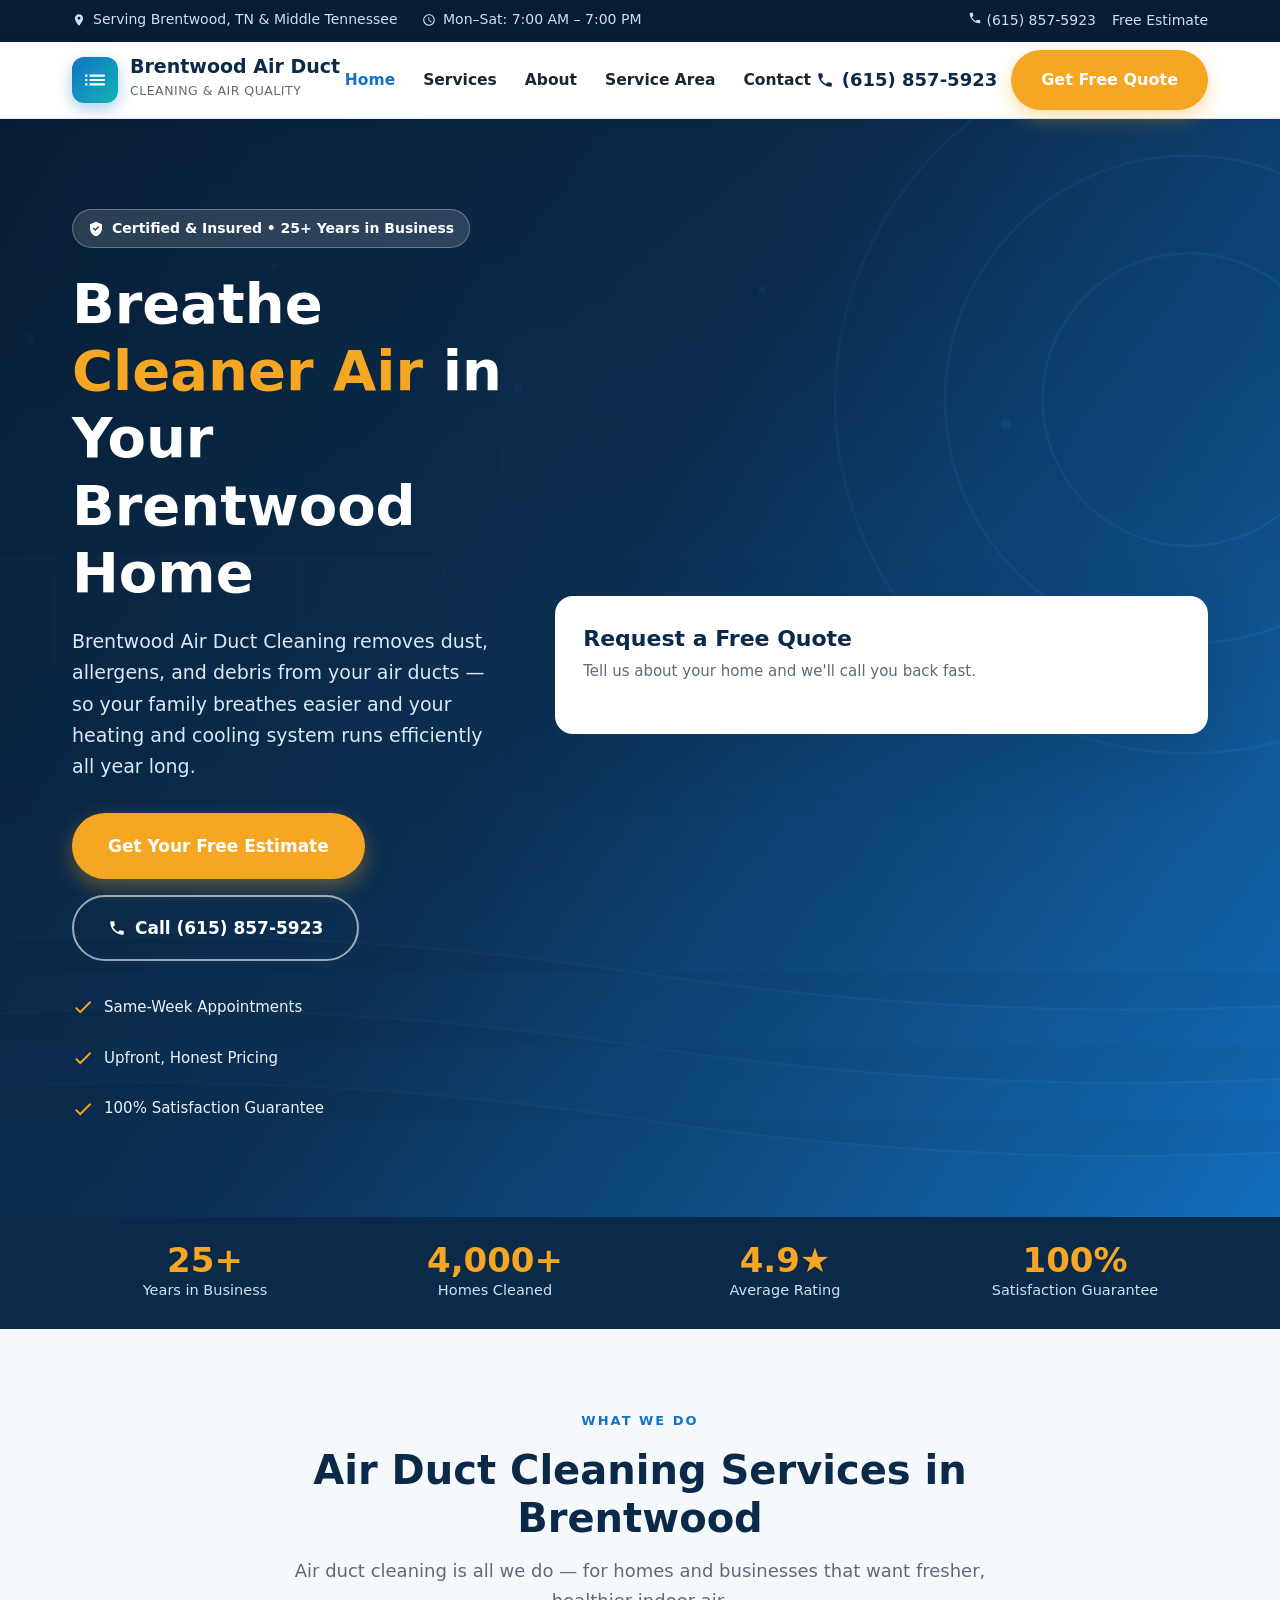
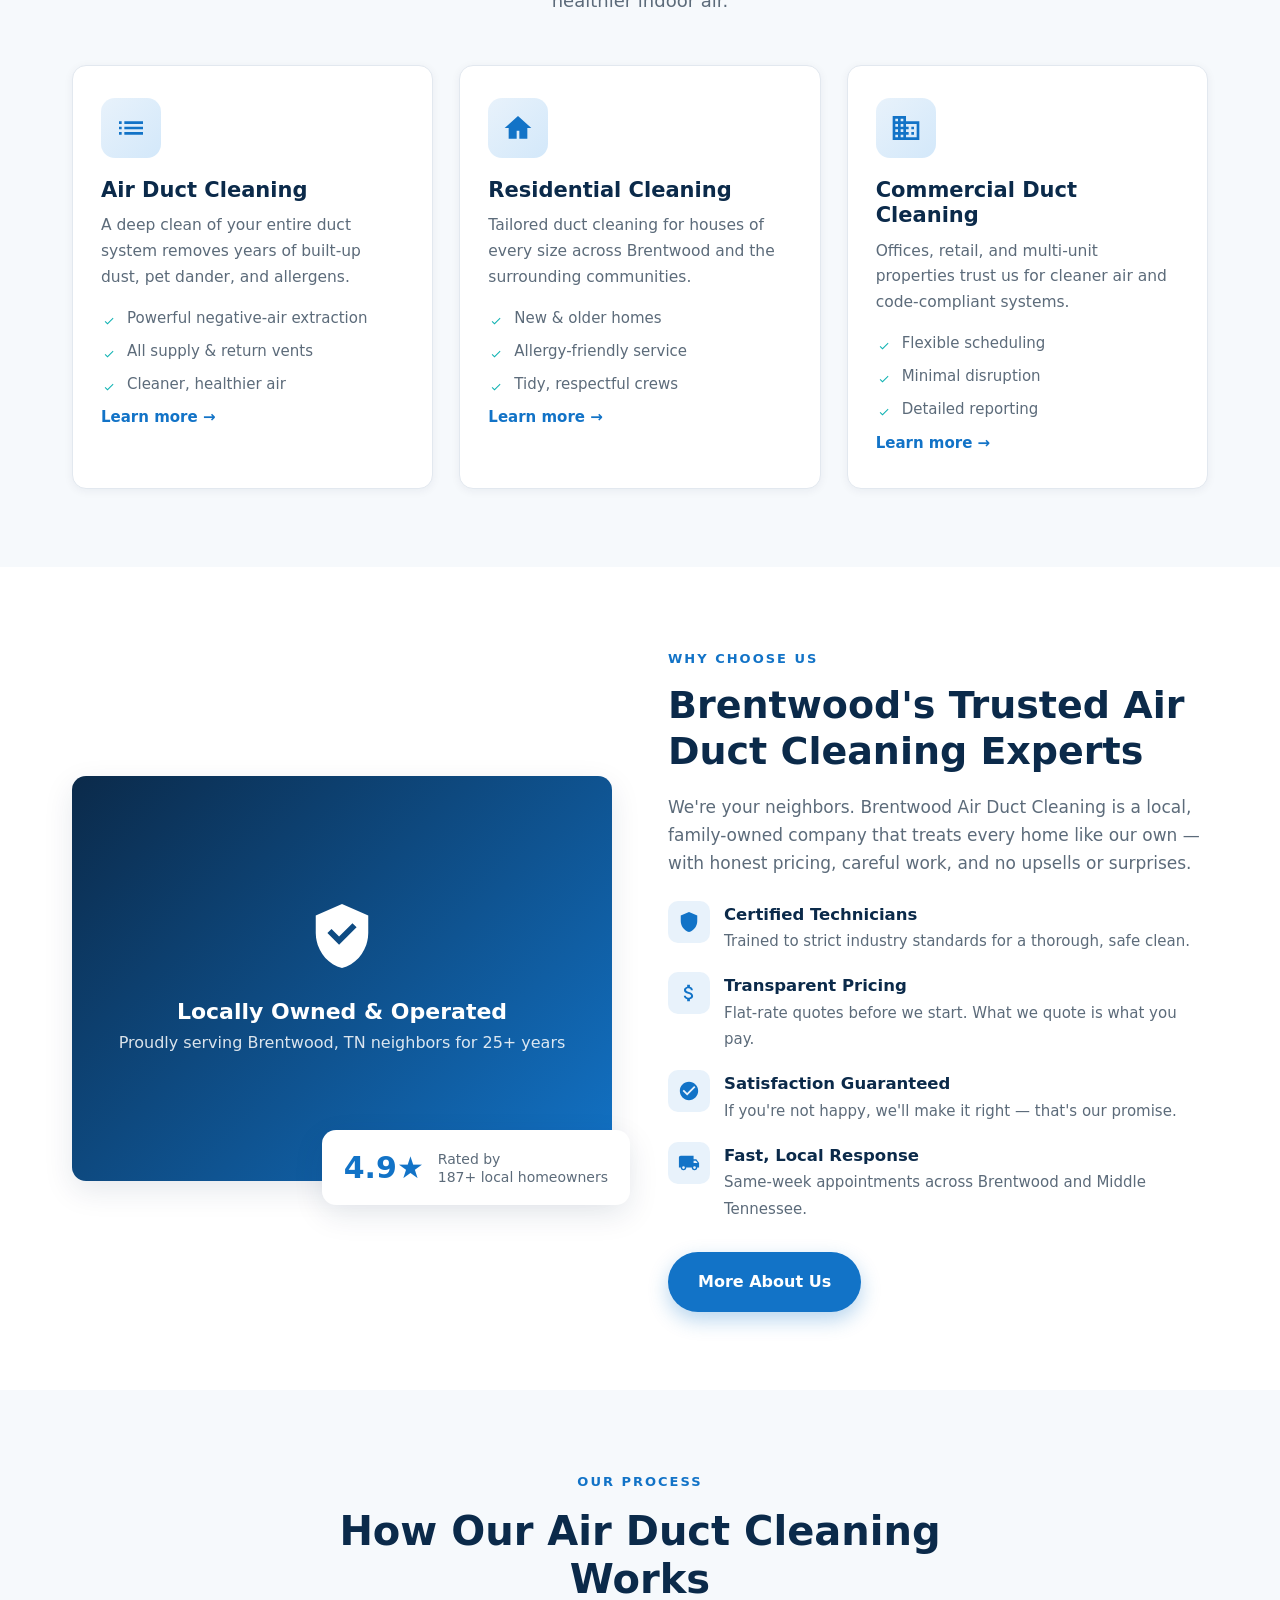
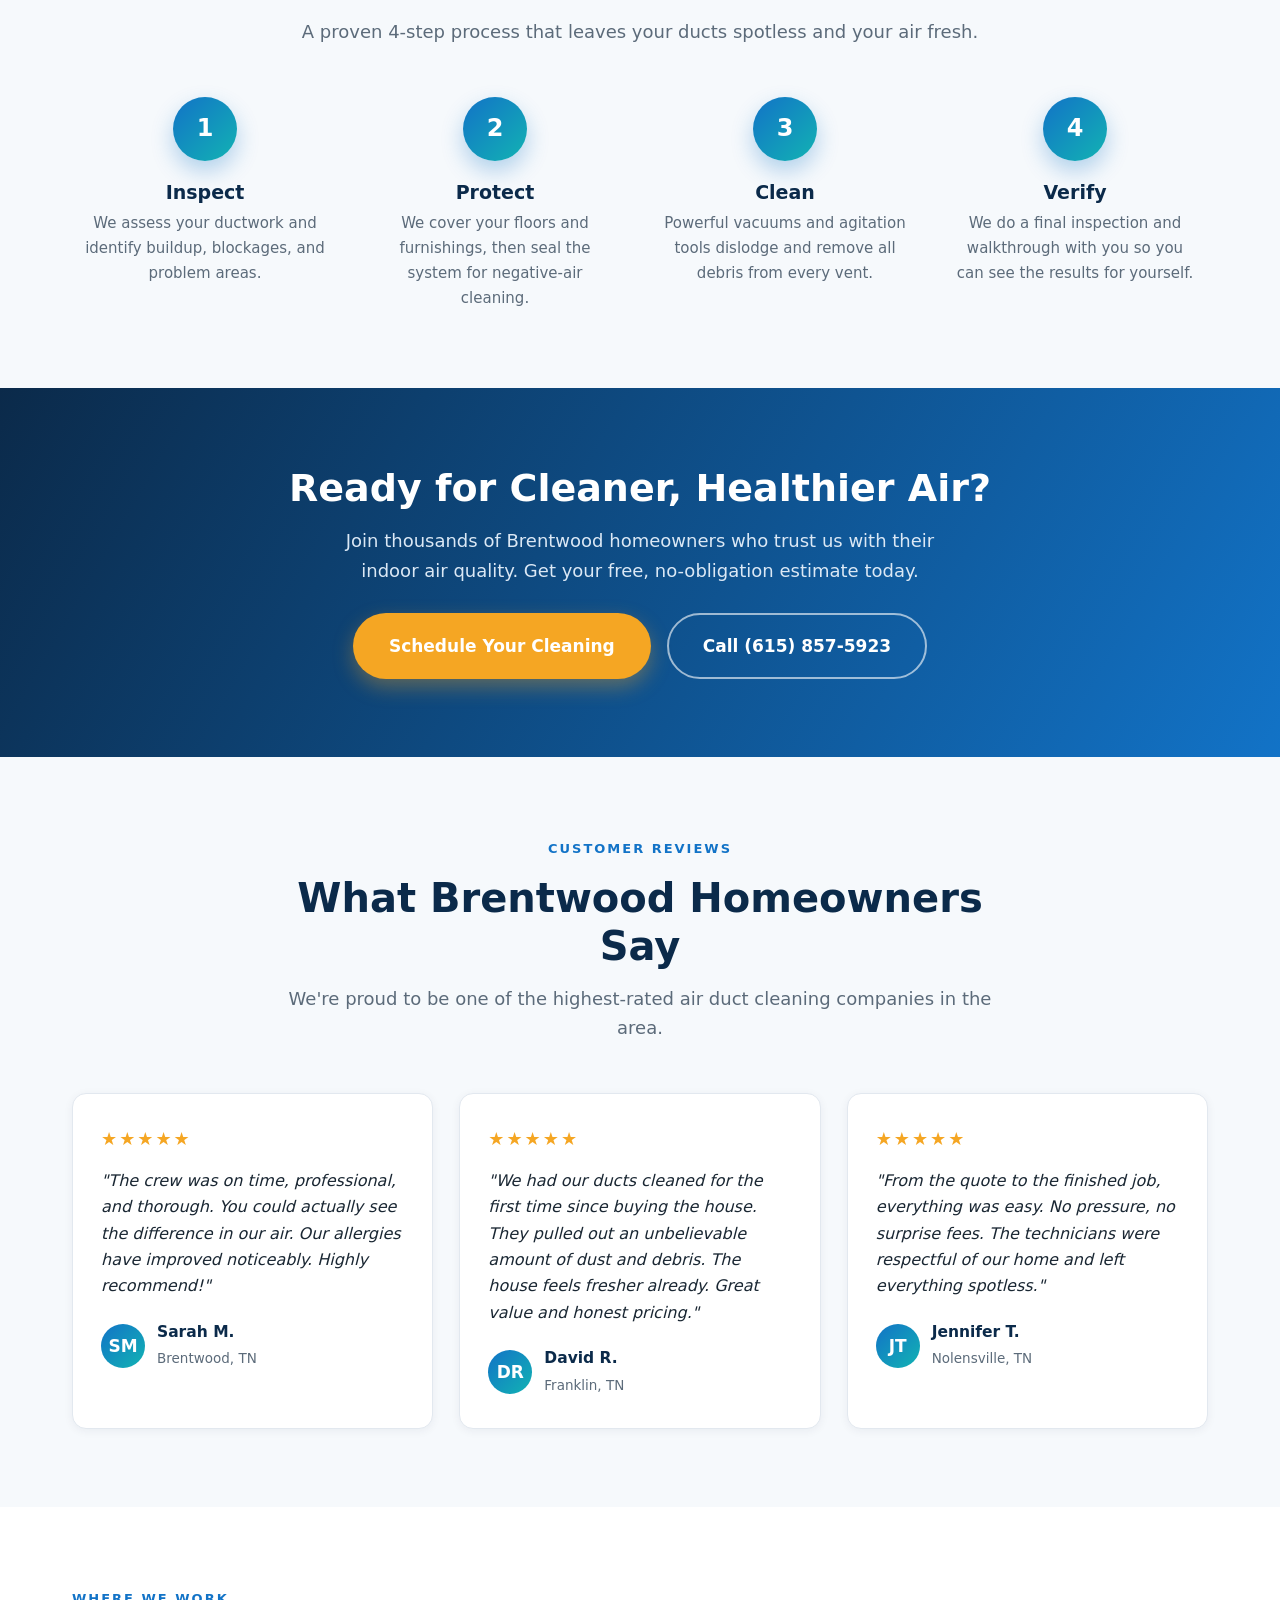
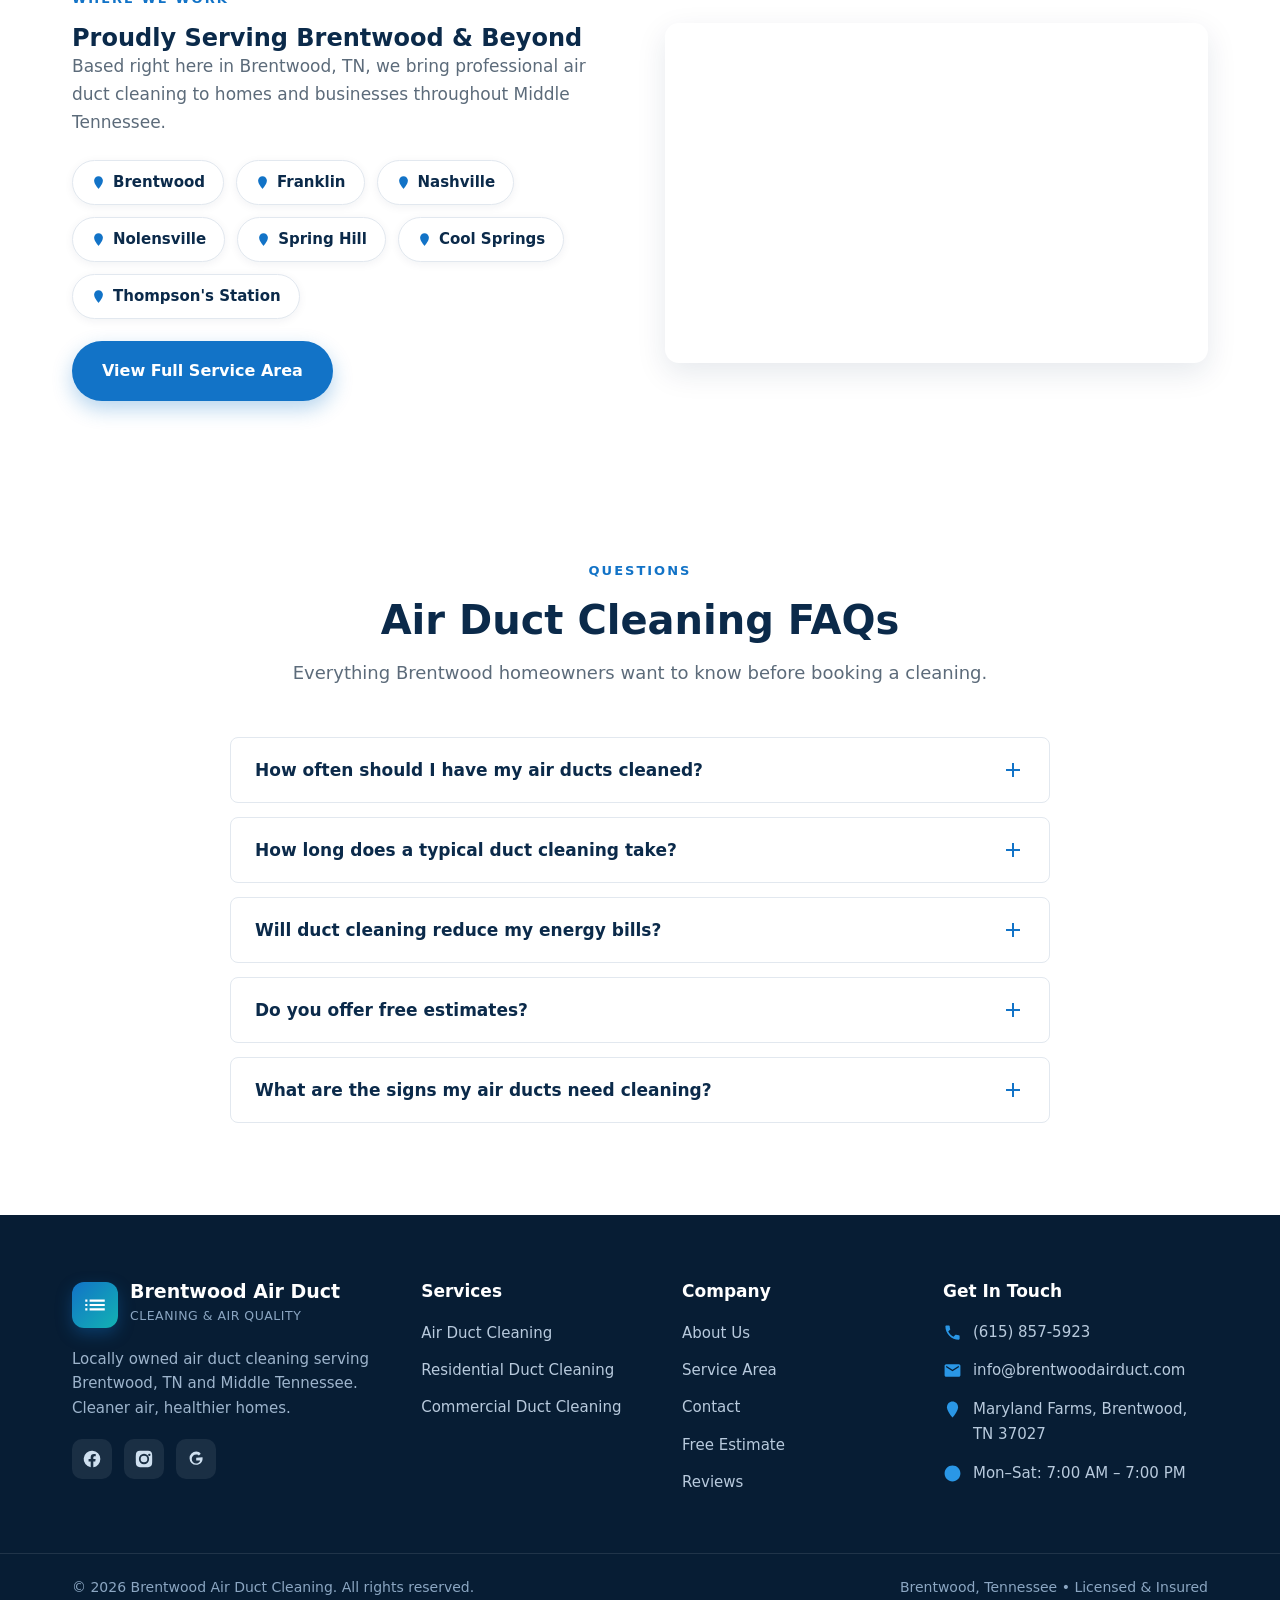
<file: index.html>
<!DOCTYPE html>
<html lang="en">
<head>
  <meta charset="UTF-8" />
  <meta name="viewport" content="width=device-width, initial-scale=1.0" />
  <title>Brentwood Air Duct Cleaning | Professional Air Duct Cleaning in Brentwood, TN</title>
  <meta name="description" content="Professional air duct cleaning in Brentwood, TN. Brentwood Air Duct Cleaning improves your indoor air quality with thorough residential & commercial duct cleaning. Free estimates — call (615) 857-5923." />
  <meta name="keywords" content="air duct cleaning Brentwood TN, duct cleaning Brentwood, residential duct cleaning Brentwood, commercial duct cleaning Brentwood Tennessee, indoor air quality Brentwood" />
  <link rel="canonical" href="https://brentwoodairduct.com/" />
  <meta name="robots" content="index, follow" />

  <!-- Open Graph -->
  <meta property="og:type" content="website" />
  <meta property="og:title" content="Brentwood Air Duct Cleaning | Breathe Cleaner Air in Brentwood, TN" />
  <meta property="og:description" content="Professional residential & commercial air duct cleaning serving Brentwood, TN and Middle Tennessee. Free estimates & same-week appointments." />
  <meta property="og:url" content="https://brentwoodairduct.com/" />

  <link rel="icon" href="/images/favicon.svg" type="image/svg+xml" />
  <link rel="stylesheet" href="/css/styles.css" />

  <!-- LocalBusiness Structured Data -->
  <script type="application/ld+json">
  {
    "@context": "https://schema.org",
    "@type": "HVACBusiness",
    "name": "Brentwood Air Duct Cleaning",
    "image": "https://brentwoodairduct.com/images/hero.svg",
    "description": "Professional residential and commercial air duct cleaning serving Brentwood, TN and surrounding Middle Tennessee communities.",
    "@id": "https://brentwoodairduct.com/",
    "url": "https://brentwoodairduct.com/",
    "telephone": "+1-615-857-5923",
    "priceRange": "$$",
    "address": {
      "@type": "PostalAddress",
      "streetAddress": "Maryland Farms",
      "addressLocality": "Brentwood",
      "addressRegion": "TN",
      "postalCode": "37027",
      "addressCountry": "US"
    },
    "geo": { "@type": "GeoCoordinates", "latitude": 35.9701, "longitude": -86.7822 },
    "areaServed": ["Brentwood TN", "Franklin TN", "Nashville TN", "Nolensville TN", "Spring Hill TN"],
    "openingHoursSpecification": [{
      "@type": "OpeningHoursSpecification",
      "dayOfWeek": ["Monday","Tuesday","Wednesday","Thursday","Friday","Saturday"],
      "opens": "07:00", "closes": "19:00"
    }],
    "aggregateRating": { "@type": "AggregateRating", "ratingValue": "4.9", "reviewCount": "187" }
  }
  </script>
</head>
<body>

  <!-- Top bar -->
  <div class="topbar">
    <div class="container">
      <div class="topbar-left">
        <span>
          <svg width="14" height="14" viewBox="0 0 24 24" fill="currentColor"><path d="M12 2C8.13 2 5 5.13 5 9c0 5.25 7 13 7 13s7-7.75 7-13c0-3.87-3.13-7-7-7zm0 9.5A2.5 2.5 0 1 1 12 6.5a2.5 2.5 0 0 1 0 5z"/></svg>
          Serving Brentwood, TN &amp; Middle Tennessee
        </span>
        <span>
          <svg width="14" height="14" viewBox="0 0 24 24" fill="currentColor"><path d="M11.99 2C6.47 2 2 6.48 2 12s4.47 10 9.99 10C17.52 22 22 17.52 22 12S17.52 2 11.99 2zM12 20c-4.42 0-8-3.58-8-8s3.58-8 8-8 8 3.58 8 8-3.58 8-8 8zm.5-13H11v6l5.25 3.15.75-1.23-4.5-2.67z"/></svg>
          Mon–Sat: 7:00 AM – 7:00 PM
        </span>
      </div>
      <div class="topbar-right">
        <a href="tel:+16158575923">
          <svg width="14" height="14" viewBox="0 0 24 24" fill="currentColor"><path d="M6.62 10.79c1.44 2.83 3.76 5.14 6.59 6.59l2.2-2.2c.27-.27.67-.36 1.02-.24 1.12.37 2.33.57 3.57.57.55 0 1 .45 1 1V20c0 .55-.45 1-1 1-9.39 0-17-7.61-17-17 0-.55.45-1 1-1h3.5c.55 0 1 .45 1 1 0 1.25.2 2.45.57 3.57.11.35.03.74-.25 1.02l-2.2 2.2z"/></svg>
          (615) 857-5923
        </a>
        <a href="/contact/">Free Estimate</a>
      </div>
    </div>
  </div>

  <!-- Header -->
  <header class="site-header">
    <div class="container nav">
      <a href="/" class="brand">
        <span class="brand-mark" aria-hidden="true">
          <svg viewBox="0 0 24 24" fill="currentColor"><path d="M3 13h2v-2H3v2zm0 4h2v-2H3v2zm0-8h2V7H3v2zm4 4h14v-2H7v2zm0 4h14v-2H7v2zM7 7v2h14V7H7z"/></svg>
        </span>
        <span class="brand-text">
          <b>Brentwood Air Duct</b>
          <span>Cleaning &amp; Air Quality</span>
        </span>
      </a>
      <ul class="nav-links">
        <li><a href="/">Home</a></li>
        <li><a href="/services/">Services</a></li>
        <li><a href="/about/">About</a></li>
        <li><a href="/service-area/">Service Area</a></li>
        <li><a href="/contact/">Contact</a></li>
      </ul>
      <div class="nav-cta">
        <a href="tel:+16158575923" class="nav-phone">
          <svg width="18" height="18" viewBox="0 0 24 24" fill="currentColor"><path d="M6.62 10.79c1.44 2.83 3.76 5.14 6.59 6.59l2.2-2.2c.27-.27.67-.36 1.02-.24 1.12.37 2.33.57 3.57.57.55 0 1 .45 1 1V20c0 .55-.45 1-1 1-9.39 0-17-7.61-17-17 0-.55.45-1 1-1h3.5c.55 0 1 .45 1 1 0 1.25.2 2.45.57 3.57.11.35.03.74-.25 1.02l-2.2 2.2z"/></svg>
          (615) 857-5923
        </a>
        <a href="/contact/" class="btn btn-primary">Get Free Quote</a>
      </div>
      <button class="nav-toggle" aria-label="Toggle menu"><span></span><span></span><span></span></button>
    </div>
  </header>

  <!-- Hero -->
  <section class="hero">
    <div class="container hero-grid">
      <div class="hero-copy">
        <span class="hero-badge">
          <svg width="16" height="16" viewBox="0 0 24 24" fill="currentColor"><path d="M12 1 3 5v6c0 5.55 3.84 10.74 9 12 5.16-1.26 9-6.45 9-12V5l-9-4zm-1 14-4-4 1.41-1.41L11 12.17l4.59-4.58L17 9l-6 6z"/></svg>
          Certified &amp; Insured • 25+ Years in Business
        </span>
        <h1>Breathe <span>Cleaner Air</span> in Your Brentwood Home</h1>
        <p class="lead">Brentwood Air Duct Cleaning removes dust, allergens, and debris from your air ducts — so your family breathes easier and your heating and cooling system runs efficiently all year long.</p>
        <div class="hero-actions">
          <a href="/contact/" class="btn btn-primary btn-lg">Get Your Free Estimate</a>
          <a href="tel:+16158575923" class="btn btn-outline btn-lg">
            <svg width="18" height="18" viewBox="0 0 24 24" fill="currentColor"><path d="M6.62 10.79c1.44 2.83 3.76 5.14 6.59 6.59l2.2-2.2c.27-.27.67-.36 1.02-.24 1.12.37 2.33.57 3.57.57.55 0 1 .45 1 1V20c0 .55-.45 1-1 1-9.39 0-17-7.61-17-17 0-.55.45-1 1-1h3.5c.55 0 1 .45 1 1 0 1.25.2 2.45.57 3.57.11.35.03.74-.25 1.02l-2.2 2.2z"/></svg>
            Call (615) 857-5923
          </a>
        </div>
        <div class="hero-trust">
          <div><svg viewBox="0 0 24 24" fill="currentColor"><path d="M9 16.17 4.83 12l-1.42 1.41L9 19 21 7l-1.41-1.41z"/></svg> Same-Week Appointments</div>
          <div><svg viewBox="0 0 24 24" fill="currentColor"><path d="M9 16.17 4.83 12l-1.42 1.41L9 19 21 7l-1.41-1.41z"/></svg> Upfront, Honest Pricing</div>
          <div><svg viewBox="0 0 24 24" fill="currentColor"><path d="M9 16.17 4.83 12l-1.42 1.41L9 19 21 7l-1.41-1.41z"/></svg> 100% Satisfaction Guarantee</div>
        </div>
      </div>

      <!-- Quote form card -->
      <div class="hero-card">
        <h3>Request a Free Quote</h3>
        <p>Tell us about your home and we'll call you back fast.</p>
        <script type="text/javascript" src="https://form.jotform.com/jsform/261934469412058"></script>
      </div>
    </div>
  </section>

  <!-- Trust bar -->
  <div class="trustbar">
    <div class="container">
      <div class="trust-stat"><b>25+</b><span>Years in Business</span></div>
      <div class="trust-stat"><b>4,000+</b><span>Homes Cleaned</span></div>
      <div class="trust-stat"><b>4.9★</b><span>Average Rating</span></div>
      <div class="trust-stat"><b>100%</b><span>Satisfaction Guarantee</span></div>
    </div>
  </div>

  <!-- Services -->
  <section class="services" id="services">
    <div class="container">
      <div class="section-head">
        <span class="eyebrow">What We Do</span>
        <h2>Air Duct Cleaning Services in Brentwood</h2>
        <p>Air duct cleaning is all we do — for homes and businesses that want fresher, healthier indoor air.</p>
      </div>
      <div class="cards">
        <div class="card">
          <div class="card-icon"><svg viewBox="0 0 24 24" fill="currentColor"><path d="M3 13h2v-2H3v2zm4 0h14v-2H7v2zM3 17h2v-2H3v2zm4 0h14v-2H7v2zM3 9h2V7H3v2zm4 0h14V7H7v2z"/></svg></div>
          <h3>Air Duct Cleaning</h3>
          <p>A deep clean of your entire duct system removes years of built-up dust, pet dander, and allergens.</p>
          <ul>
            <li>Powerful negative-air extraction</li>
            <li>All supply &amp; return vents</li>
            <li>Cleaner, healthier air</li>
          </ul>
          <a href="/services/#air-duct" class="card-link">Learn more →</a>
        </div>
        <div class="card">
          <div class="card-icon"><svg viewBox="0 0 24 24" fill="currentColor"><path d="M12 3 2 12h3v8h6v-6h2v6h6v-8h3L12 3z"/></svg></div>
          <h3>Residential Cleaning</h3>
          <p>Tailored duct cleaning for houses of every size across Brentwood and the surrounding communities.</p>
          <ul>
            <li>New &amp; older homes</li>
            <li>Allergy-friendly service</li>
            <li>Tidy, respectful crews</li>
          </ul>
          <a href="/services/#residential" class="card-link">Learn more →</a>
        </div>
        <div class="card">
          <div class="card-icon"><svg viewBox="0 0 24 24" fill="currentColor"><path d="M12 7V3H2v18h20V7H12zM6 19H4v-2h2v2zm0-4H4v-2h2v2zm0-4H4V9h2v2zm0-4H4V5h2v2zm4 12H8v-2h2v2zm0-4H8v-2h2v2zm0-4H8V9h2v2zm0-4H8V5h2v2zm10 12h-8v-2h2v-2h-2v-2h2v-2h-2V9h8v10zm-2-8h-2v2h2v-2zm0 4h-2v2h2v-2z"/></svg></div>
          <h3>Commercial Duct Cleaning</h3>
          <p>Offices, retail, and multi-unit properties trust us for cleaner air and code-compliant systems.</p>
          <ul>
            <li>Flexible scheduling</li>
            <li>Minimal disruption</li>
            <li>Detailed reporting</li>
          </ul>
          <a href="/services/#commercial" class="card-link">Learn more →</a>
        </div>
      </div>
    </div>
  </section>

  <!-- About / Why -->
  <section class="about">
    <div class="container split">
      <div class="split-media">
        <div class="media-box">
          <div>
            <svg width="70" height="70" viewBox="0 0 24 24" fill="currentColor" style="margin:0 auto 14px;"><path d="M12 1 3 5v6c0 5.55 3.84 10.74 9 12 5.16-1.26 9-6.45 9-12V5l-9-4zm-1 14-4-4 1.41-1.41L11 12.17l4.59-4.58L17 9l-6 6z"/></svg>
            <b style="font-size:22px;display:block;">Locally Owned &amp; Operated</b>
            <span style="opacity:.85;">Proudly serving Brentwood, TN neighbors for 25+ years</span>
          </div>
        </div>
        <div class="badge-float">
          <span class="bf-num">4.9★</span>
          <span>Rated by<br>187+ local homeowners</span>
        </div>
      </div>
      <div>
        <span class="eyebrow">Why Choose Us</span>
        <h2>Brentwood's Trusted Air Duct Cleaning Experts</h2>
        <p>We're your neighbors. Brentwood Air Duct Cleaning is a local, family-owned company that treats every home like our own — with honest pricing, careful work, and no upsells or surprises.</p>
        <ul class="feature-list">
          <li>
            <span class="fi"><svg viewBox="0 0 24 24" fill="currentColor"><path d="M12 1 3 5v6c0 5.55 3.84 10.74 9 12 5.16-1.26 9-6.45 9-12V5z"/></svg></span>
            <div><b>Certified Technicians</b><span>Trained to strict industry standards for a thorough, safe clean.</span></div>
          </li>
          <li>
            <span class="fi"><svg viewBox="0 0 24 24" fill="currentColor"><path d="M11.8 10.9c-2.27-.59-3-1.2-3-2.15 0-1.09 1.01-1.85 2.7-1.85 1.78 0 2.44.85 2.5 2.1h2.21c-.07-1.72-1.12-3.3-3.21-3.81V3h-3v2.16c-1.94.42-3.5 1.68-3.5 3.61 0 2.31 1.91 3.46 4.7 4.13 2.5.6 3 1.48 3 2.41 0 .69-.49 1.79-2.7 1.79-2.06 0-2.87-.92-2.98-2.1h-2.2c.12 2.19 1.76 3.42 3.68 3.83V21h3v-2.15c1.95-.37 3.5-1.5 3.5-3.55 0-2.84-2.43-3.81-4.7-4.4z"/></svg></span>
            <div><b>Transparent Pricing</b><span>Flat-rate quotes before we start. What we quote is what you pay.</span></div>
          </li>
          <li>
            <span class="fi"><svg viewBox="0 0 24 24" fill="currentColor"><path d="M12 2C6.48 2 2 6.48 2 12s4.48 10 10 10 10-4.48 10-10S17.52 2 12 2zm-2 15-5-5 1.41-1.41L10 14.17l7.59-7.59L19 8l-9 9z"/></svg></span>
            <div><b>Satisfaction Guaranteed</b><span>If you're not happy, we'll make it right — that's our promise.</span></div>
          </li>
          <li>
            <span class="fi"><svg viewBox="0 0 24 24" fill="currentColor"><path d="M20 8h-3V4H3c-1.1 0-2 .9-2 2v11h2a3 3 0 0 0 6 0h6a3 3 0 0 0 6 0h2v-5l-3-4zM6 18.5A1.5 1.5 0 1 1 7.5 17 1.5 1.5 0 0 1 6 18.5zM18 18.5A1.5 1.5 0 1 1 19.5 17 1.5 1.5 0 0 1 18 18.5zM17 12V9.5h2.5L21.46 12z"/></svg></span>
            <div><b>Fast, Local Response</b><span>Same-week appointments across Brentwood and Middle Tennessee.</span></div>
          </li>
        </ul>
        <a href="/about/" class="btn btn-blue">More About Us</a>
      </div>
    </div>
  </section>

  <!-- Process -->
  <section class="process">
    <div class="container">
      <div class="section-head">
        <span class="eyebrow">Our Process</span>
        <h2>How Our Air Duct Cleaning Works</h2>
        <p>A proven 4-step process that leaves your ducts spotless and your air fresh.</p>
      </div>
      <div class="steps">
        <div class="step">
          <div class="step-num">1</div>
          <h3>Inspect</h3>
          <p>We assess your ductwork and identify buildup, blockages, and problem areas.</p>
        </div>
        <div class="step">
          <div class="step-num">2</div>
          <h3>Protect</h3>
          <p>We cover your floors and furnishings, then seal the system for negative-air cleaning.</p>
        </div>
        <div class="step">
          <div class="step-num">3</div>
          <h3>Clean</h3>
          <p>Powerful vacuums and agitation tools dislodge and remove all debris from every vent.</p>
        </div>
        <div class="step">
          <div class="step-num">4</div>
          <h3>Verify</h3>
          <p>We do a final inspection and walkthrough with you so you can see the results for yourself.</p>
        </div>
      </div>
    </div>
  </section>

  <!-- CTA band -->
  <section class="cta-band">
    <div class="container">
      <h2>Ready for Cleaner, Healthier Air?</h2>
      <p>Join thousands of Brentwood homeowners who trust us with their indoor air quality. Get your free, no-obligation estimate today.</p>
      <div class="cta-actions">
        <a href="/contact/" class="btn btn-primary btn-lg">Schedule Your Cleaning</a>
        <a href="tel:+16158575923" class="btn btn-outline btn-lg">Call (615) 857-5923</a>
      </div>
    </div>
  </section>

  <!-- Reviews -->
  <section class="reviews">
    <div class="container">
      <div class="section-head">
        <span class="eyebrow">Customer Reviews</span>
        <h2>What Brentwood Homeowners Say</h2>
        <p>We're proud to be one of the highest-rated air duct cleaning companies in the area.</p>
      </div>
      <div class="review-grid">
        <div class="review">
          <div class="stars">★★★★★</div>
          <p>"The crew was on time, professional, and thorough. You could actually see the difference in our air. Our allergies have improved noticeably. Highly recommend!"</p>
          <div class="review-author">
            <span class="avatar">SM</span>
            <div><b>Sarah M.</b><span>Brentwood, TN</span></div>
          </div>
        </div>
        <div class="review">
          <div class="stars">★★★★★</div>
          <p>"We had our ducts cleaned for the first time since buying the house. They pulled out an unbelievable amount of dust and debris. The house feels fresher already. Great value and honest pricing."</p>
          <div class="review-author">
            <span class="avatar">DR</span>
            <div><b>David R.</b><span>Franklin, TN</span></div>
          </div>
        </div>
        <div class="review">
          <div class="stars">★★★★★</div>
          <p>"From the quote to the finished job, everything was easy. No pressure, no surprise fees. The technicians were respectful of our home and left everything spotless."</p>
          <div class="review-author">
            <span class="avatar">JT</span>
            <div><b>Jennifer T.</b><span>Nolensville, TN</span></div>
          </div>
        </div>
      </div>
    </div>
  </section>

  <!-- Service area -->
  <section class="service-area">
    <div class="container area-grid">
      <div>
        <span class="eyebrow">Where We Work</span>
        <h2>Proudly Serving Brentwood &amp; Beyond</h2>
        <p style="color:var(--muted);font-size:17px;">Based right here in Brentwood, TN, we bring professional air duct cleaning to homes and businesses throughout Middle Tennessee.</p>
        <div class="area-list">
          <span><svg viewBox="0 0 24 24" fill="currentColor"><path d="M12 2C8.13 2 5 5.13 5 9c0 5.25 7 13 7 13s7-7.75 7-13c0-3.87-3.13-7-7-7z"/></svg> Brentwood</span>
          <span><svg viewBox="0 0 24 24" fill="currentColor"><path d="M12 2C8.13 2 5 5.13 5 9c0 5.25 7 13 7 13s7-7.75 7-13c0-3.87-3.13-7-7-7z"/></svg> Franklin</span>
          <span><svg viewBox="0 0 24 24" fill="currentColor"><path d="M12 2C8.13 2 5 5.13 5 9c0 5.25 7 13 7 13s7-7.75 7-13c0-3.87-3.13-7-7-7z"/></svg> Nashville</span>
          <span><svg viewBox="0 0 24 24" fill="currentColor"><path d="M12 2C8.13 2 5 5.13 5 9c0 5.25 7 13 7 13s7-7.75 7-13c0-3.87-3.13-7-7-7z"/></svg> Nolensville</span>
          <span><svg viewBox="0 0 24 24" fill="currentColor"><path d="M12 2C8.13 2 5 5.13 5 9c0 5.25 7 13 7 13s7-7.75 7-13c0-3.87-3.13-7-7-7z"/></svg> Spring Hill</span>
          <span><svg viewBox="0 0 24 24" fill="currentColor"><path d="M12 2C8.13 2 5 5.13 5 9c0 5.25 7 13 7 13s7-7.75 7-13c0-3.87-3.13-7-7-7z"/></svg> Cool Springs</span>
          <span><svg viewBox="0 0 24 24" fill="currentColor"><path d="M12 2C8.13 2 5 5.13 5 9c0 5.25 7 13 7 13s7-7.75 7-13c0-3.87-3.13-7-7-7z"/></svg> Thompson's Station</span>
        </div>
        <p style="margin-top:22px;"><a href="/service-area/" class="btn btn-blue">View Full Service Area</a></p>
      </div>
      <div class="area-map">
        <iframe
          title="Brentwood, TN service area map"
          src="https://www.google.com/maps?q=Brentwood,+TN&output=embed"
          loading="lazy" referrerpolicy="no-referrer-when-downgrade"></iframe>
      </div>
    </div>
  </section>

  <!-- FAQ -->
  <section class="faq">
    <div class="container">
      <div class="section-head">
        <span class="eyebrow">Questions</span>
        <h2>Air Duct Cleaning FAQs</h2>
        <p>Everything Brentwood homeowners want to know before booking a cleaning.</p>
      </div>
      <div class="faq-wrap">
        <div class="faq-item">
          <button class="faq-q">How often should I have my air ducts cleaned?
            <svg class="ico" viewBox="0 0 24 24" fill="currentColor"><path d="M19 13h-6v6h-2v-6H5v-2h6V5h2v6h6v2z"/></svg>
          </button>
          <div class="faq-a"><p>Industry guidelines recommend cleaning residential air ducts every 3 to 5 years. Homes with pets, allergy sufferers, recent renovations, or smokers may benefit from more frequent cleaning.</p></div>
        </div>
        <div class="faq-item">
          <button class="faq-q">How long does a typical duct cleaning take?
            <svg class="ico" viewBox="0 0 24 24" fill="currentColor"><path d="M19 13h-6v6h-2v-6H5v-2h6V5h2v6h6v2z"/></svg>
          </button>
          <div class="faq-a"><p>Most residential air duct cleanings take between 2 and 4 hours, depending on the size of your home and the number of vents and systems. We'll give you an accurate time estimate with your quote.</p></div>
        </div>
        <div class="faq-item">
          <button class="faq-q">Will duct cleaning reduce my energy bills?
            <svg class="ico" viewBox="0 0 24 24" fill="currentColor"><path d="M19 13h-6v6h-2v-6H5v-2h6V5h2v6h6v2z"/></svg>
          </button>
          <div class="faq-a"><p>Yes — when your ducts are free of debris, air flows more freely and your system doesn't have to work as hard. Many homeowners see improved efficiency and lower heating and cooling costs.</p></div>
        </div>
        <div class="faq-item">
          <button class="faq-q">Do you offer free estimates?
            <svg class="ico" viewBox="0 0 24 24" fill="currentColor"><path d="M19 13h-6v6h-2v-6H5v-2h6V5h2v6h6v2z"/></svg>
          </button>
          <div class="faq-a"><p>Absolutely. Every quote is free and comes with no obligation. Just call us at (615) 857-5923 or fill out our online form and we'll get right back to you.</p></div>
        </div>
        <div class="faq-item">
          <button class="faq-q">What are the signs my air ducts need cleaning?
            <svg class="ico" viewBox="0 0 24 24" fill="currentColor"><path d="M19 13h-6v6h-2v-6H5v-2h6V5h2v6h6v2z"/></svg>
          </button>
          <div class="faq-a"><p>Common signs include visible dust around vents, dust that returns soon after cleaning, musty smells when the system runs, worsening allergy symptoms, and uneven airflow between rooms. Ducts should also be cleaned after renovations or when moving into a new home.</p></div>
        </div>
      </div>
    </div>
  </section>

  <!-- Footer -->
  <footer class="site-footer">
    <div class="container footer-grid">
      <div class="footer-brand">
        <a href="/" class="brand">
          <span class="brand-mark" aria-hidden="true">
            <svg viewBox="0 0 24 24" fill="currentColor"><path d="M3 13h2v-2H3v2zm0 4h2v-2H3v2zm0-8h2V7H3v2zm4 4h14v-2H7v2zm0 4h14v-2H7v2zM7 7v2h14V7H7z"/></svg>
          </span>
          <span class="brand-text">
            <b>Brentwood Air Duct</b>
            <span>Cleaning &amp; Air Quality</span>
          </span>
        </a>
        <p>Locally owned air duct cleaning serving Brentwood, TN and Middle Tennessee. Cleaner air, healthier homes.</p>
        <div class="footer-social">
          <a href="#" aria-label="Facebook"><svg viewBox="0 0 24 24" fill="currentColor"><path d="M22 12a10 10 0 1 0-11.56 9.88v-6.99H7.9V12h2.54V9.8c0-2.5 1.49-3.89 3.78-3.89 1.09 0 2.24.2 2.24.2v2.46h-1.26c-1.24 0-1.63.77-1.63 1.56V12h2.78l-.44 2.89h-2.34v6.99A10 10 0 0 0 22 12z"/></svg></a>
          <a href="#" aria-label="Instagram"><svg viewBox="0 0 24 24" fill="currentColor"><path d="M12 2.16c3.2 0 3.58 0 4.85.07 3.25.15 4.77 1.69 4.92 4.92.06 1.27.07 1.65.07 4.85s0 3.58-.07 4.85c-.15 3.23-1.66 4.77-4.92 4.92-1.27.06-1.65.07-4.85.07s-3.58 0-4.85-.07c-3.26-.15-4.77-1.7-4.92-4.92-.06-1.27-.07-1.65-.07-4.85s0-3.58.07-4.85C2.38 3.92 3.9 2.38 7.15 2.23 8.42 2.17 8.8 2.16 12 2.16zm0 3.68a6.16 6.16 0 1 0 0 12.32 6.16 6.16 0 0 0 0-12.32zm0 10.16a4 4 0 1 1 0-8 4 4 0 0 1 0 8zm6.41-10.4a1.44 1.44 0 1 0 0 2.88 1.44 1.44 0 0 0 0-2.88z"/></svg></a>
          <a href="#" aria-label="Google"><svg viewBox="0 0 24 24" fill="currentColor"><path d="M12.24 10.4v3.36h4.71c-.19 1.22-1.4 3.58-4.71 3.58a5.34 5.34 0 0 1 0-10.68c1.58 0 2.63.67 3.24 1.24l2.21-2.13C16.46 3.9 14.55 3 12.24 3a8 8 0 1 0 0 16c4.62 0 7.68-3.25 7.68-7.83 0-.53-.06-.93-.13-1.33z"/></svg></a>
        </div>
      </div>
      <div>
        <h4>Services</h4>
        <ul class="footer-links">
          <li><a href="/services/#air-duct">Air Duct Cleaning</a></li>
          <li><a href="/services/#residential">Residential Duct Cleaning</a></li>
          <li><a href="/services/#commercial">Commercial Duct Cleaning</a></li>
        </ul>
      </div>
      <div>
        <h4>Company</h4>
        <ul class="footer-links">
          <li><a href="/about/">About Us</a></li>
          <li><a href="/service-area/">Service Area</a></li>
          <li><a href="/contact/">Contact</a></li>
          <li><a href="/contact/">Free Estimate</a></li>
          <li><a href="/#services">Reviews</a></li>
        </ul>
      </div>
      <div>
        <h4>Get In Touch</h4>
        <ul class="footer-contact">
          <li><svg viewBox="0 0 24 24" fill="currentColor"><path d="M6.62 10.79c1.44 2.83 3.76 5.14 6.59 6.59l2.2-2.2c.27-.27.67-.36 1.02-.24 1.12.37 2.33.57 3.57.57.55 0 1 .45 1 1V20c0 .55-.45 1-1 1-9.39 0-17-7.61-17-17 0-.55.45-1 1-1h3.5c.55 0 1 .45 1 1 0 1.25.2 2.45.57 3.57.11.35.03.74-.25 1.02l-2.2 2.2z"/></svg> <a href="tel:+16158575923">(615) 857-5923</a></li>
          <li><svg viewBox="0 0 24 24" fill="currentColor"><path d="M20 4H4c-1.1 0-2 .9-2 2v12c0 1.1.9 2 2 2h16c1.1 0 2-.9 2-2V6c0-1.1-.9-2-2-2zm0 4-8 5-8-5V6l8 5 8-5v2z"/></svg> <a href="mailto:info@brentwoodairduct.com">info@brentwoodairduct.com</a></li>
          <li><svg viewBox="0 0 24 24" fill="currentColor"><path d="M12 2C8.13 2 5 5.13 5 9c0 5.25 7 13 7 13s7-7.75 7-13c0-3.87-3.13-7-7-7z"/></svg> Maryland Farms, Brentwood, TN 37027</li>
          <li><svg viewBox="0 0 24 24" fill="currentColor"><path d="M11.99 2C6.47 2 2 6.48 2 12s4.47 10 9.99 10C17.52 22 22 17.52 22 12S17.52 2 11.99 2zM12.5 7H11v6l5.25 3.15.75-1.23-4.5-2.67z"/></svg> Mon–Sat: 7:00 AM – 7:00 PM</li>
        </ul>
      </div>
    </div>
    <div class="footer-bottom">
      <div class="container">
        <span>© <span data-year>2026</span> Brentwood Air Duct Cleaning. All rights reserved.</span>
        <span>Brentwood, Tennessee • Licensed &amp; Insured</span>
      </div>
    </div>
  </footer>

  <a href="tel:+16158575923" class="float-call" aria-label="Call now">
    <svg viewBox="0 0 24 24" fill="currentColor"><path d="M6.62 10.79c1.44 2.83 3.76 5.14 6.59 6.59l2.2-2.2c.27-.27.67-.36 1.02-.24 1.12.37 2.33.57 3.57.57.55 0 1 .45 1 1V20c0 .55-.45 1-1 1-9.39 0-17-7.61-17-17 0-.55.45-1 1-1h3.5c.55 0 1 .45 1 1 0 1.25.2 2.45.57 3.57.11.35.03.74-.25 1.02l-2.2 2.2z"/></svg>
  </a>

  <script src="/js/main.js"></script>
</body>
</html>
</file>
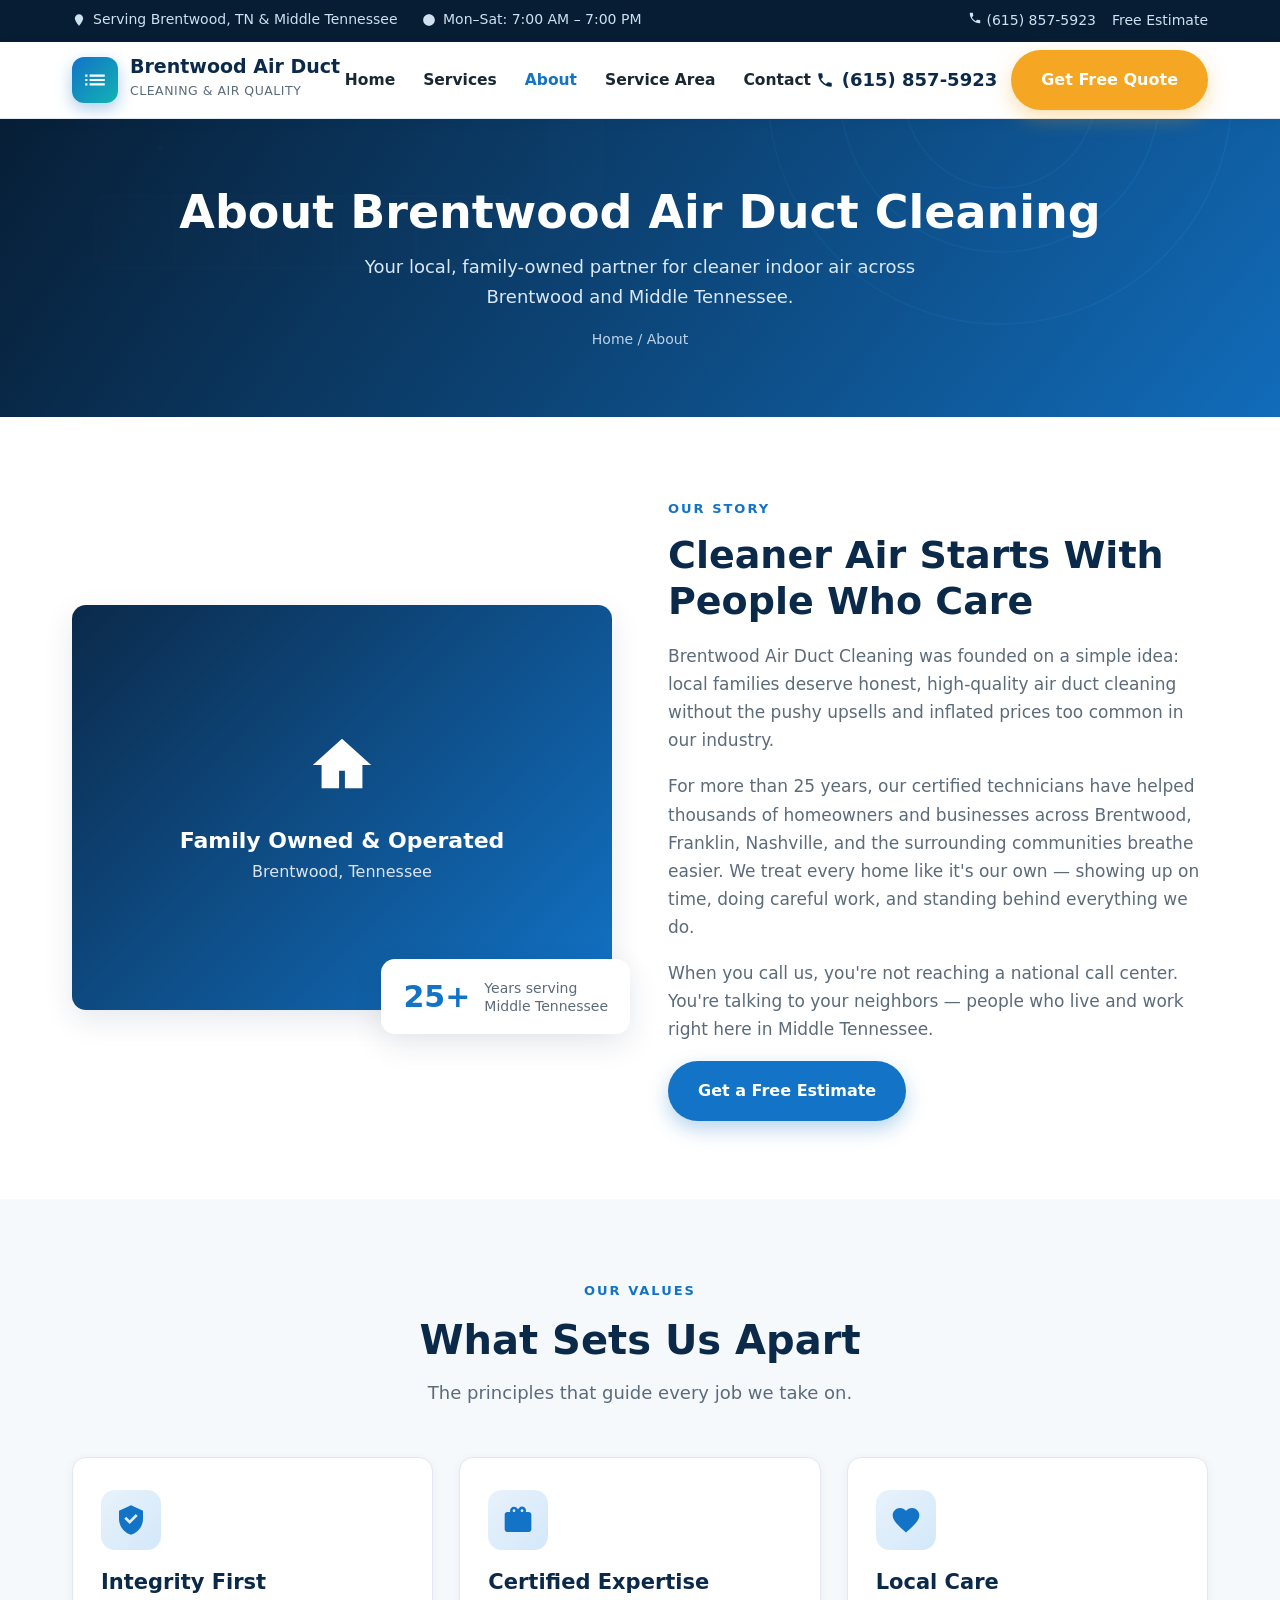
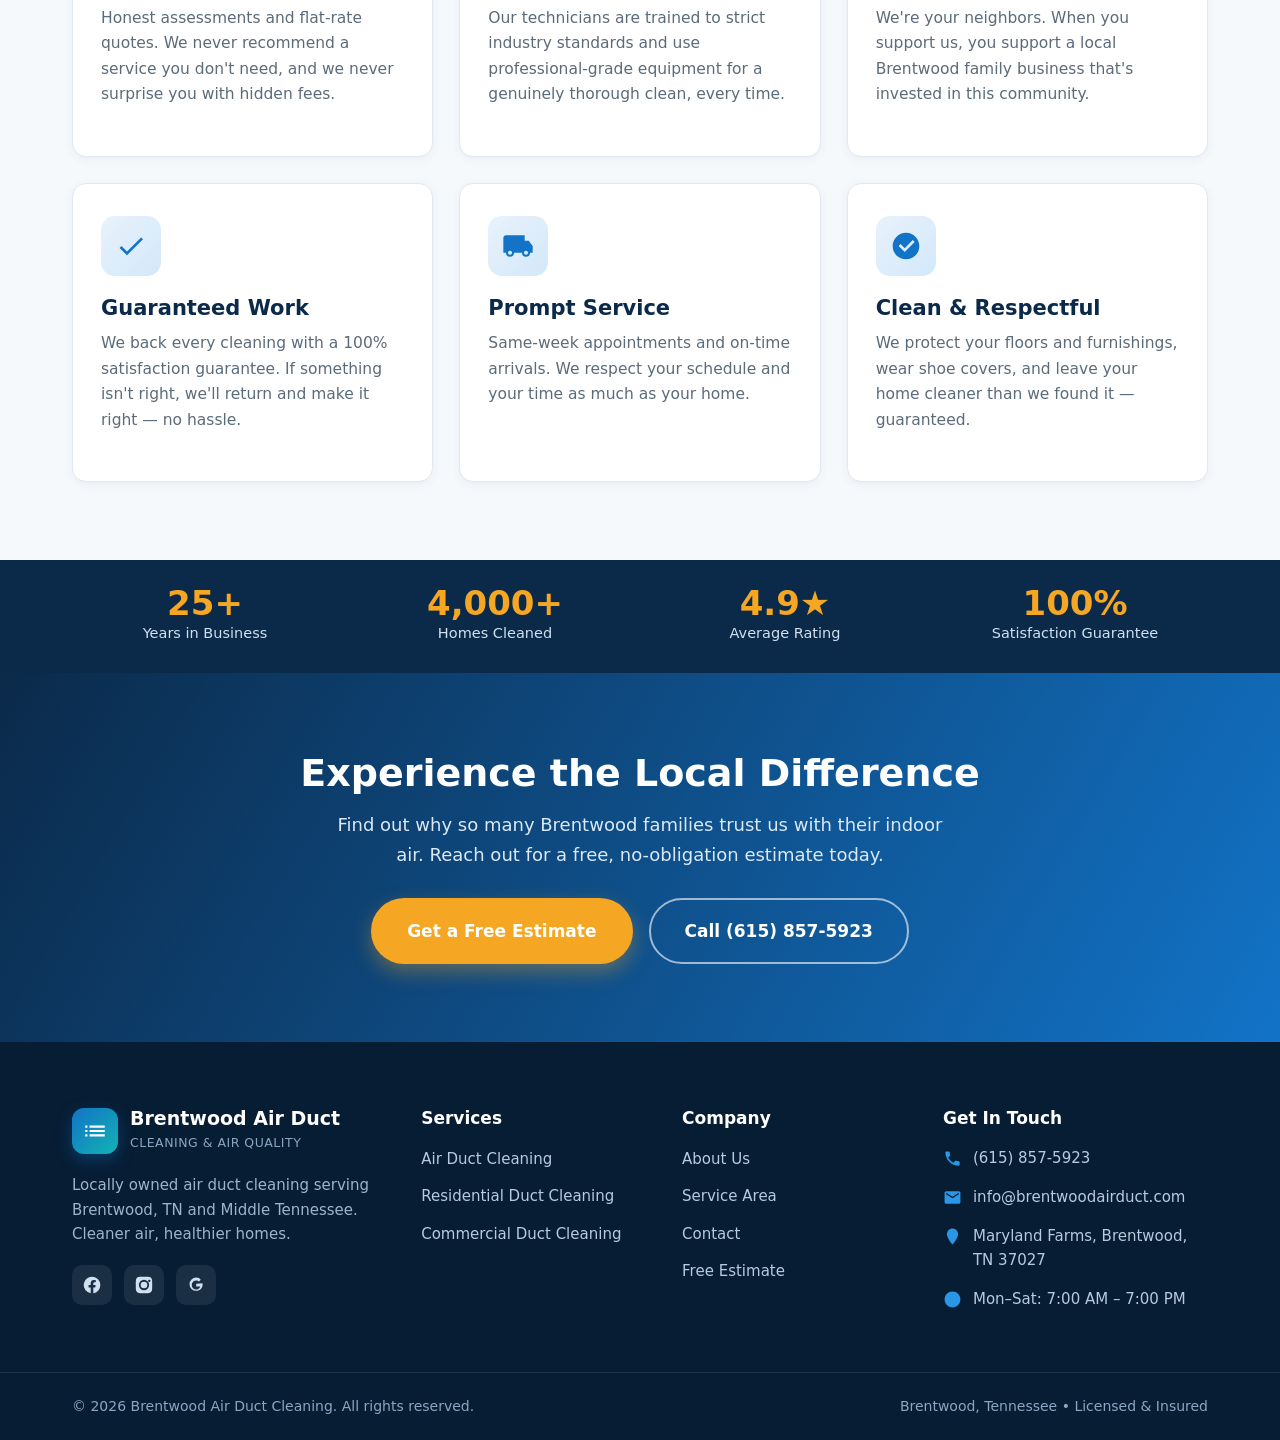
<file: about/index.html>
<!DOCTYPE html>
<html lang="en">
<head>
  <meta charset="UTF-8" />
  <meta name="viewport" content="width=device-width, initial-scale=1.0" />
  <title>About Us | Brentwood Air Duct Cleaning — Local Air Duct Experts in Brentwood, TN</title>
  <meta name="description" content="Learn about Brentwood Air Duct Cleaning — a locally owned, certified air duct cleaning company proudly serving Brentwood, TN and Middle Tennessee for more than 25 years." />
  <link rel="canonical" href="https://brentwoodairduct.com/about/" />
  <link rel="icon" href="/images/favicon.svg" type="image/svg+xml" />
  <link rel="stylesheet" href="/css/styles.css" />
</head>
<body>

  <div class="topbar">
    <div class="container">
      <div class="topbar-left">
        <span><svg width="14" height="14" viewBox="0 0 24 24" fill="currentColor"><path d="M12 2C8.13 2 5 5.13 5 9c0 5.25 7 13 7 13s7-7.75 7-13c0-3.87-3.13-7-7-7z"/></svg> Serving Brentwood, TN &amp; Middle Tennessee</span>
        <span><svg width="14" height="14" viewBox="0 0 24 24" fill="currentColor"><path d="M11.99 2C6.47 2 2 6.48 2 12s4.47 10 9.99 10C17.52 22 22 17.52 22 12 22 6.48 17.52 2 11.99 2zM12.5 7H11v6l5.25 3.15.75-1.23-4.5-2.67z"/></svg> Mon–Sat: 7:00 AM – 7:00 PM</span>
      </div>
      <div class="topbar-right">
        <a href="tel:+16158575923"><svg width="14" height="14" viewBox="0 0 24 24" fill="currentColor"><path d="M6.62 10.79c1.44 2.83 3.76 5.14 6.59 6.59l2.2-2.2c.27-.27.67-.36 1.02-.24 1.12.37 2.33.57 3.57.57.55 0 1 .45 1 1V20c0 .55-.45 1-1 1-9.39 0-17-7.61-17-17 0-.55.45-1 1-1h3.5c.55 0 1 .45 1 1 0 1.25.2 2.45.57 3.57.11.35.03.74-.25 1.02l-2.2 2.2z"/></svg> (615) 857-5923</a>
        <a href="/contact/">Free Estimate</a>
      </div>
    </div>
  </div>

  <header class="site-header">
    <div class="container nav">
      <a href="/" class="brand">
        <span class="brand-mark" aria-hidden="true"><svg viewBox="0 0 24 24" fill="currentColor"><path d="M3 13h2v-2H3v2zm0 4h2v-2H3v2zm0-8h2V7H3v2zm4 4h14v-2H7v2zm0 4h14v-2H7v2zM7 7v2h14V7H7z"/></svg></span>
        <span class="brand-text"><b>Brentwood Air Duct</b><span>Cleaning &amp; Air Quality</span></span>
      </a>
      <ul class="nav-links">
        <li><a href="/">Home</a></li>
        <li><a href="/services/">Services</a></li>
        <li><a href="/about/">About</a></li>
        <li><a href="/service-area/">Service Area</a></li>
        <li><a href="/contact/">Contact</a></li>
      </ul>
      <div class="nav-cta">
        <a href="tel:+16158575923" class="nav-phone"><svg width="18" height="18" viewBox="0 0 24 24" fill="currentColor"><path d="M6.62 10.79c1.44 2.83 3.76 5.14 6.59 6.59l2.2-2.2c.27-.27.67-.36 1.02-.24 1.12.37 2.33.57 3.57.57.55 0 1 .45 1 1V20c0 .55-.45 1-1 1-9.39 0-17-7.61-17-17 0-.55.45-1 1-1h3.5c.55 0 1 .45 1 1 0 1.25.2 2.45.57 3.57.11.35.03.74-.25 1.02l-2.2 2.2z"/></svg> (615) 857-5923</a>
        <a href="/contact/" class="btn btn-primary">Get Free Quote</a>
      </div>
      <button class="nav-toggle" aria-label="Toggle menu"><span></span><span></span><span></span></button>
    </div>
  </header>

  <section class="page-hero">
    <div class="container">
      <h1>About Brentwood Air Duct Cleaning</h1>
      <p>Your local, family-owned partner for cleaner indoor air across Brentwood and Middle Tennessee.</p>
      <div class="breadcrumb"><a href="/">Home</a> / About</div>
    </div>
  </section>

  <section>
    <div class="container split">
      <div class="split-media">
        <div class="media-box">
          <div>
            <svg width="70" height="70" viewBox="0 0 24 24" fill="currentColor" style="margin:0 auto 14px;"><path d="M12 3 2 12h3v8h6v-6h2v6h6v-8h3L12 3z"/></svg>
            <b style="font-size:22px;display:block;">Family Owned &amp; Operated</b>
            <span style="opacity:.85;">Brentwood, Tennessee</span>
          </div>
        </div>
        <div class="badge-float">
          <span class="bf-num">25+</span>
          <span>Years serving<br>Middle Tennessee</span>
        </div>
      </div>
      <div>
        <span class="eyebrow">Our Story</span>
        <h2>Cleaner Air Starts With People Who Care</h2>
        <p>Brentwood Air Duct Cleaning was founded on a simple idea: local families deserve honest, high-quality air duct cleaning without the pushy upsells and inflated prices too common in our industry.</p>
        <p>For more than 25 years, our certified technicians have helped thousands of homeowners and businesses across Brentwood, Franklin, Nashville, and the surrounding communities breathe easier. We treat every home like it's our own — showing up on time, doing careful work, and standing behind everything we do.</p>
        <p>When you call us, you're not reaching a national call center. You're talking to your neighbors — people who live and work right here in Middle Tennessee.</p>
        <a href="/contact/" class="btn btn-blue">Get a Free Estimate</a>
      </div>
    </div>
  </section>

  <!-- Values -->
  <section class="services">
    <div class="container">
      <div class="section-head">
        <span class="eyebrow">Our Values</span>
        <h2>What Sets Us Apart</h2>
        <p>The principles that guide every job we take on.</p>
      </div>
      <div class="cards">
        <div class="card">
          <div class="card-icon"><svg viewBox="0 0 24 24" fill="currentColor"><path d="M12 1 3 5v6c0 5.55 3.84 10.74 9 12 5.16-1.26 9-6.45 9-12V5l-9-4zm-1 14-4-4 1.41-1.41L11 12.17l4.59-4.58L17 9l-6 6z"/></svg></div>
          <h3>Integrity First</h3>
          <p>Honest assessments and flat-rate quotes. We never recommend a service you don't need, and we never surprise you with hidden fees.</p>
        </div>
        <div class="card">
          <div class="card-icon"><svg viewBox="0 0 24 24" fill="currentColor"><path d="M20 6h-2.18c.11-.31.18-.65.18-1a2.996 2.996 0 0 0-5.5-1.65l-.5.67-.5-.68C10.96 2.54 10.05 2 9 2 7.34 2 6 3.34 6 5c0 .35.07.69.18 1H4c-1.11 0-1.99.89-1.99 2L2 19c0 1.11.89 2 2 2h16c1.11 0 2-.89 2-2V8c0-1.11-.89-2-2-2zm-5-2c.55 0 1 .45 1 1s-.45 1-1 1-1-.45-1-1 .45-1 1-1zM9 4c.55 0 1 .45 1 1s-.45 1-1 1-1-.45-1-1 .45-1 1-1z"/></svg></div>
          <h3>Certified Expertise</h3>
          <p>Our technicians are trained to strict industry standards and use professional-grade equipment for a genuinely thorough clean, every time.</p>
        </div>
        <div class="card">
          <div class="card-icon"><svg viewBox="0 0 24 24" fill="currentColor"><path d="M16.5 3c-1.74 0-3.41.81-4.5 2.09C10.91 3.81 9.24 3 7.5 3 4.42 3 2 5.42 2 8.5c0 3.78 3.4 6.86 8.55 11.54L12 21.35l1.45-1.32C18.6 15.36 22 12.28 22 8.5 22 5.42 19.58 3 16.5 3z"/></svg></div>
          <h3>Local Care</h3>
          <p>We're your neighbors. When you support us, you support a local Brentwood family business that's invested in this community.</p>
        </div>
        <div class="card">
          <div class="card-icon"><svg viewBox="0 0 24 24" fill="currentColor"><path d="M9 16.17 4.83 12l-1.42 1.41L9 19 21 7l-1.41-1.41z"/></svg></div>
          <h3>Guaranteed Work</h3>
          <p>We back every cleaning with a 100% satisfaction guarantee. If something isn't right, we'll return and make it right — no hassle.</p>
        </div>
        <div class="card">
          <div class="card-icon"><svg viewBox="0 0 24 24" fill="currentColor"><path d="M20 8h-3V4H3c-1.1 0-2 .9-2 2v11h2a3 3 0 0 0 6 0h6a3 3 0 0 0 6 0h2v-5l-3-4zM6 18.5A1.5 1.5 0 1 1 7.5 17 1.5 1.5 0 0 1 6 18.5zm12 0A1.5 1.5 0 1 1 19.5 17 1.5 1.5 0 0 1 18 18.5z"/></svg></div>
          <h3>Prompt Service</h3>
          <p>Same-week appointments and on-time arrivals. We respect your schedule and your time as much as your home.</p>
        </div>
        <div class="card">
          <div class="card-icon"><svg viewBox="0 0 24 24" fill="currentColor"><path d="M12 2C6.48 2 2 6.48 2 12s4.48 10 10 10 10-4.48 10-10S17.52 2 12 2zm-1 14.5-4.5-4.5 1.41-1.41L11 13.67l6.09-6.09L18.5 9z"/></svg></div>
          <h3>Clean &amp; Respectful</h3>
          <p>We protect your floors and furnishings, wear shoe covers, and leave your home cleaner than we found it — guaranteed.</p>
        </div>
      </div>
    </div>
  </section>

  <div class="trustbar">
    <div class="container">
      <div class="trust-stat"><b>25+</b><span>Years in Business</span></div>
      <div class="trust-stat"><b>4,000+</b><span>Homes Cleaned</span></div>
      <div class="trust-stat"><b>4.9★</b><span>Average Rating</span></div>
      <div class="trust-stat"><b>100%</b><span>Satisfaction Guarantee</span></div>
    </div>
  </div>

  <section class="cta-band">
    <div class="container">
      <h2>Experience the Local Difference</h2>
      <p>Find out why so many Brentwood families trust us with their indoor air. Reach out for a free, no-obligation estimate today.</p>
      <div class="cta-actions">
        <a href="/contact/" class="btn btn-primary btn-lg">Get a Free Estimate</a>
        <a href="tel:+16158575923" class="btn btn-outline btn-lg">Call (615) 857-5923</a>
      </div>
    </div>
  </section>

  <footer class="site-footer">
    <div class="container footer-grid">
      <div class="footer-brand">
        <a href="/" class="brand">
          <span class="brand-mark" aria-hidden="true"><svg viewBox="0 0 24 24" fill="currentColor"><path d="M3 13h2v-2H3v2zm0 4h2v-2H3v2zm0-8h2V7H3v2zm4 4h14v-2H7v2zm0 4h14v-2H7v2zM7 7v2h14V7H7z"/></svg></span>
          <span class="brand-text"><b>Brentwood Air Duct</b><span>Cleaning &amp; Air Quality</span></span>
        </a>
        <p>Locally owned air duct cleaning serving Brentwood, TN and Middle Tennessee. Cleaner air, healthier homes.</p>
        <div class="footer-social">
          <a href="#" aria-label="Facebook"><svg viewBox="0 0 24 24" fill="currentColor"><path d="M22 12a10 10 0 1 0-11.56 9.88v-6.99H7.9V12h2.54V9.8c0-2.5 1.49-3.89 3.78-3.89 1.09 0 2.24.2 2.24.2v2.46h-1.26c-1.24 0-1.63.77-1.63 1.56V12h2.78l-.44 2.89h-2.34v6.99A10 10 0 0 0 22 12z"/></svg></a>
          <a href="#" aria-label="Instagram"><svg viewBox="0 0 24 24" fill="currentColor"><path d="M12 2.16c3.2 0 3.58 0 4.85.07 3.25.15 4.77 1.69 4.92 4.92.06 1.27.07 1.65.07 4.85s0 3.58-.07 4.85c-.15 3.23-1.66 4.77-4.92 4.92-1.27.06-1.65.07-4.85.07s-3.58 0-4.85-.07c-3.26-.15-4.77-1.7-4.92-4.92-.06-1.27-.07-1.65-.07-4.85s0-3.58.07-4.85C2.38 3.92 3.9 2.38 7.15 2.23 8.42 2.17 8.8 2.16 12 2.16zm0 3.68a6.16 6.16 0 1 0 0 12.32 6.16 6.16 0 0 0 0-12.32zm0 10.16a4 4 0 1 1 0-8 4 4 0 0 1 0 8zm6.41-10.4a1.44 1.44 0 1 0 0 2.88 1.44 1.44 0 0 0 0-2.88z"/></svg></a>
          <a href="#" aria-label="Google"><svg viewBox="0 0 24 24" fill="currentColor"><path d="M12.24 10.4v3.36h4.71c-.19 1.22-1.4 3.58-4.71 3.58a5.34 5.34 0 0 1 0-10.68c1.58 0 2.63.67 3.24 1.24l2.21-2.13C16.46 3.9 14.55 3 12.24 3a8 8 0 1 0 0 16c4.62 0 7.68-3.25 7.68-7.83 0-.53-.06-.93-.13-1.33z"/></svg></a>
        </div>
      </div>
      <div>
        <h4>Services</h4>
        <ul class="footer-links">
          <li><a href="/services/#air-duct">Air Duct Cleaning</a></li>
          <li><a href="/services/#residential">Residential Duct Cleaning</a></li>
          <li><a href="/services/#commercial">Commercial Duct Cleaning</a></li>
        </ul>
      </div>
      <div>
        <h4>Company</h4>
        <ul class="footer-links">
          <li><a href="/about/">About Us</a></li>
          <li><a href="/service-area/">Service Area</a></li>
          <li><a href="/contact/">Contact</a></li>
          <li><a href="/contact/">Free Estimate</a></li>
        </ul>
      </div>
      <div>
        <h4>Get In Touch</h4>
        <ul class="footer-contact">
          <li><svg viewBox="0 0 24 24" fill="currentColor"><path d="M6.62 10.79c1.44 2.83 3.76 5.14 6.59 6.59l2.2-2.2c.27-.27.67-.36 1.02-.24 1.12.37 2.33.57 3.57.57.55 0 1 .45 1 1V20c0 .55-.45 1-1 1-9.39 0-17-7.61-17-17 0-.55.45-1 1-1h3.5c.55 0 1 .45 1 1 0 1.25.2 2.45.57 3.57.11.35.03.74-.25 1.02l-2.2 2.2z"/></svg> <a href="tel:+16158575923">(615) 857-5923</a></li>
          <li><svg viewBox="0 0 24 24" fill="currentColor"><path d="M20 4H4c-1.1 0-2 .9-2 2v12c0 1.1.9 2 2 2h16c1.1 0 2-.9 2-2V6c0-1.1-.9-2-2-2zm0 4-8 5-8-5V6l8 5 8-5v2z"/></svg> <a href="mailto:info@brentwoodairduct.com">info@brentwoodairduct.com</a></li>
          <li><svg viewBox="0 0 24 24" fill="currentColor"><path d="M12 2C8.13 2 5 5.13 5 9c0 5.25 7 13 7 13s7-7.75 7-13c0-3.87-3.13-7-7-7z"/></svg> Maryland Farms, Brentwood, TN 37027</li>
          <li><svg viewBox="0 0 24 24" fill="currentColor"><path d="M11.99 2C6.47 2 2 6.48 2 12s4.47 10 9.99 10C17.52 22 22 17.52 22 12 22 6.48 17.52 2 11.99 2zM12.5 7H11v6l5.25 3.15.75-1.23-4.5-2.67z"/></svg> Mon–Sat: 7:00 AM – 7:00 PM</li>
        </ul>
      </div>
    </div>
    <div class="footer-bottom">
      <div class="container">
        <span>© <span data-year>2026</span> Brentwood Air Duct Cleaning. All rights reserved.</span>
        <span>Brentwood, Tennessee • Licensed &amp; Insured</span>
      </div>
    </div>
  </footer>

  <a href="tel:+16158575923" class="float-call" aria-label="Call now"><svg viewBox="0 0 24 24" fill="currentColor"><path d="M6.62 10.79c1.44 2.83 3.76 5.14 6.59 6.59l2.2-2.2c.27-.27.67-.36 1.02-.24 1.12.37 2.33.57 3.57.57.55 0 1 .45 1 1V20c0 .55-.45 1-1 1-9.39 0-17-7.61-17-17 0-.55.45-1 1-1h3.5c.55 0 1 .45 1 1 0 1.25.2 2.45.57 3.57.11.35.03.74-.25 1.02l-2.2 2.2z"/></svg></a>
  <script src="/js/main.js"></script>
</body>
</html>
</file>
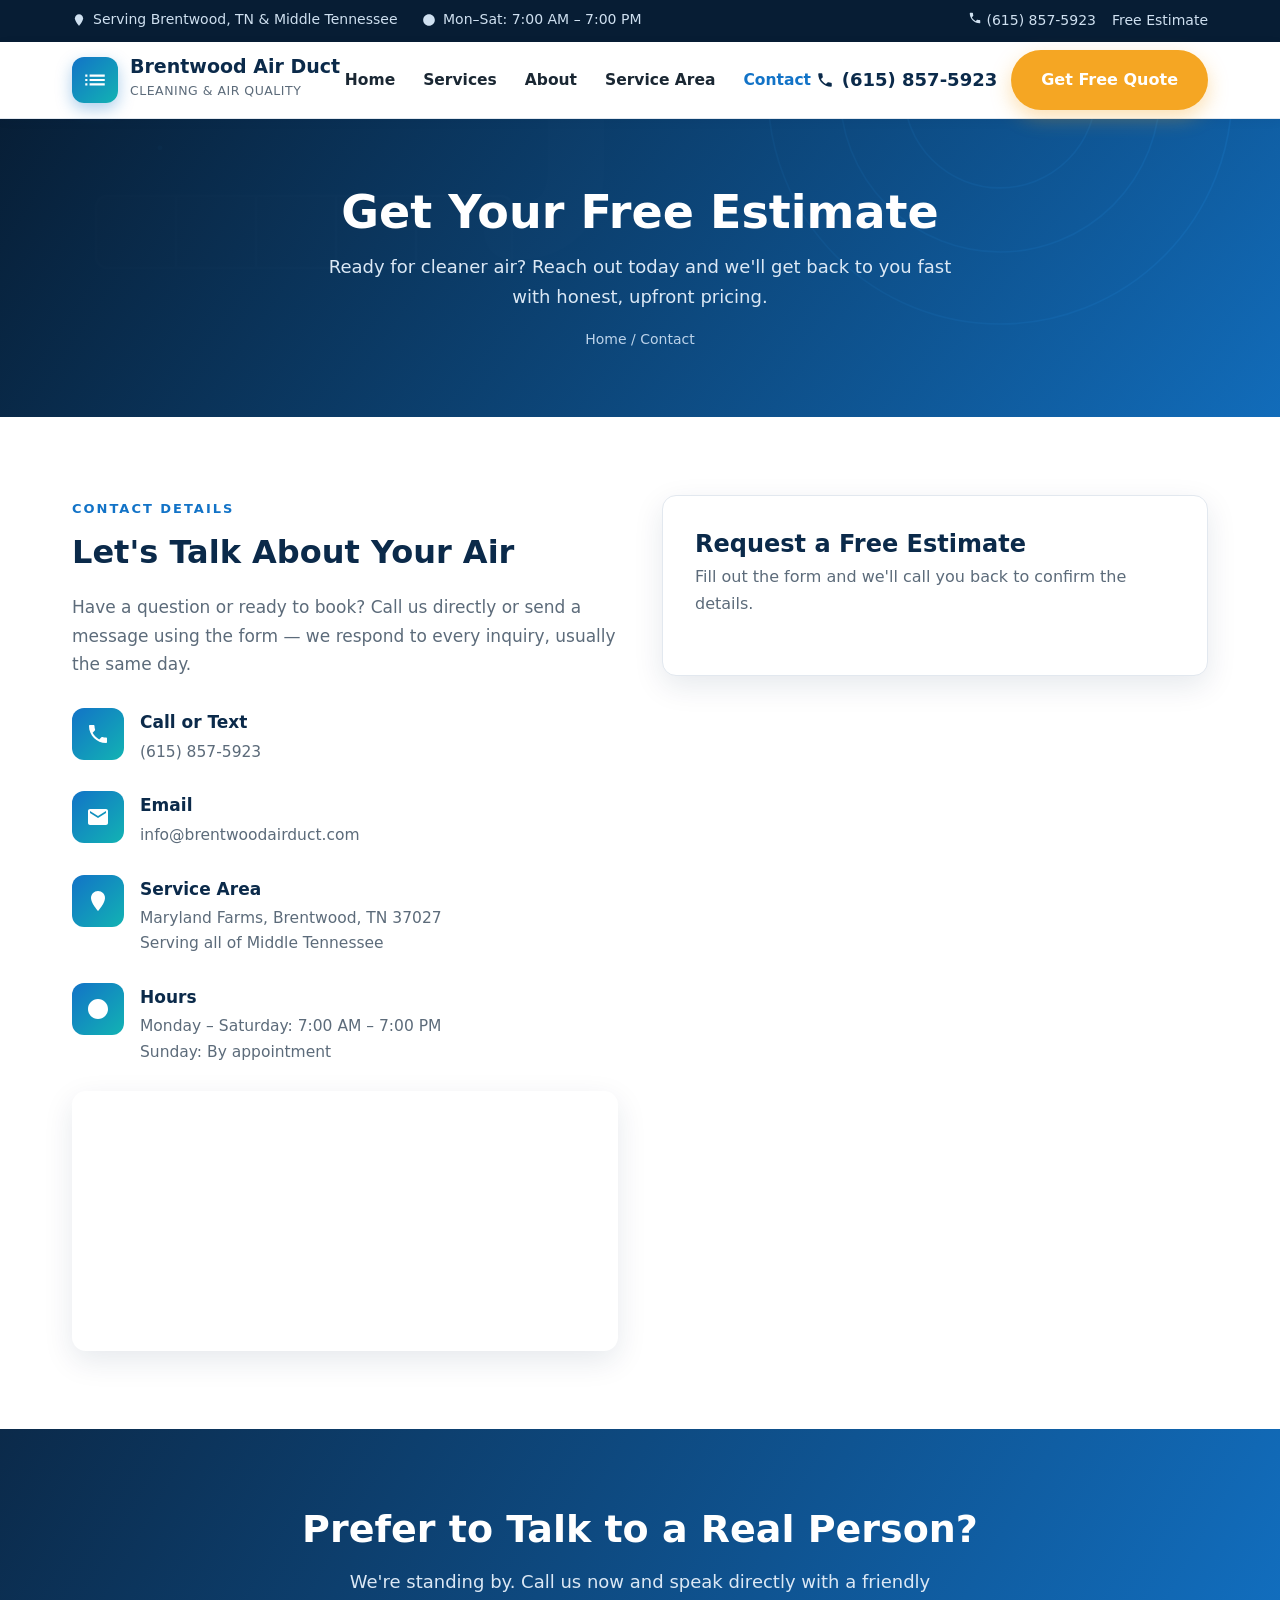
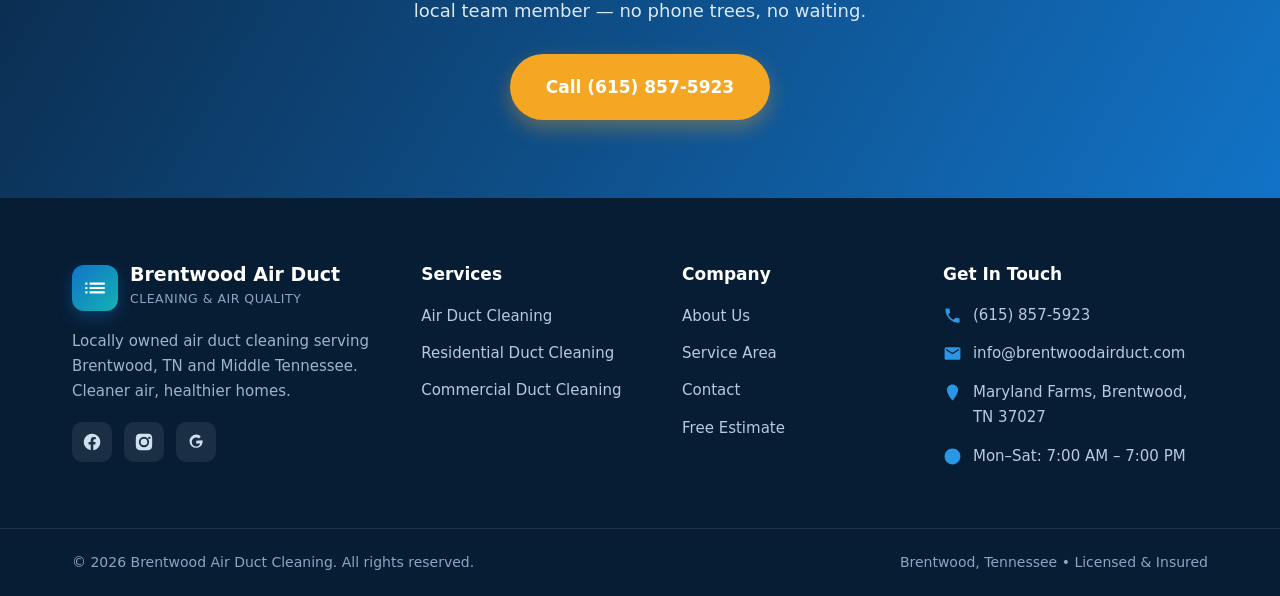
<file: contact/index.html>
<!DOCTYPE html>
<html lang="en">
<head>
  <meta charset="UTF-8" />
  <meta name="viewport" content="width=device-width, initial-scale=1.0" />
  <title>Contact Us | Free Air Duct Cleaning Estimate in Brentwood, TN</title>
  <meta name="description" content="Contact Brentwood Air Duct Cleaning for a free, no-obligation estimate. Call (615) 857-5923 or fill out our form. Serving Brentwood, TN and Middle Tennessee." />
  <link rel="canonical" href="https://brentwoodairduct.com/contact/" />
  <link rel="icon" href="/images/favicon.svg" type="image/svg+xml" />
  <link rel="stylesheet" href="/css/styles.css" />
</head>
<body>

  <div class="topbar">
    <div class="container">
      <div class="topbar-left">
        <span><svg width="14" height="14" viewBox="0 0 24 24" fill="currentColor"><path d="M12 2C8.13 2 5 5.13 5 9c0 5.25 7 13 7 13s7-7.75 7-13c0-3.87-3.13-7-7-7z"/></svg> Serving Brentwood, TN &amp; Middle Tennessee</span>
        <span><svg width="14" height="14" viewBox="0 0 24 24" fill="currentColor"><path d="M11.99 2C6.47 2 2 6.48 2 12s4.47 10 9.99 10C17.52 22 22 17.52 22 12 22 6.48 17.52 2 11.99 2zM12.5 7H11v6l5.25 3.15.75-1.23-4.5-2.67z"/></svg> Mon–Sat: 7:00 AM – 7:00 PM</span>
      </div>
      <div class="topbar-right">
        <a href="tel:+16158575923"><svg width="14" height="14" viewBox="0 0 24 24" fill="currentColor"><path d="M6.62 10.79c1.44 2.83 3.76 5.14 6.59 6.59l2.2-2.2c.27-.27.67-.36 1.02-.24 1.12.37 2.33.57 3.57.57.55 0 1 .45 1 1V20c0 .55-.45 1-1 1-9.39 0-17-7.61-17-17 0-.55.45-1 1-1h3.5c.55 0 1 .45 1 1 0 1.25.2 2.45.57 3.57.11.35.03.74-.25 1.02l-2.2 2.2z"/></svg> (615) 857-5923</a>
        <a href="/contact/">Free Estimate</a>
      </div>
    </div>
  </div>

  <header class="site-header">
    <div class="container nav">
      <a href="/" class="brand">
        <span class="brand-mark" aria-hidden="true"><svg viewBox="0 0 24 24" fill="currentColor"><path d="M3 13h2v-2H3v2zm0 4h2v-2H3v2zm0-8h2V7H3v2zm4 4h14v-2H7v2zm0 4h14v-2H7v2zM7 7v2h14V7H7z"/></svg></span>
        <span class="brand-text"><b>Brentwood Air Duct</b><span>Cleaning &amp; Air Quality</span></span>
      </a>
      <ul class="nav-links">
        <li><a href="/">Home</a></li>
        <li><a href="/services/">Services</a></li>
        <li><a href="/about/">About</a></li>
        <li><a href="/service-area/">Service Area</a></li>
        <li><a href="/contact/">Contact</a></li>
      </ul>
      <div class="nav-cta">
        <a href="tel:+16158575923" class="nav-phone"><svg width="18" height="18" viewBox="0 0 24 24" fill="currentColor"><path d="M6.62 10.79c1.44 2.83 3.76 5.14 6.59 6.59l2.2-2.2c.27-.27.67-.36 1.02-.24 1.12.37 2.33.57 3.57.57.55 0 1 .45 1 1V20c0 .55-.45 1-1 1-9.39 0-17-7.61-17-17 0-.55.45-1 1-1h3.5c.55 0 1 .45 1 1 0 1.25.2 2.45.57 3.57.11.35.03.74-.25 1.02l-2.2 2.2z"/></svg> (615) 857-5923</a>
        <a href="/contact/" class="btn btn-primary">Get Free Quote</a>
      </div>
      <button class="nav-toggle" aria-label="Toggle menu"><span></span><span></span><span></span></button>
    </div>
  </header>

  <section class="page-hero">
    <div class="container">
      <h1>Get Your Free Estimate</h1>
      <p>Ready for cleaner air? Reach out today and we'll get back to you fast with honest, upfront pricing.</p>
      <div class="breadcrumb"><a href="/">Home</a> / Contact</div>
    </div>
  </section>

  <section>
    <div class="container contact-grid">
      <div class="contact-info">
        <span class="eyebrow">Contact Details</span>
        <h2 style="font-size:32px;margin-bottom:22px;">Let's Talk About Your Air</h2>
        <p style="color:var(--muted);font-size:17px;margin-bottom:30px;">Have a question or ready to book? Call us directly or send a message using the form — we respond to every inquiry, usually the same day.</p>

        <div class="ci-item">
          <span class="ci-icon"><svg viewBox="0 0 24 24" fill="currentColor"><path d="M6.62 10.79c1.44 2.83 3.76 5.14 6.59 6.59l2.2-2.2c.27-.27.67-.36 1.02-.24 1.12.37 2.33.57 3.57.57.55 0 1 .45 1 1V20c0 .55-.45 1-1 1-9.39 0-17-7.61-17-17 0-.55.45-1 1-1h3.5c.55 0 1 .45 1 1 0 1.25.2 2.45.57 3.57.11.35.03.74-.25 1.02l-2.2 2.2z"/></svg></span>
          <div><b>Call or Text</b><a href="tel:+16158575923">(615) 857-5923</a></div>
        </div>
        <div class="ci-item">
          <span class="ci-icon"><svg viewBox="0 0 24 24" fill="currentColor"><path d="M20 4H4c-1.1 0-2 .9-2 2v12c0 1.1.9 2 2 2h16c1.1 0 2-.9 2-2V6c0-1.1-.9-2-2-2zm0 4-8 5-8-5V6l8 5 8-5v2z"/></svg></span>
          <div><b>Email</b><a href="mailto:info@brentwoodairduct.com">info@brentwoodairduct.com</a></div>
        </div>
        <div class="ci-item">
          <span class="ci-icon"><svg viewBox="0 0 24 24" fill="currentColor"><path d="M12 2C8.13 2 5 5.13 5 9c0 5.25 7 13 7 13s7-7.75 7-13c0-3.87-3.13-7-7-7z"/></svg></span>
          <div><b>Service Area</b><p>Maryland Farms, Brentwood, TN 37027<br>Serving all of Middle Tennessee</p></div>
        </div>
        <div class="ci-item">
          <span class="ci-icon"><svg viewBox="0 0 24 24" fill="currentColor"><path d="M11.99 2C6.47 2 2 6.48 2 12s4.47 10 9.99 10C17.52 22 22 17.52 22 12 22 6.48 17.52 2 11.99 2zM12.5 7H11v6l5.25 3.15.75-1.23-4.5-2.67z"/></svg></span>
          <div><b>Hours</b><p>Monday – Saturday: 7:00 AM – 7:00 PM<br>Sunday: By appointment</p></div>
        </div>

        <div class="area-map" style="margin-top:26px;min-height:260px;">
          <iframe title="Brentwood, TN map" src="https://www.google.com/maps?q=Brentwood,+TN&output=embed" loading="lazy" referrerpolicy="no-referrer-when-downgrade" style="min-height:260px;"></iframe>
        </div>
      </div>

      <div class="contact-form-card">
        <h3>Request a Free Estimate</h3>
        <p>Fill out the form and we'll call you back to confirm the details.</p>
        <script type="text/javascript" src="https://form.jotform.com/jsform/261934469412058"></script>
      </div>
    </div>
  </section>

  <section class="cta-band">
    <div class="container">
      <h2>Prefer to Talk to a Real Person?</h2>
      <p>We're standing by. Call us now and speak directly with a friendly local team member — no phone trees, no waiting.</p>
      <div class="cta-actions">
        <a href="tel:+16158575923" class="btn btn-primary btn-lg">Call (615) 857-5923</a>
      </div>
    </div>
  </section>

  <footer class="site-footer">
    <div class="container footer-grid">
      <div class="footer-brand">
        <a href="/" class="brand">
          <span class="brand-mark" aria-hidden="true"><svg viewBox="0 0 24 24" fill="currentColor"><path d="M3 13h2v-2H3v2zm0 4h2v-2H3v2zm0-8h2V7H3v2zm4 4h14v-2H7v2zm0 4h14v-2H7v2zM7 7v2h14V7H7z"/></svg></span>
          <span class="brand-text"><b>Brentwood Air Duct</b><span>Cleaning &amp; Air Quality</span></span>
        </a>
        <p>Locally owned air duct cleaning serving Brentwood, TN and Middle Tennessee. Cleaner air, healthier homes.</p>
        <div class="footer-social">
          <a href="#" aria-label="Facebook"><svg viewBox="0 0 24 24" fill="currentColor"><path d="M22 12a10 10 0 1 0-11.56 9.88v-6.99H7.9V12h2.54V9.8c0-2.5 1.49-3.89 3.78-3.89 1.09 0 2.24.2 2.24.2v2.46h-1.26c-1.24 0-1.63.77-1.63 1.56V12h2.78l-.44 2.89h-2.34v6.99A10 10 0 0 0 22 12z"/></svg></a>
          <a href="#" aria-label="Instagram"><svg viewBox="0 0 24 24" fill="currentColor"><path d="M12 2.16c3.2 0 3.58 0 4.85.07 3.25.15 4.77 1.69 4.92 4.92.06 1.27.07 1.65.07 4.85s0 3.58-.07 4.85c-.15 3.23-1.66 4.77-4.92 4.92-1.27.06-1.65.07-4.85.07s-3.58 0-4.85-.07c-3.26-.15-4.77-1.7-4.92-4.92-.06-1.27-.07-1.65-.07-4.85s0-3.58.07-4.85C2.38 3.92 3.9 2.38 7.15 2.23 8.42 2.17 8.8 2.16 12 2.16zm0 3.68a6.16 6.16 0 1 0 0 12.32 6.16 6.16 0 0 0 0-12.32zm0 10.16a4 4 0 1 1 0-8 4 4 0 0 1 0 8zm6.41-10.4a1.44 1.44 0 1 0 0 2.88 1.44 1.44 0 0 0 0-2.88z"/></svg></a>
          <a href="#" aria-label="Google"><svg viewBox="0 0 24 24" fill="currentColor"><path d="M12.24 10.4v3.36h4.71c-.19 1.22-1.4 3.58-4.71 3.58a5.34 5.34 0 0 1 0-10.68c1.58 0 2.63.67 3.24 1.24l2.21-2.13C16.46 3.9 14.55 3 12.24 3a8 8 0 1 0 0 16c4.62 0 7.68-3.25 7.68-7.83 0-.53-.06-.93-.13-1.33z"/></svg></a>
        </div>
      </div>
      <div>
        <h4>Services</h4>
        <ul class="footer-links">
          <li><a href="/services/#air-duct">Air Duct Cleaning</a></li>
          <li><a href="/services/#residential">Residential Duct Cleaning</a></li>
          <li><a href="/services/#commercial">Commercial Duct Cleaning</a></li>
        </ul>
      </div>
      <div>
        <h4>Company</h4>
        <ul class="footer-links">
          <li><a href="/about/">About Us</a></li>
          <li><a href="/service-area/">Service Area</a></li>
          <li><a href="/contact/">Contact</a></li>
          <li><a href="/contact/">Free Estimate</a></li>
        </ul>
      </div>
      <div>
        <h4>Get In Touch</h4>
        <ul class="footer-contact">
          <li><svg viewBox="0 0 24 24" fill="currentColor"><path d="M6.62 10.79c1.44 2.83 3.76 5.14 6.59 6.59l2.2-2.2c.27-.27.67-.36 1.02-.24 1.12.37 2.33.57 3.57.57.55 0 1 .45 1 1V20c0 .55-.45 1-1 1-9.39 0-17-7.61-17-17 0-.55.45-1 1-1h3.5c.55 0 1 .45 1 1 0 1.25.2 2.45.57 3.57.11.35.03.74-.25 1.02l-2.2 2.2z"/></svg> <a href="tel:+16158575923">(615) 857-5923</a></li>
          <li><svg viewBox="0 0 24 24" fill="currentColor"><path d="M20 4H4c-1.1 0-2 .9-2 2v12c0 1.1.9 2 2 2h16c1.1 0 2-.9 2-2V6c0-1.1-.9-2-2-2zm0 4-8 5-8-5V6l8 5 8-5v2z"/></svg> <a href="mailto:info@brentwoodairduct.com">info@brentwoodairduct.com</a></li>
          <li><svg viewBox="0 0 24 24" fill="currentColor"><path d="M12 2C8.13 2 5 5.13 5 9c0 5.25 7 13 7 13s7-7.75 7-13c0-3.87-3.13-7-7-7z"/></svg> Maryland Farms, Brentwood, TN 37027</li>
          <li><svg viewBox="0 0 24 24" fill="currentColor"><path d="M11.99 2C6.47 2 2 6.48 2 12s4.47 10 9.99 10C17.52 22 22 17.52 22 12 22 6.48 17.52 2 11.99 2zM12.5 7H11v6l5.25 3.15.75-1.23-4.5-2.67z"/></svg> Mon–Sat: 7:00 AM – 7:00 PM</li>
        </ul>
      </div>
    </div>
    <div class="footer-bottom">
      <div class="container">
        <span>© <span data-year>2026</span> Brentwood Air Duct Cleaning. All rights reserved.</span>
        <span>Brentwood, Tennessee • Licensed &amp; Insured</span>
      </div>
    </div>
  </footer>

  <a href="tel:+16158575923" class="float-call" aria-label="Call now"><svg viewBox="0 0 24 24" fill="currentColor"><path d="M6.62 10.79c1.44 2.83 3.76 5.14 6.59 6.59l2.2-2.2c.27-.27.67-.36 1.02-.24 1.12.37 2.33.57 3.57.57.55 0 1 .45 1 1V20c0 .55-.45 1-1 1-9.39 0-17-7.61-17-17 0-.55.45-1 1-1h3.5c.55 0 1 .45 1 1 0 1.25.2 2.45.57 3.57.11.35.03.74-.25 1.02l-2.2 2.2z"/></svg></a>
  <script src="/js/main.js"></script>
</body>
</html>
</file>
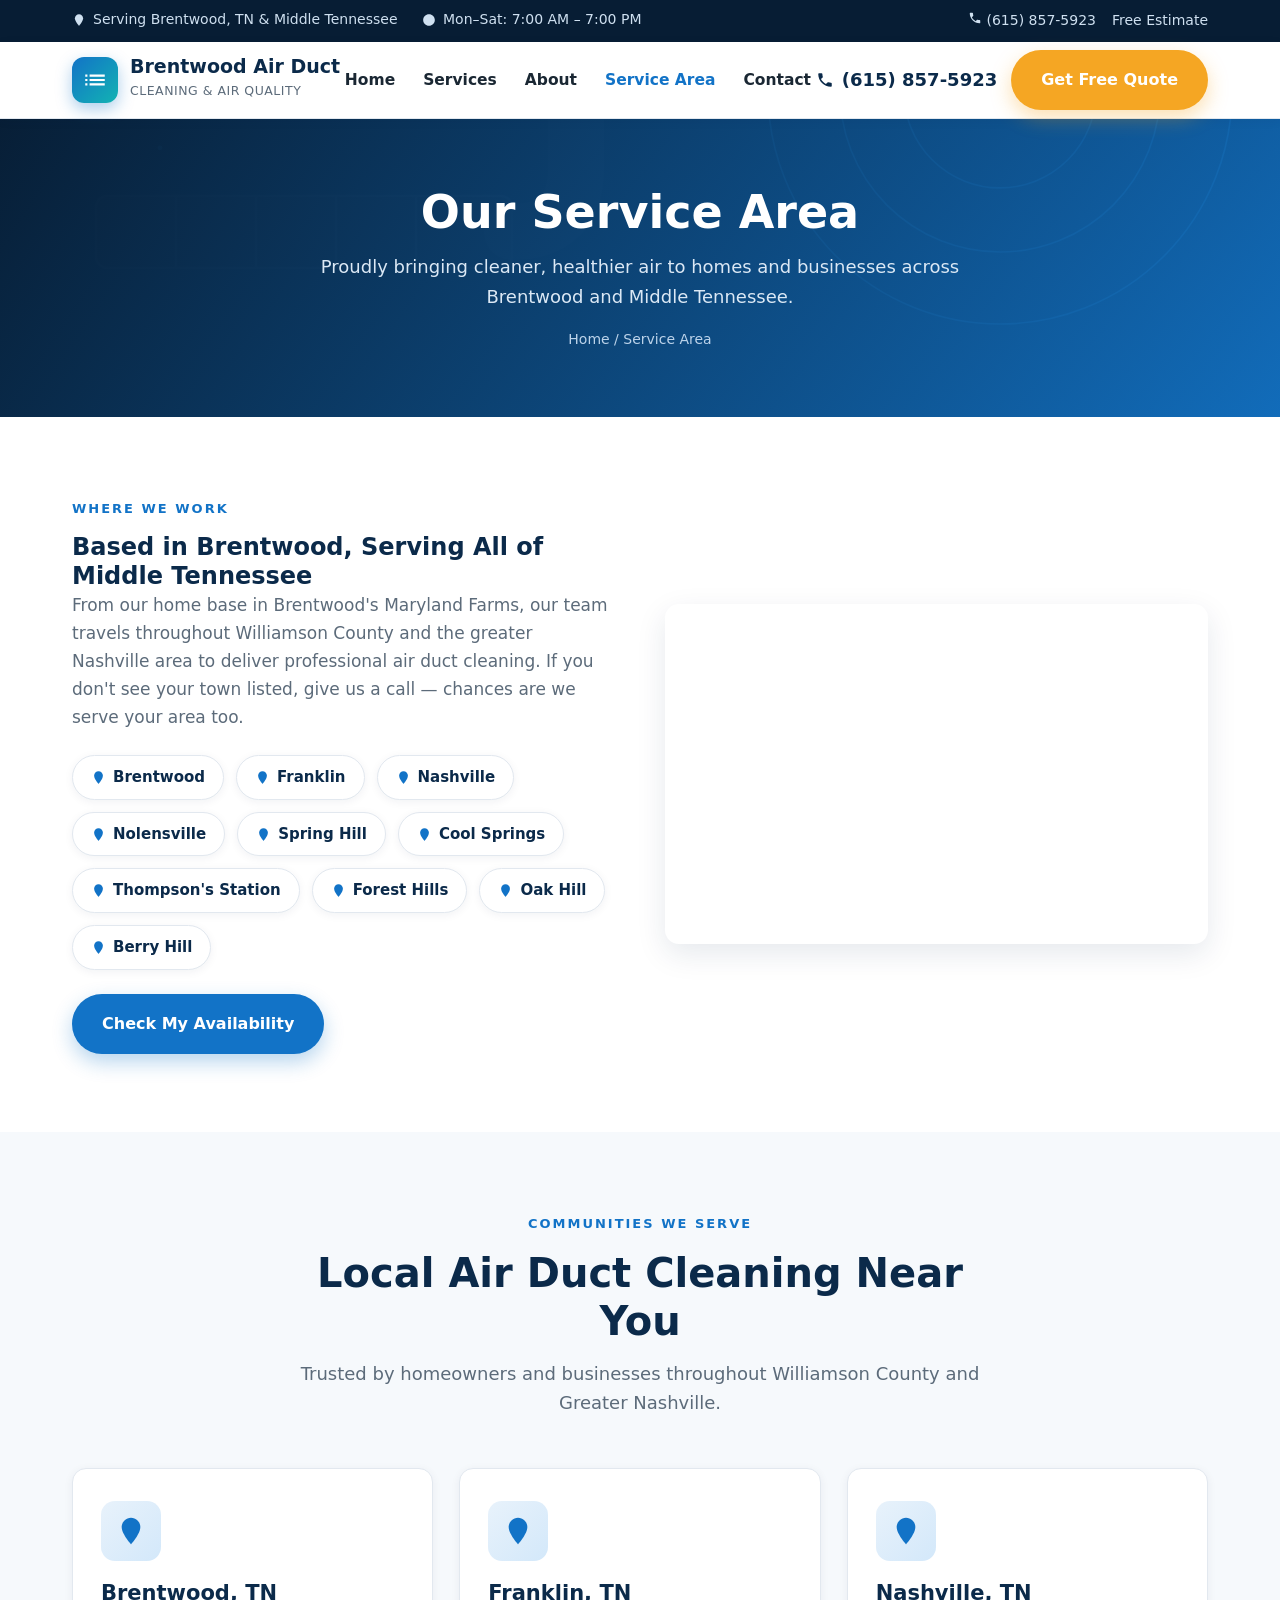
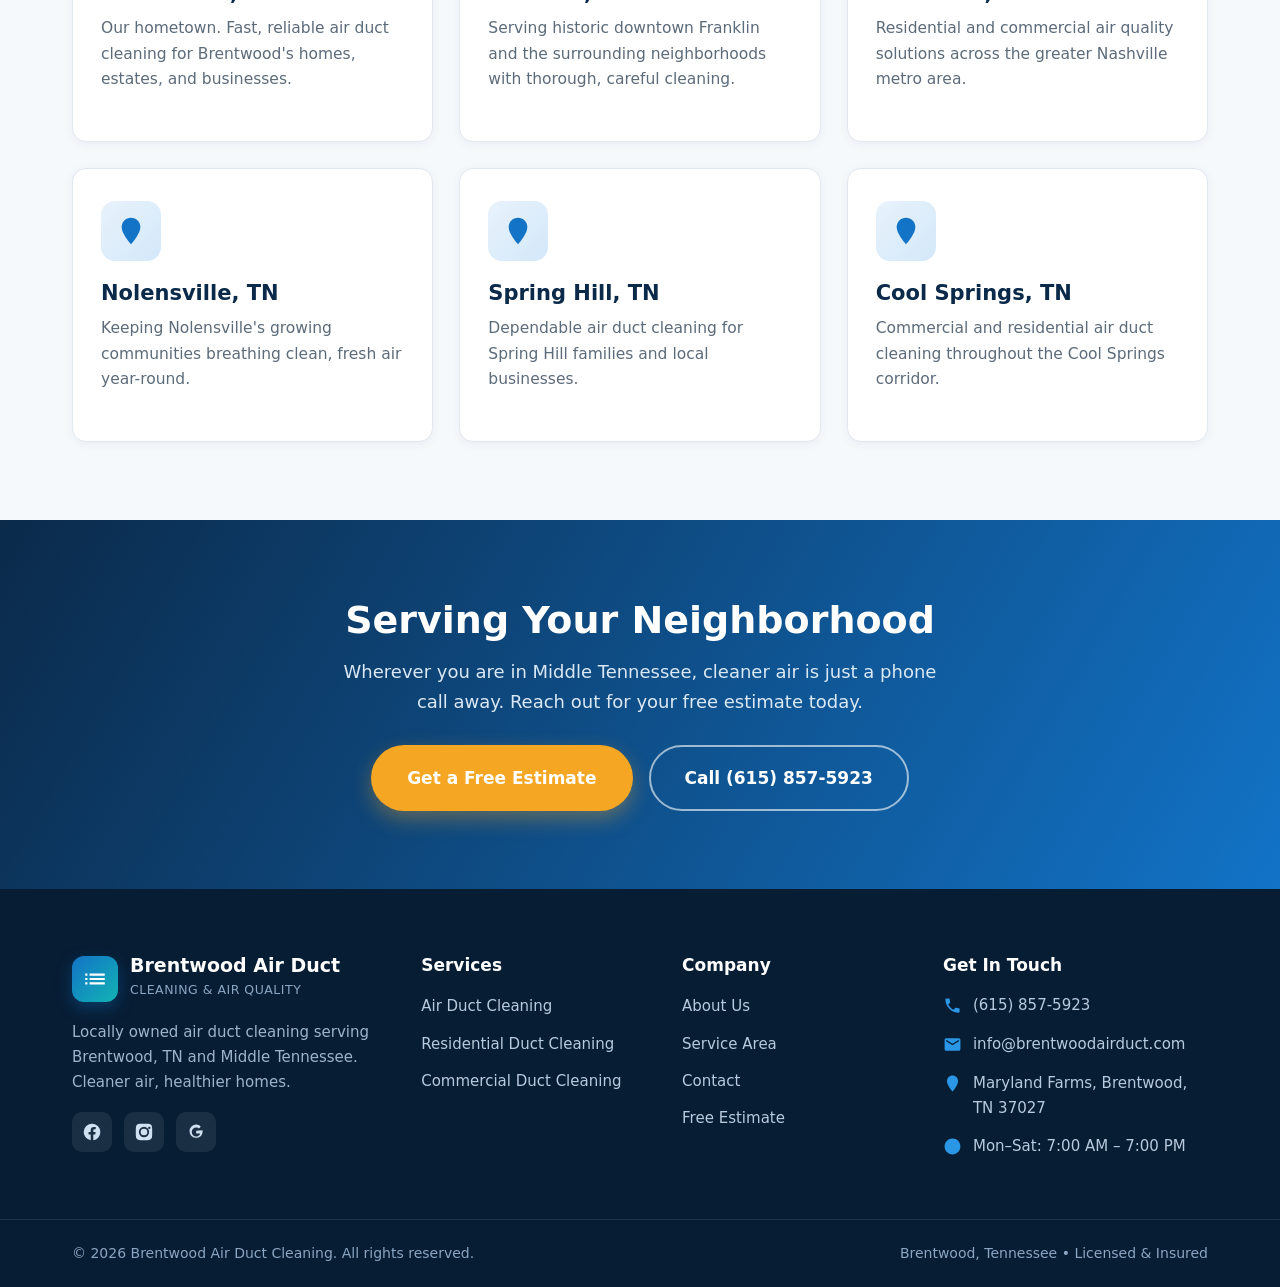
<file: service-area/index.html>
<!DOCTYPE html>
<html lang="en">
<head>
  <meta charset="UTF-8" />
  <meta name="viewport" content="width=device-width, initial-scale=1.0" />
  <title>Service Area | Air Duct Cleaning in Brentwood, Franklin, Nashville &amp; Middle TN</title>
  <meta name="description" content="Brentwood Air Duct Cleaning serves Brentwood, Franklin, Nashville, Nolensville, Spring Hill, Cool Springs and more across Middle Tennessee. See our full service area." />
  <link rel="canonical" href="https://brentwoodairduct.com/service-area/" />
  <link rel="icon" href="/images/favicon.svg" type="image/svg+xml" />
  <link rel="stylesheet" href="/css/styles.css" />
</head>
<body>

  <div class="topbar">
    <div class="container">
      <div class="topbar-left">
        <span><svg width="14" height="14" viewBox="0 0 24 24" fill="currentColor"><path d="M12 2C8.13 2 5 5.13 5 9c0 5.25 7 13 7 13s7-7.75 7-13c0-3.87-3.13-7-7-7z"/></svg> Serving Brentwood, TN &amp; Middle Tennessee</span>
        <span><svg width="14" height="14" viewBox="0 0 24 24" fill="currentColor"><path d="M11.99 2C6.47 2 2 6.48 2 12s4.47 10 9.99 10C17.52 22 22 17.52 22 12 22 6.48 17.52 2 11.99 2zM12.5 7H11v6l5.25 3.15.75-1.23-4.5-2.67z"/></svg> Mon–Sat: 7:00 AM – 7:00 PM</span>
      </div>
      <div class="topbar-right">
        <a href="tel:+16158575923"><svg width="14" height="14" viewBox="0 0 24 24" fill="currentColor"><path d="M6.62 10.79c1.44 2.83 3.76 5.14 6.59 6.59l2.2-2.2c.27-.27.67-.36 1.02-.24 1.12.37 2.33.57 3.57.57.55 0 1 .45 1 1V20c0 .55-.45 1-1 1-9.39 0-17-7.61-17-17 0-.55.45-1 1-1h3.5c.55 0 1 .45 1 1 0 1.25.2 2.45.57 3.57.11.35.03.74-.25 1.02l-2.2 2.2z"/></svg> (615) 857-5923</a>
        <a href="/contact/">Free Estimate</a>
      </div>
    </div>
  </div>

  <header class="site-header">
    <div class="container nav">
      <a href="/" class="brand">
        <span class="brand-mark" aria-hidden="true"><svg viewBox="0 0 24 24" fill="currentColor"><path d="M3 13h2v-2H3v2zm0 4h2v-2H3v2zm0-8h2V7H3v2zm4 4h14v-2H7v2zm0 4h14v-2H7v2zM7 7v2h14V7H7z"/></svg></span>
        <span class="brand-text"><b>Brentwood Air Duct</b><span>Cleaning &amp; Air Quality</span></span>
      </a>
      <ul class="nav-links">
        <li><a href="/">Home</a></li>
        <li><a href="/services/">Services</a></li>
        <li><a href="/about/">About</a></li>
        <li><a href="/service-area/">Service Area</a></li>
        <li><a href="/contact/">Contact</a></li>
      </ul>
      <div class="nav-cta">
        <a href="tel:+16158575923" class="nav-phone"><svg width="18" height="18" viewBox="0 0 24 24" fill="currentColor"><path d="M6.62 10.79c1.44 2.83 3.76 5.14 6.59 6.59l2.2-2.2c.27-.27.67-.36 1.02-.24 1.12.37 2.33.57 3.57.57.55 0 1 .45 1 1V20c0 .55-.45 1-1 1-9.39 0-17-7.61-17-17 0-.55.45-1 1-1h3.5c.55 0 1 .45 1 1 0 1.25.2 2.45.57 3.57.11.35.03.74-.25 1.02l-2.2 2.2z"/></svg> (615) 857-5923</a>
        <a href="/contact/" class="btn btn-primary">Get Free Quote</a>
      </div>
      <button class="nav-toggle" aria-label="Toggle menu"><span></span><span></span><span></span></button>
    </div>
  </header>

  <section class="page-hero">
    <div class="container">
      <h1>Our Service Area</h1>
      <p>Proudly bringing cleaner, healthier air to homes and businesses across Brentwood and Middle Tennessee.</p>
      <div class="breadcrumb"><a href="/">Home</a> / Service Area</div>
    </div>
  </section>

  <section>
    <div class="container area-grid">
      <div>
        <span class="eyebrow">Where We Work</span>
        <h2>Based in Brentwood, Serving All of Middle Tennessee</h2>
        <p style="color:var(--muted);font-size:17px;">From our home base in Brentwood's Maryland Farms, our team travels throughout Williamson County and the greater Nashville area to deliver professional air duct cleaning. If you don't see your town listed, give us a call — chances are we serve your area too.</p>
        <div class="area-list">
          <span><svg viewBox="0 0 24 24" fill="currentColor"><path d="M12 2C8.13 2 5 5.13 5 9c0 5.25 7 13 7 13s7-7.75 7-13c0-3.87-3.13-7-7-7z"/></svg> Brentwood</span>
          <span><svg viewBox="0 0 24 24" fill="currentColor"><path d="M12 2C8.13 2 5 5.13 5 9c0 5.25 7 13 7 13s7-7.75 7-13c0-3.87-3.13-7-7-7z"/></svg> Franklin</span>
          <span><svg viewBox="0 0 24 24" fill="currentColor"><path d="M12 2C8.13 2 5 5.13 5 9c0 5.25 7 13 7 13s7-7.75 7-13c0-3.87-3.13-7-7-7z"/></svg> Nashville</span>
          <span><svg viewBox="0 0 24 24" fill="currentColor"><path d="M12 2C8.13 2 5 5.13 5 9c0 5.25 7 13 7 13s7-7.75 7-13c0-3.87-3.13-7-7-7z"/></svg> Nolensville</span>
          <span><svg viewBox="0 0 24 24" fill="currentColor"><path d="M12 2C8.13 2 5 5.13 5 9c0 5.25 7 13 7 13s7-7.75 7-13c0-3.87-3.13-7-7-7z"/></svg> Spring Hill</span>
          <span><svg viewBox="0 0 24 24" fill="currentColor"><path d="M12 2C8.13 2 5 5.13 5 9c0 5.25 7 13 7 13s7-7.75 7-13c0-3.87-3.13-7-7-7z"/></svg> Cool Springs</span>
          <span><svg viewBox="0 0 24 24" fill="currentColor"><path d="M12 2C8.13 2 5 5.13 5 9c0 5.25 7 13 7 13s7-7.75 7-13c0-3.87-3.13-7-7-7z"/></svg> Thompson's Station</span>
          <span><svg viewBox="0 0 24 24" fill="currentColor"><path d="M12 2C8.13 2 5 5.13 5 9c0 5.25 7 13 7 13s7-7.75 7-13c0-3.87-3.13-7-7-7z"/></svg> Forest Hills</span>
          <span><svg viewBox="0 0 24 24" fill="currentColor"><path d="M12 2C8.13 2 5 5.13 5 9c0 5.25 7 13 7 13s7-7.75 7-13c0-3.87-3.13-7-7-7z"/></svg> Oak Hill</span>
          <span><svg viewBox="0 0 24 24" fill="currentColor"><path d="M12 2C8.13 2 5 5.13 5 9c0 5.25 7 13 7 13s7-7.75 7-13c0-3.87-3.13-7-7-7z"/></svg> Berry Hill</span>
        </div>
        <p style="margin-top:24px;"><a href="/contact/" class="btn btn-blue">Check My Availability</a></p>
      </div>
      <div class="area-map">
        <iframe title="Brentwood, TN service area map" src="https://www.google.com/maps?q=Brentwood,+TN&output=embed" loading="lazy" referrerpolicy="no-referrer-when-downgrade"></iframe>
      </div>
    </div>
  </section>

  <!-- City cards -->
  <section class="services">
    <div class="container">
      <div class="section-head">
        <span class="eyebrow">Communities We Serve</span>
        <h2>Local Air Duct Cleaning Near You</h2>
        <p>Trusted by homeowners and businesses throughout Williamson County and Greater Nashville.</p>
      </div>
      <div class="cards">
        <div class="card">
          <div class="card-icon"><svg viewBox="0 0 24 24" fill="currentColor"><path d="M12 2C8.13 2 5 5.13 5 9c0 5.25 7 13 7 13s7-7.75 7-13c0-3.87-3.13-7-7-7z"/></svg></div>
          <h3>Brentwood, TN</h3>
          <p>Our hometown. Fast, reliable air duct cleaning for Brentwood's homes, estates, and businesses.</p>
        </div>
        <div class="card">
          <div class="card-icon"><svg viewBox="0 0 24 24" fill="currentColor"><path d="M12 2C8.13 2 5 5.13 5 9c0 5.25 7 13 7 13s7-7.75 7-13c0-3.87-3.13-7-7-7z"/></svg></div>
          <h3>Franklin, TN</h3>
          <p>Serving historic downtown Franklin and the surrounding neighborhoods with thorough, careful cleaning.</p>
        </div>
        <div class="card">
          <div class="card-icon"><svg viewBox="0 0 24 24" fill="currentColor"><path d="M12 2C8.13 2 5 5.13 5 9c0 5.25 7 13 7 13s7-7.75 7-13c0-3.87-3.13-7-7-7z"/></svg></div>
          <h3>Nashville, TN</h3>
          <p>Residential and commercial air quality solutions across the greater Nashville metro area.</p>
        </div>
        <div class="card">
          <div class="card-icon"><svg viewBox="0 0 24 24" fill="currentColor"><path d="M12 2C8.13 2 5 5.13 5 9c0 5.25 7 13 7 13s7-7.75 7-13c0-3.87-3.13-7-7-7z"/></svg></div>
          <h3>Nolensville, TN</h3>
          <p>Keeping Nolensville's growing communities breathing clean, fresh air year-round.</p>
        </div>
        <div class="card">
          <div class="card-icon"><svg viewBox="0 0 24 24" fill="currentColor"><path d="M12 2C8.13 2 5 5.13 5 9c0 5.25 7 13 7 13s7-7.75 7-13c0-3.87-3.13-7-7-7z"/></svg></div>
          <h3>Spring Hill, TN</h3>
          <p>Dependable air duct cleaning for Spring Hill families and local businesses.</p>
        </div>
        <div class="card">
          <div class="card-icon"><svg viewBox="0 0 24 24" fill="currentColor"><path d="M12 2C8.13 2 5 5.13 5 9c0 5.25 7 13 7 13s7-7.75 7-13c0-3.87-3.13-7-7-7z"/></svg></div>
          <h3>Cool Springs, TN</h3>
          <p>Commercial and residential air duct cleaning throughout the Cool Springs corridor.</p>
        </div>
      </div>
    </div>
  </section>

  <section class="cta-band">
    <div class="container">
      <h2>Serving Your Neighborhood</h2>
      <p>Wherever you are in Middle Tennessee, cleaner air is just a phone call away. Reach out for your free estimate today.</p>
      <div class="cta-actions">
        <a href="/contact/" class="btn btn-primary btn-lg">Get a Free Estimate</a>
        <a href="tel:+16158575923" class="btn btn-outline btn-lg">Call (615) 857-5923</a>
      </div>
    </div>
  </section>

  <footer class="site-footer">
    <div class="container footer-grid">
      <div class="footer-brand">
        <a href="/" class="brand">
          <span class="brand-mark" aria-hidden="true"><svg viewBox="0 0 24 24" fill="currentColor"><path d="M3 13h2v-2H3v2zm0 4h2v-2H3v2zm0-8h2V7H3v2zm4 4h14v-2H7v2zm0 4h14v-2H7v2zM7 7v2h14V7H7z"/></svg></span>
          <span class="brand-text"><b>Brentwood Air Duct</b><span>Cleaning &amp; Air Quality</span></span>
        </a>
        <p>Locally owned air duct cleaning serving Brentwood, TN and Middle Tennessee. Cleaner air, healthier homes.</p>
        <div class="footer-social">
          <a href="#" aria-label="Facebook"><svg viewBox="0 0 24 24" fill="currentColor"><path d="M22 12a10 10 0 1 0-11.56 9.88v-6.99H7.9V12h2.54V9.8c0-2.5 1.49-3.89 3.78-3.89 1.09 0 2.24.2 2.24.2v2.46h-1.26c-1.24 0-1.63.77-1.63 1.56V12h2.78l-.44 2.89h-2.34v6.99A10 10 0 0 0 22 12z"/></svg></a>
          <a href="#" aria-label="Instagram"><svg viewBox="0 0 24 24" fill="currentColor"><path d="M12 2.16c3.2 0 3.58 0 4.85.07 3.25.15 4.77 1.69 4.92 4.92.06 1.27.07 1.65.07 4.85s0 3.58-.07 4.85c-.15 3.23-1.66 4.77-4.92 4.92-1.27.06-1.65.07-4.85.07s-3.58 0-4.85-.07c-3.26-.15-4.77-1.7-4.92-4.92-.06-1.27-.07-1.65-.07-4.85s0-3.58.07-4.85C2.38 3.92 3.9 2.38 7.15 2.23 8.42 2.17 8.8 2.16 12 2.16zm0 3.68a6.16 6.16 0 1 0 0 12.32 6.16 6.16 0 0 0 0-12.32zm0 10.16a4 4 0 1 1 0-8 4 4 0 0 1 0 8zm6.41-10.4a1.44 1.44 0 1 0 0 2.88 1.44 1.44 0 0 0 0-2.88z"/></svg></a>
          <a href="#" aria-label="Google"><svg viewBox="0 0 24 24" fill="currentColor"><path d="M12.24 10.4v3.36h4.71c-.19 1.22-1.4 3.58-4.71 3.58a5.34 5.34 0 0 1 0-10.68c1.58 0 2.63.67 3.24 1.24l2.21-2.13C16.46 3.9 14.55 3 12.24 3a8 8 0 1 0 0 16c4.62 0 7.68-3.25 7.68-7.83 0-.53-.06-.93-.13-1.33z"/></svg></a>
        </div>
      </div>
      <div>
        <h4>Services</h4>
        <ul class="footer-links">
          <li><a href="/services/#air-duct">Air Duct Cleaning</a></li>
          <li><a href="/services/#residential">Residential Duct Cleaning</a></li>
          <li><a href="/services/#commercial">Commercial Duct Cleaning</a></li>
        </ul>
      </div>
      <div>
        <h4>Company</h4>
        <ul class="footer-links">
          <li><a href="/about/">About Us</a></li>
          <li><a href="/service-area/">Service Area</a></li>
          <li><a href="/contact/">Contact</a></li>
          <li><a href="/contact/">Free Estimate</a></li>
        </ul>
      </div>
      <div>
        <h4>Get In Touch</h4>
        <ul class="footer-contact">
          <li><svg viewBox="0 0 24 24" fill="currentColor"><path d="M6.62 10.79c1.44 2.83 3.76 5.14 6.59 6.59l2.2-2.2c.27-.27.67-.36 1.02-.24 1.12.37 2.33.57 3.57.57.55 0 1 .45 1 1V20c0 .55-.45 1-1 1-9.39 0-17-7.61-17-17 0-.55.45-1 1-1h3.5c.55 0 1 .45 1 1 0 1.25.2 2.45.57 3.57.11.35.03.74-.25 1.02l-2.2 2.2z"/></svg> <a href="tel:+16158575923">(615) 857-5923</a></li>
          <li><svg viewBox="0 0 24 24" fill="currentColor"><path d="M20 4H4c-1.1 0-2 .9-2 2v12c0 1.1.9 2 2 2h16c1.1 0 2-.9 2-2V6c0-1.1-.9-2-2-2zm0 4-8 5-8-5V6l8 5 8-5v2z"/></svg> <a href="mailto:info@brentwoodairduct.com">info@brentwoodairduct.com</a></li>
          <li><svg viewBox="0 0 24 24" fill="currentColor"><path d="M12 2C8.13 2 5 5.13 5 9c0 5.25 7 13 7 13s7-7.75 7-13c0-3.87-3.13-7-7-7z"/></svg> Maryland Farms, Brentwood, TN 37027</li>
          <li><svg viewBox="0 0 24 24" fill="currentColor"><path d="M11.99 2C6.47 2 2 6.48 2 12s4.47 10 9.99 10C17.52 22 22 17.52 22 12 22 6.48 17.52 2 11.99 2zM12.5 7H11v6l5.25 3.15.75-1.23-4.5-2.67z"/></svg> Mon–Sat: 7:00 AM – 7:00 PM</li>
        </ul>
      </div>
    </div>
    <div class="footer-bottom">
      <div class="container">
        <span>© <span data-year>2026</span> Brentwood Air Duct Cleaning. All rights reserved.</span>
        <span>Brentwood, Tennessee • Licensed &amp; Insured</span>
      </div>
    </div>
  </footer>

  <a href="tel:+16158575923" class="float-call" aria-label="Call now"><svg viewBox="0 0 24 24" fill="currentColor"><path d="M6.62 10.79c1.44 2.83 3.76 5.14 6.59 6.59l2.2-2.2c.27-.27.67-.36 1.02-.24 1.12.37 2.33.57 3.57.57.55 0 1 .45 1 1V20c0 .55-.45 1-1 1-9.39 0-17-7.61-17-17 0-.55.45-1 1-1h3.5c.55 0 1 .45 1 1 0 1.25.2 2.45.57 3.57.11.35.03.74-.25 1.02l-2.2 2.2z"/></svg></a>
  <script src="/js/main.js"></script>
</body>
</html>
</file>
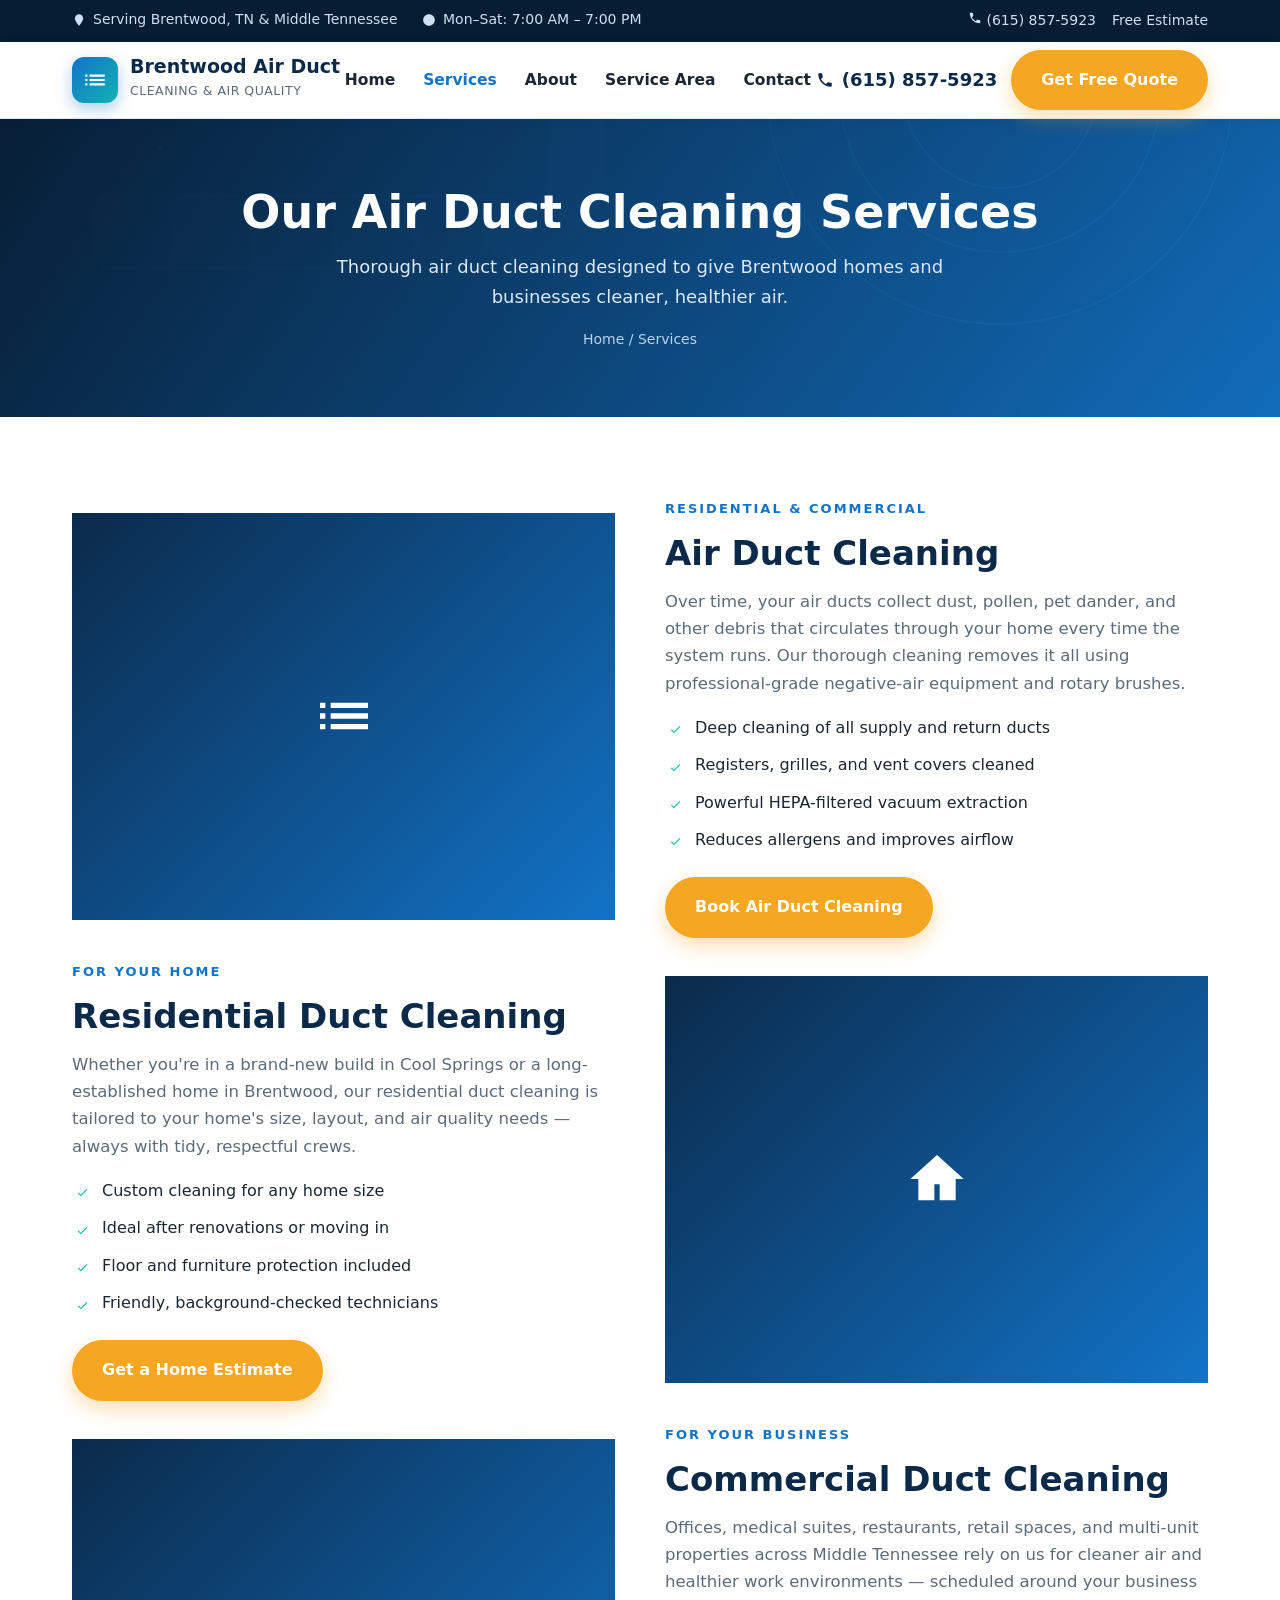
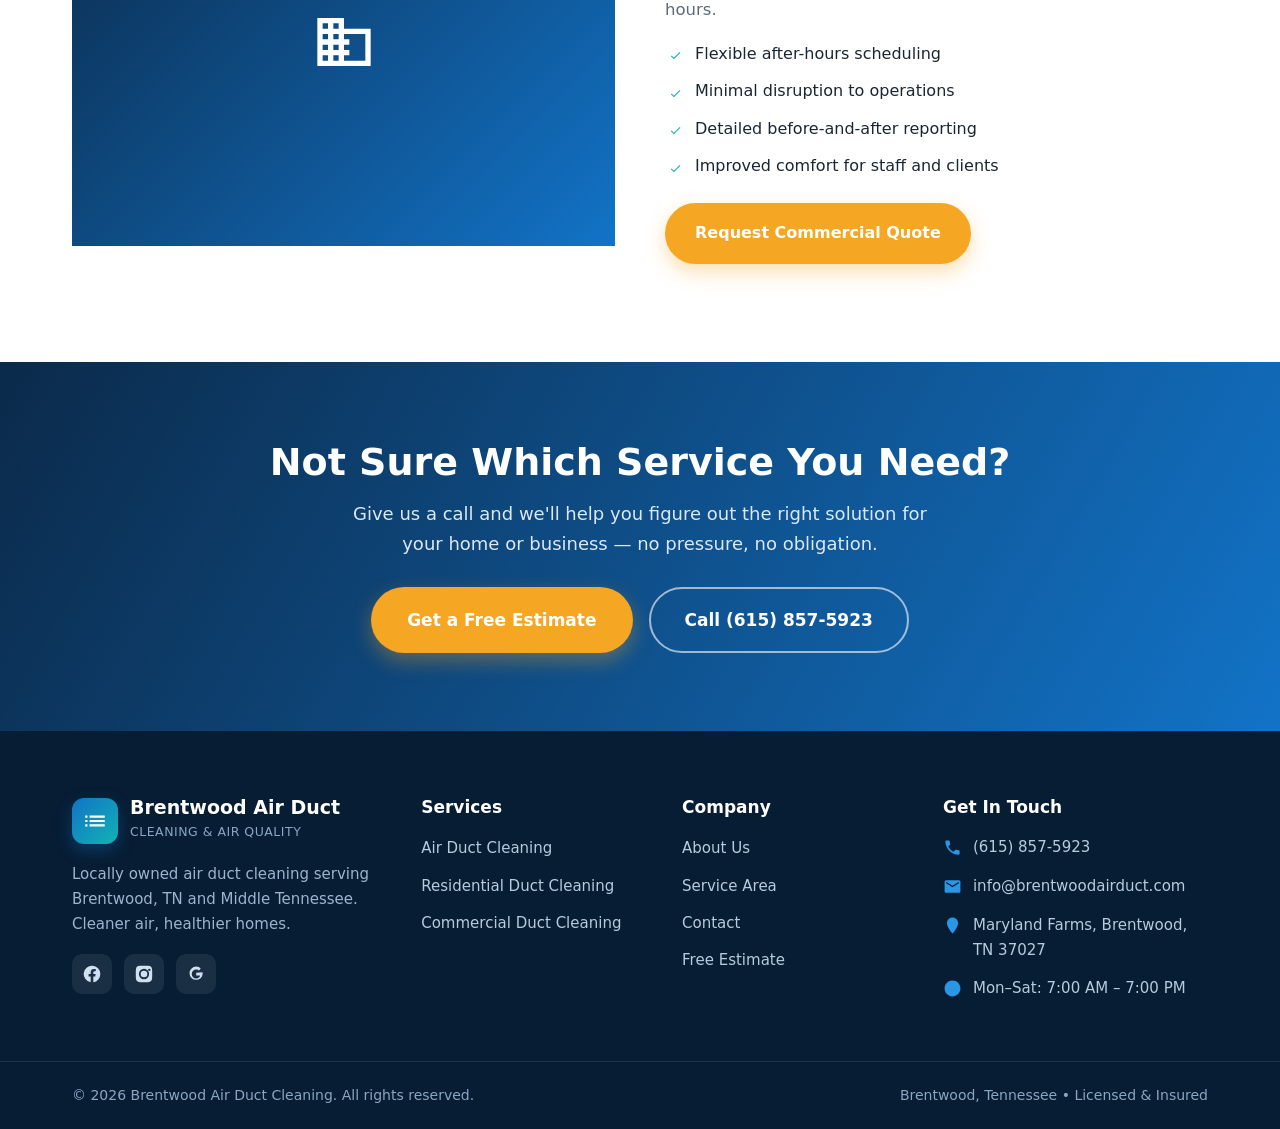
<file: services/index.html>
<!DOCTYPE html>
<html lang="en">
<head>
  <meta charset="UTF-8" />
  <meta name="viewport" content="width=device-width, initial-scale=1.0" />
  <title>Air Duct Cleaning Services in Brentwood, TN | Brentwood Air Duct Cleaning</title>
  <meta name="description" content="Explore our air duct cleaning services in Brentwood, TN: thorough residential & commercial air duct cleaning. Free estimates." />
  <link rel="canonical" href="https://brentwoodairduct.com/services/" />
  <link rel="icon" href="/images/favicon.svg" type="image/svg+xml" />
  <link rel="stylesheet" href="/css/styles.css" />
</head>
<body>

  <!-- Top bar -->
  <div class="topbar">
    <div class="container">
      <div class="topbar-left">
        <span><svg width="14" height="14" viewBox="0 0 24 24" fill="currentColor"><path d="M12 2C8.13 2 5 5.13 5 9c0 5.25 7 13 7 13s7-7.75 7-13c0-3.87-3.13-7-7-7z"/></svg> Serving Brentwood, TN &amp; Middle Tennessee</span>
        <span><svg width="14" height="14" viewBox="0 0 24 24" fill="currentColor"><path d="M11.99 2C6.47 2 2 6.48 2 12s4.47 10 9.99 10C17.52 22 22 17.52 22 12 22 6.48 17.52 2 11.99 2zM12.5 7H11v6l5.25 3.15.75-1.23-4.5-2.67z"/></svg> Mon–Sat: 7:00 AM – 7:00 PM</span>
      </div>
      <div class="topbar-right">
        <a href="tel:+16158575923"><svg width="14" height="14" viewBox="0 0 24 24" fill="currentColor"><path d="M6.62 10.79c1.44 2.83 3.76 5.14 6.59 6.59l2.2-2.2c.27-.27.67-.36 1.02-.24 1.12.37 2.33.57 3.57.57.55 0 1 .45 1 1V20c0 .55-.45 1-1 1-9.39 0-17-7.61-17-17 0-.55.45-1 1-1h3.5c.55 0 1 .45 1 1 0 1.25.2 2.45.57 3.57.11.35.03.74-.25 1.02l-2.2 2.2z"/></svg> (615) 857-5923</a>
        <a href="/contact/">Free Estimate</a>
      </div>
    </div>
  </div>

  <!-- Header -->
  <header class="site-header">
    <div class="container nav">
      <a href="/" class="brand">
        <span class="brand-mark" aria-hidden="true"><svg viewBox="0 0 24 24" fill="currentColor"><path d="M3 13h2v-2H3v2zm0 4h2v-2H3v2zm0-8h2V7H3v2zm4 4h14v-2H7v2zm0 4h14v-2H7v2zM7 7v2h14V7H7z"/></svg></span>
        <span class="brand-text"><b>Brentwood Air Duct</b><span>Cleaning &amp; Air Quality</span></span>
      </a>
      <ul class="nav-links">
        <li><a href="/">Home</a></li>
        <li><a href="/services/">Services</a></li>
        <li><a href="/about/">About</a></li>
        <li><a href="/service-area/">Service Area</a></li>
        <li><a href="/contact/">Contact</a></li>
      </ul>
      <div class="nav-cta">
        <a href="tel:+16158575923" class="nav-phone"><svg width="18" height="18" viewBox="0 0 24 24" fill="currentColor"><path d="M6.62 10.79c1.44 2.83 3.76 5.14 6.59 6.59l2.2-2.2c.27-.27.67-.36 1.02-.24 1.12.37 2.33.57 3.57.57.55 0 1 .45 1 1V20c0 .55-.45 1-1 1-9.39 0-17-7.61-17-17 0-.55.45-1 1-1h3.5c.55 0 1 .45 1 1 0 1.25.2 2.45.57 3.57.11.35.03.74-.25 1.02l-2.2 2.2z"/></svg> (615) 857-5923</a>
        <a href="/contact/" class="btn btn-primary">Get Free Quote</a>
      </div>
      <button class="nav-toggle" aria-label="Toggle menu"><span></span><span></span><span></span></button>
    </div>
  </header>

  <!-- Page hero -->
  <section class="page-hero">
    <div class="container">
      <h1>Our Air Duct Cleaning Services</h1>
      <p>Thorough air duct cleaning designed to give Brentwood homes and businesses cleaner, healthier air.</p>
      <div class="breadcrumb"><a href="/">Home</a> / Services</div>
    </div>
  </section>

  <!-- Service details -->
  <section>
    <div class="container">

      <div class="svc-detail" id="air-duct">
        <div class="svc-media"><div class="media-box"><svg width="64" height="64" viewBox="0 0 24 24" fill="currentColor"><path d="M3 13h2v-2H3v2zm4 0h14v-2H7v2zM3 17h2v-2H3v2zm4 0h14v-2H7v2zM3 9h2V7H3v2zm4 0h14V7H7v2z"/></svg></div></div>
        <div>
          <span class="eyebrow">Residential &amp; Commercial</span>
          <h2>Air Duct Cleaning</h2>
          <p>Over time, your air ducts collect dust, pollen, pet dander, and other debris that circulates through your home every time the system runs. Our thorough cleaning removes it all using professional-grade negative-air equipment and rotary brushes.</p>
          <ul class="check-list">
            <li>Deep cleaning of all supply and return ducts</li>
            <li>Registers, grilles, and vent covers cleaned</li>
            <li>Powerful HEPA-filtered vacuum extraction</li>
            <li>Reduces allergens and improves airflow</li>
          </ul>
          <a href="/contact/" class="btn btn-primary">Book Air Duct Cleaning</a>
        </div>
      </div>

      <div class="svc-detail rev" id="residential">
        <div class="svc-media"><div class="media-box"><svg width="64" height="64" viewBox="0 0 24 24" fill="currentColor"><path d="M12 3 2 12h3v8h6v-6h2v6h6v-8h3L12 3z"/></svg></div></div>
        <div>
          <span class="eyebrow">For Your Home</span>
          <h2>Residential Duct Cleaning</h2>
          <p>Whether you're in a brand-new build in Cool Springs or a long-established home in Brentwood, our residential duct cleaning is tailored to your home's size, layout, and air quality needs — always with tidy, respectful crews.</p>
          <ul class="check-list">
            <li>Custom cleaning for any home size</li>
            <li>Ideal after renovations or moving in</li>
            <li>Floor and furniture protection included</li>
            <li>Friendly, background-checked technicians</li>
          </ul>
          <a href="/contact/" class="btn btn-primary">Get a Home Estimate</a>
        </div>
      </div>

      <div class="svc-detail" id="commercial">
        <div class="svc-media"><div class="media-box"><svg width="64" height="64" viewBox="0 0 24 24" fill="currentColor"><path d="M12 7V3H2v18h20V7H12zM6 19H4v-2h2v2zm0-4H4v-2h2v2zm0-4H4V9h2v2zm0-4H4V5h2v2zm4 12H8v-2h2v2zm0-4H8v-2h2v2zm0-4H8V9h2v2zm0-4H8V5h2v2zm10 12h-8v-2h2v-2h-2v-2h2v-2h-2V9h8v10z"/></svg></div></div>
        <div>
          <span class="eyebrow">For Your Business</span>
          <h2>Commercial Duct Cleaning</h2>
          <p>Offices, medical suites, restaurants, retail spaces, and multi-unit properties across Middle Tennessee rely on us for cleaner air and healthier work environments — scheduled around your business hours.</p>
          <ul class="check-list">
            <li>Flexible after-hours scheduling</li>
            <li>Minimal disruption to operations</li>
            <li>Detailed before-and-after reporting</li>
            <li>Improved comfort for staff and clients</li>
          </ul>
          <a href="/contact/" class="btn btn-primary">Request Commercial Quote</a>
        </div>
      </div>

    </div>
  </section>

  <!-- CTA band -->
  <section class="cta-band">
    <div class="container">
      <h2>Not Sure Which Service You Need?</h2>
      <p>Give us a call and we'll help you figure out the right solution for your home or business — no pressure, no obligation.</p>
      <div class="cta-actions">
        <a href="/contact/" class="btn btn-primary btn-lg">Get a Free Estimate</a>
        <a href="tel:+16158575923" class="btn btn-outline btn-lg">Call (615) 857-5923</a>
      </div>
    </div>
  </section>

  <!-- Footer -->
  <footer class="site-footer">
    <div class="container footer-grid">
      <div class="footer-brand">
        <a href="/" class="brand">
          <span class="brand-mark" aria-hidden="true"><svg viewBox="0 0 24 24" fill="currentColor"><path d="M3 13h2v-2H3v2zm0 4h2v-2H3v2zm0-8h2V7H3v2zm4 4h14v-2H7v2zm0 4h14v-2H7v2zM7 7v2h14V7H7z"/></svg></span>
          <span class="brand-text"><b>Brentwood Air Duct</b><span>Cleaning &amp; Air Quality</span></span>
        </a>
        <p>Locally owned air duct cleaning serving Brentwood, TN and Middle Tennessee. Cleaner air, healthier homes.</p>
        <div class="footer-social">
          <a href="#" aria-label="Facebook"><svg viewBox="0 0 24 24" fill="currentColor"><path d="M22 12a10 10 0 1 0-11.56 9.88v-6.99H7.9V12h2.54V9.8c0-2.5 1.49-3.89 3.78-3.89 1.09 0 2.24.2 2.24.2v2.46h-1.26c-1.24 0-1.63.77-1.63 1.56V12h2.78l-.44 2.89h-2.34v6.99A10 10 0 0 0 22 12z"/></svg></a>
          <a href="#" aria-label="Instagram"><svg viewBox="0 0 24 24" fill="currentColor"><path d="M12 2.16c3.2 0 3.58 0 4.85.07 3.25.15 4.77 1.69 4.92 4.92.06 1.27.07 1.65.07 4.85s0 3.58-.07 4.85c-.15 3.23-1.66 4.77-4.92 4.92-1.27.06-1.65.07-4.85.07s-3.58 0-4.85-.07c-3.26-.15-4.77-1.7-4.92-4.92-.06-1.27-.07-1.65-.07-4.85s0-3.58.07-4.85C2.38 3.92 3.9 2.38 7.15 2.23 8.42 2.17 8.8 2.16 12 2.16zm0 3.68a6.16 6.16 0 1 0 0 12.32 6.16 6.16 0 0 0 0-12.32zm0 10.16a4 4 0 1 1 0-8 4 4 0 0 1 0 8zm6.41-10.4a1.44 1.44 0 1 0 0 2.88 1.44 1.44 0 0 0 0-2.88z"/></svg></a>
          <a href="#" aria-label="Google"><svg viewBox="0 0 24 24" fill="currentColor"><path d="M12.24 10.4v3.36h4.71c-.19 1.22-1.4 3.58-4.71 3.58a5.34 5.34 0 0 1 0-10.68c1.58 0 2.63.67 3.24 1.24l2.21-2.13C16.46 3.9 14.55 3 12.24 3a8 8 0 1 0 0 16c4.62 0 7.68-3.25 7.68-7.83 0-.53-.06-.93-.13-1.33z"/></svg></a>
        </div>
      </div>
      <div>
        <h4>Services</h4>
        <ul class="footer-links">
          <li><a href="/services/#air-duct">Air Duct Cleaning</a></li>
          <li><a href="/services/#residential">Residential Duct Cleaning</a></li>
          <li><a href="/services/#commercial">Commercial Duct Cleaning</a></li>
        </ul>
      </div>
      <div>
        <h4>Company</h4>
        <ul class="footer-links">
          <li><a href="/about/">About Us</a></li>
          <li><a href="/service-area/">Service Area</a></li>
          <li><a href="/contact/">Contact</a></li>
          <li><a href="/contact/">Free Estimate</a></li>
        </ul>
      </div>
      <div>
        <h4>Get In Touch</h4>
        <ul class="footer-contact">
          <li><svg viewBox="0 0 24 24" fill="currentColor"><path d="M6.62 10.79c1.44 2.83 3.76 5.14 6.59 6.59l2.2-2.2c.27-.27.67-.36 1.02-.24 1.12.37 2.33.57 3.57.57.55 0 1 .45 1 1V20c0 .55-.45 1-1 1-9.39 0-17-7.61-17-17 0-.55.45-1 1-1h3.5c.55 0 1 .45 1 1 0 1.25.2 2.45.57 3.57.11.35.03.74-.25 1.02l-2.2 2.2z"/></svg> <a href="tel:+16158575923">(615) 857-5923</a></li>
          <li><svg viewBox="0 0 24 24" fill="currentColor"><path d="M20 4H4c-1.1 0-2 .9-2 2v12c0 1.1.9 2 2 2h16c1.1 0 2-.9 2-2V6c0-1.1-.9-2-2-2zm0 4-8 5-8-5V6l8 5 8-5v2z"/></svg> <a href="mailto:info@brentwoodairduct.com">info@brentwoodairduct.com</a></li>
          <li><svg viewBox="0 0 24 24" fill="currentColor"><path d="M12 2C8.13 2 5 5.13 5 9c0 5.25 7 13 7 13s7-7.75 7-13c0-3.87-3.13-7-7-7z"/></svg> Maryland Farms, Brentwood, TN 37027</li>
          <li><svg viewBox="0 0 24 24" fill="currentColor"><path d="M11.99 2C6.47 2 2 6.48 2 12s4.47 10 9.99 10C17.52 22 22 17.52 22 12 22 6.48 17.52 2 11.99 2zM12.5 7H11v6l5.25 3.15.75-1.23-4.5-2.67z"/></svg> Mon–Sat: 7:00 AM – 7:00 PM</li>
        </ul>
      </div>
    </div>
    <div class="footer-bottom">
      <div class="container">
        <span>© <span data-year>2026</span> Brentwood Air Duct Cleaning. All rights reserved.</span>
        <span>Brentwood, Tennessee • Licensed &amp; Insured</span>
      </div>
    </div>
  </footer>

  <a href="tel:+16158575923" class="float-call" aria-label="Call now"><svg viewBox="0 0 24 24" fill="currentColor"><path d="M6.62 10.79c1.44 2.83 3.76 5.14 6.59 6.59l2.2-2.2c.27-.27.67-.36 1.02-.24 1.12.37 2.33.57 3.57.57.55 0 1 .45 1 1V20c0 .55-.45 1-1 1-9.39 0-17-7.61-17-17 0-.55.45-1 1-1h3.5c.55 0 1 .45 1 1 0 1.25.2 2.45.57 3.57.11.35.03.74-.25 1.02l-2.2 2.2z"/></svg></a>
  <script src="/js/main.js"></script>
</body>
</html>
</file>
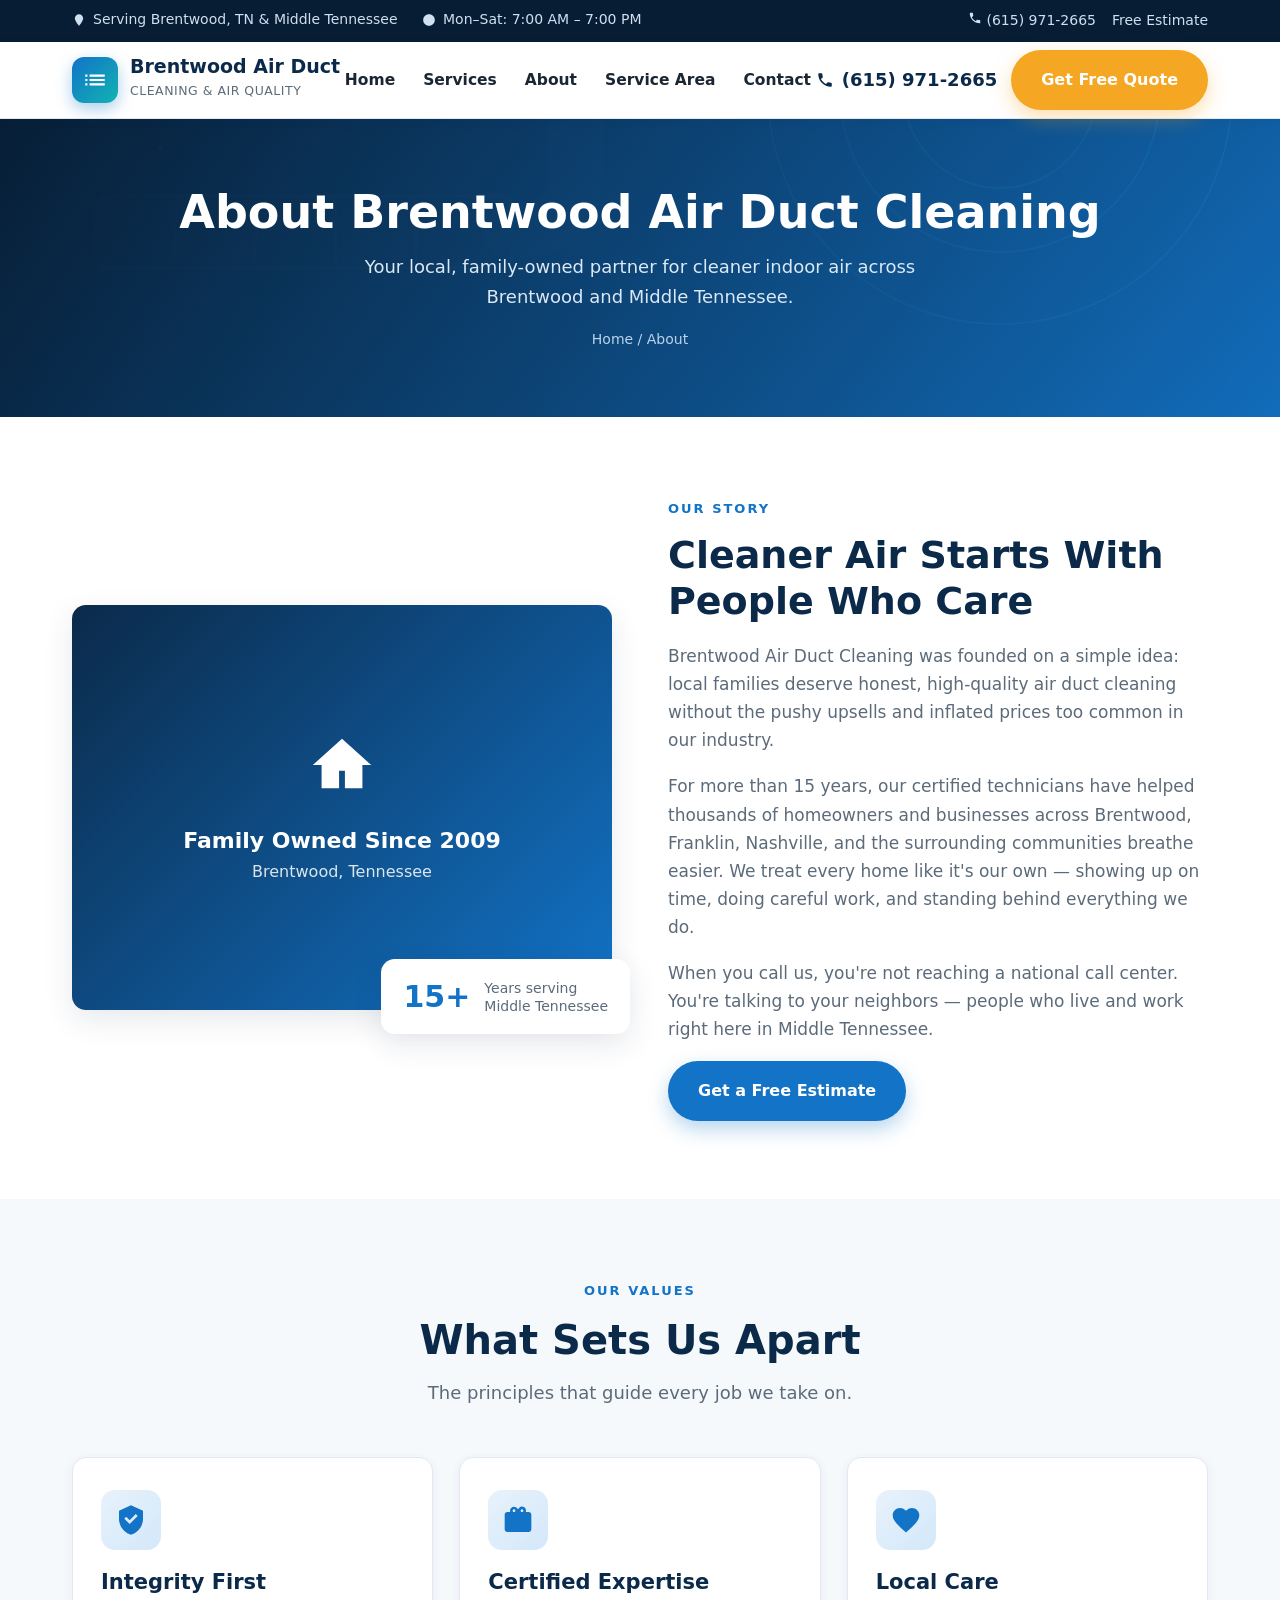
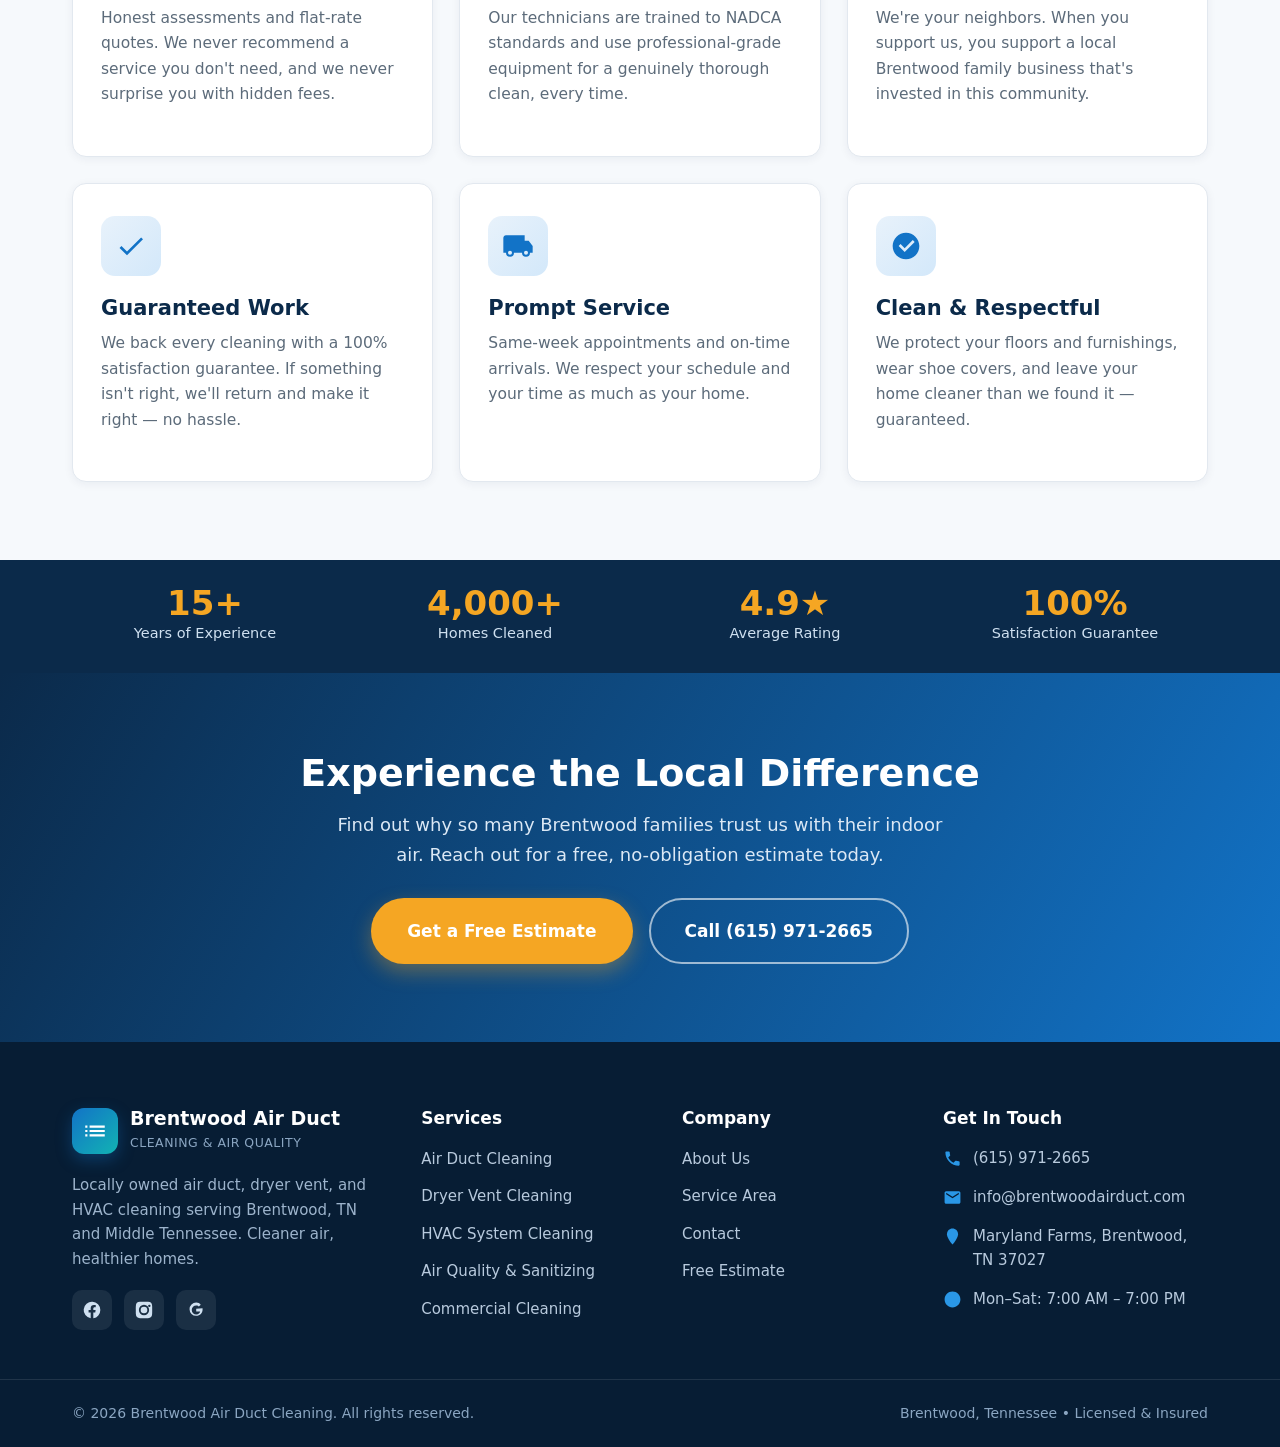
<file: about.html>
<!DOCTYPE html>
<html lang="en">
<head>
  <meta charset="UTF-8" />
  <meta name="viewport" content="width=device-width, initial-scale=1.0" />
  <title>About Us | Brentwood Air Duct Cleaning — Local Air Duct Experts in Brentwood, TN</title>
  <meta name="description" content="Learn about Brentwood Air Duct Cleaning — a locally owned, certified air duct and dryer vent cleaning company proudly serving Brentwood, TN and Middle Tennessee since 2009." />
  <link rel="canonical" href="https://www.brentwoodairduct.com/about.html" />
  <link rel="icon" href="images/favicon.svg" type="image/svg+xml" />
  <link rel="stylesheet" href="css/styles.css" />
</head>
<body>

  <div class="topbar">
    <div class="container">
      <div class="topbar-left">
        <span><svg width="14" height="14" viewBox="0 0 24 24" fill="currentColor"><path d="M12 2C8.13 2 5 5.13 5 9c0 5.25 7 13 7 13s7-7.75 7-13c0-3.87-3.13-7-7-7z"/></svg> Serving Brentwood, TN &amp; Middle Tennessee</span>
        <span><svg width="14" height="14" viewBox="0 0 24 24" fill="currentColor"><path d="M11.99 2C6.47 2 2 6.48 2 12s4.47 10 9.99 10C17.52 22 22 17.52 22 12 22 6.48 17.52 2 11.99 2zM12.5 7H11v6l5.25 3.15.75-1.23-4.5-2.67z"/></svg> Mon–Sat: 7:00 AM – 7:00 PM</span>
      </div>
      <div class="topbar-right">
        <a href="tel:+16159712665"><svg width="14" height="14" viewBox="0 0 24 24" fill="currentColor"><path d="M6.62 10.79c1.44 2.83 3.76 5.14 6.59 6.59l2.2-2.2c.27-.27.67-.36 1.02-.24 1.12.37 2.33.57 3.57.57.55 0 1 .45 1 1V20c0 .55-.45 1-1 1-9.39 0-17-7.61-17-17 0-.55.45-1 1-1h3.5c.55 0 1 .45 1 1 0 1.25.2 2.45.57 3.57.11.35.03.74-.25 1.02l-2.2 2.2z"/></svg> (615) 971-2665</a>
        <a href="contact.html">Free Estimate</a>
      </div>
    </div>
  </div>

  <header class="site-header">
    <div class="container nav">
      <a href="index.html" class="brand">
        <span class="brand-mark" aria-hidden="true"><svg viewBox="0 0 24 24" fill="currentColor"><path d="M3 13h2v-2H3v2zm0 4h2v-2H3v2zm0-8h2V7H3v2zm4 4h14v-2H7v2zm0 4h14v-2H7v2zM7 7v2h14V7H7z"/></svg></span>
        <span class="brand-text"><b>Brentwood Air Duct</b><span>Cleaning &amp; Air Quality</span></span>
      </a>
      <ul class="nav-links">
        <li><a href="index.html">Home</a></li>
        <li><a href="services.html">Services</a></li>
        <li><a href="about.html">About</a></li>
        <li><a href="service-area.html">Service Area</a></li>
        <li><a href="contact.html">Contact</a></li>
      </ul>
      <div class="nav-cta">
        <a href="tel:+16159712665" class="nav-phone"><svg width="18" height="18" viewBox="0 0 24 24" fill="currentColor"><path d="M6.62 10.79c1.44 2.83 3.76 5.14 6.59 6.59l2.2-2.2c.27-.27.67-.36 1.02-.24 1.12.37 2.33.57 3.57.57.55 0 1 .45 1 1V20c0 .55-.45 1-1 1-9.39 0-17-7.61-17-17 0-.55.45-1 1-1h3.5c.55 0 1 .45 1 1 0 1.25.2 2.45.57 3.57.11.35.03.74-.25 1.02l-2.2 2.2z"/></svg> (615) 971-2665</a>
        <a href="contact.html" class="btn btn-primary">Get Free Quote</a>
      </div>
      <button class="nav-toggle" aria-label="Toggle menu"><span></span><span></span><span></span></button>
    </div>
  </header>

  <section class="page-hero">
    <div class="container">
      <h1>About Brentwood Air Duct Cleaning</h1>
      <p>Your local, family-owned partner for cleaner indoor air across Brentwood and Middle Tennessee.</p>
      <div class="breadcrumb"><a href="index.html">Home</a> / About</div>
    </div>
  </section>

  <section>
    <div class="container split">
      <div class="split-media">
        <div class="media-box">
          <div>
            <svg width="70" height="70" viewBox="0 0 24 24" fill="currentColor" style="margin:0 auto 14px;"><path d="M12 3 2 12h3v8h6v-6h2v6h6v-8h3L12 3z"/></svg>
            <b style="font-size:22px;display:block;">Family Owned Since 2009</b>
            <span style="opacity:.85;">Brentwood, Tennessee</span>
          </div>
        </div>
        <div class="badge-float">
          <span class="bf-num">15+</span>
          <span>Years serving<br>Middle Tennessee</span>
        </div>
      </div>
      <div>
        <span class="eyebrow">Our Story</span>
        <h2>Cleaner Air Starts With People Who Care</h2>
        <p>Brentwood Air Duct Cleaning was founded on a simple idea: local families deserve honest, high-quality air duct cleaning without the pushy upsells and inflated prices too common in our industry.</p>
        <p>For more than 15 years, our certified technicians have helped thousands of homeowners and businesses across Brentwood, Franklin, Nashville, and the surrounding communities breathe easier. We treat every home like it's our own — showing up on time, doing careful work, and standing behind everything we do.</p>
        <p>When you call us, you're not reaching a national call center. You're talking to your neighbors — people who live and work right here in Middle Tennessee.</p>
        <a href="contact.html" class="btn btn-blue">Get a Free Estimate</a>
      </div>
    </div>
  </section>

  <!-- Values -->
  <section class="services">
    <div class="container">
      <div class="section-head">
        <span class="eyebrow">Our Values</span>
        <h2>What Sets Us Apart</h2>
        <p>The principles that guide every job we take on.</p>
      </div>
      <div class="cards">
        <div class="card">
          <div class="card-icon"><svg viewBox="0 0 24 24" fill="currentColor"><path d="M12 1 3 5v6c0 5.55 3.84 10.74 9 12 5.16-1.26 9-6.45 9-12V5l-9-4zm-1 14-4-4 1.41-1.41L11 12.17l4.59-4.58L17 9l-6 6z"/></svg></div>
          <h3>Integrity First</h3>
          <p>Honest assessments and flat-rate quotes. We never recommend a service you don't need, and we never surprise you with hidden fees.</p>
        </div>
        <div class="card">
          <div class="card-icon"><svg viewBox="0 0 24 24" fill="currentColor"><path d="M20 6h-2.18c.11-.31.18-.65.18-1a2.996 2.996 0 0 0-5.5-1.65l-.5.67-.5-.68C10.96 2.54 10.05 2 9 2 7.34 2 6 3.34 6 5c0 .35.07.69.18 1H4c-1.11 0-1.99.89-1.99 2L2 19c0 1.11.89 2 2 2h16c1.11 0 2-.89 2-2V8c0-1.11-.89-2-2-2zm-5-2c.55 0 1 .45 1 1s-.45 1-1 1-1-.45-1-1 .45-1 1-1zM9 4c.55 0 1 .45 1 1s-.45 1-1 1-1-.45-1-1 .45-1 1-1z"/></svg></div>
          <h3>Certified Expertise</h3>
          <p>Our technicians are trained to NADCA standards and use professional-grade equipment for a genuinely thorough clean, every time.</p>
        </div>
        <div class="card">
          <div class="card-icon"><svg viewBox="0 0 24 24" fill="currentColor"><path d="M16.5 3c-1.74 0-3.41.81-4.5 2.09C10.91 3.81 9.24 3 7.5 3 4.42 3 2 5.42 2 8.5c0 3.78 3.4 6.86 8.55 11.54L12 21.35l1.45-1.32C18.6 15.36 22 12.28 22 8.5 22 5.42 19.58 3 16.5 3z"/></svg></div>
          <h3>Local Care</h3>
          <p>We're your neighbors. When you support us, you support a local Brentwood family business that's invested in this community.</p>
        </div>
        <div class="card">
          <div class="card-icon"><svg viewBox="0 0 24 24" fill="currentColor"><path d="M9 16.17 4.83 12l-1.42 1.41L9 19 21 7l-1.41-1.41z"/></svg></div>
          <h3>Guaranteed Work</h3>
          <p>We back every cleaning with a 100% satisfaction guarantee. If something isn't right, we'll return and make it right — no hassle.</p>
        </div>
        <div class="card">
          <div class="card-icon"><svg viewBox="0 0 24 24" fill="currentColor"><path d="M20 8h-3V4H3c-1.1 0-2 .9-2 2v11h2a3 3 0 0 0 6 0h6a3 3 0 0 0 6 0h2v-5l-3-4zM6 18.5A1.5 1.5 0 1 1 7.5 17 1.5 1.5 0 0 1 6 18.5zm12 0A1.5 1.5 0 1 1 19.5 17 1.5 1.5 0 0 1 18 18.5z"/></svg></div>
          <h3>Prompt Service</h3>
          <p>Same-week appointments and on-time arrivals. We respect your schedule and your time as much as your home.</p>
        </div>
        <div class="card">
          <div class="card-icon"><svg viewBox="0 0 24 24" fill="currentColor"><path d="M12 2C6.48 2 2 6.48 2 12s4.48 10 10 10 10-4.48 10-10S17.52 2 12 2zm-1 14.5-4.5-4.5 1.41-1.41L11 13.67l6.09-6.09L18.5 9z"/></svg></div>
          <h3>Clean &amp; Respectful</h3>
          <p>We protect your floors and furnishings, wear shoe covers, and leave your home cleaner than we found it — guaranteed.</p>
        </div>
      </div>
    </div>
  </section>

  <div class="trustbar">
    <div class="container">
      <div class="trust-stat"><b>15+</b><span>Years of Experience</span></div>
      <div class="trust-stat"><b>4,000+</b><span>Homes Cleaned</span></div>
      <div class="trust-stat"><b>4.9★</b><span>Average Rating</span></div>
      <div class="trust-stat"><b>100%</b><span>Satisfaction Guarantee</span></div>
    </div>
  </div>

  <section class="cta-band">
    <div class="container">
      <h2>Experience the Local Difference</h2>
      <p>Find out why so many Brentwood families trust us with their indoor air. Reach out for a free, no-obligation estimate today.</p>
      <div class="cta-actions">
        <a href="contact.html" class="btn btn-primary btn-lg">Get a Free Estimate</a>
        <a href="tel:+16159712665" class="btn btn-outline btn-lg">Call (615) 971-2665</a>
      </div>
    </div>
  </section>

  <footer class="site-footer">
    <div class="container footer-grid">
      <div class="footer-brand">
        <a href="index.html" class="brand">
          <span class="brand-mark" aria-hidden="true"><svg viewBox="0 0 24 24" fill="currentColor"><path d="M3 13h2v-2H3v2zm0 4h2v-2H3v2zm0-8h2V7H3v2zm4 4h14v-2H7v2zm0 4h14v-2H7v2zM7 7v2h14V7H7z"/></svg></span>
          <span class="brand-text"><b>Brentwood Air Duct</b><span>Cleaning &amp; Air Quality</span></span>
        </a>
        <p>Locally owned air duct, dryer vent, and HVAC cleaning serving Brentwood, TN and Middle Tennessee. Cleaner air, healthier homes.</p>
        <div class="footer-social">
          <a href="#" aria-label="Facebook"><svg viewBox="0 0 24 24" fill="currentColor"><path d="M22 12a10 10 0 1 0-11.56 9.88v-6.99H7.9V12h2.54V9.8c0-2.5 1.49-3.89 3.78-3.89 1.09 0 2.24.2 2.24.2v2.46h-1.26c-1.24 0-1.63.77-1.63 1.56V12h2.78l-.44 2.89h-2.34v6.99A10 10 0 0 0 22 12z"/></svg></a>
          <a href="#" aria-label="Instagram"><svg viewBox="0 0 24 24" fill="currentColor"><path d="M12 2.16c3.2 0 3.58 0 4.85.07 3.25.15 4.77 1.69 4.92 4.92.06 1.27.07 1.65.07 4.85s0 3.58-.07 4.85c-.15 3.23-1.66 4.77-4.92 4.92-1.27.06-1.65.07-4.85.07s-3.58 0-4.85-.07c-3.26-.15-4.77-1.7-4.92-4.92-.06-1.27-.07-1.65-.07-4.85s0-3.58.07-4.85C2.38 3.92 3.9 2.38 7.15 2.23 8.42 2.17 8.8 2.16 12 2.16zm0 3.68a6.16 6.16 0 1 0 0 12.32 6.16 6.16 0 0 0 0-12.32zm0 10.16a4 4 0 1 1 0-8 4 4 0 0 1 0 8zm6.41-10.4a1.44 1.44 0 1 0 0 2.88 1.44 1.44 0 0 0 0-2.88z"/></svg></a>
          <a href="#" aria-label="Google"><svg viewBox="0 0 24 24" fill="currentColor"><path d="M12.24 10.4v3.36h4.71c-.19 1.22-1.4 3.58-4.71 3.58a5.34 5.34 0 0 1 0-10.68c1.58 0 2.63.67 3.24 1.24l2.21-2.13C16.46 3.9 14.55 3 12.24 3a8 8 0 1 0 0 16c4.62 0 7.68-3.25 7.68-7.83 0-.53-.06-.93-.13-1.33z"/></svg></a>
        </div>
      </div>
      <div>
        <h4>Services</h4>
        <ul class="footer-links">
          <li><a href="services.html#air-duct">Air Duct Cleaning</a></li>
          <li><a href="services.html#dryer-vent">Dryer Vent Cleaning</a></li>
          <li><a href="services.html#hvac">HVAC System Cleaning</a></li>
          <li><a href="services.html#air-quality">Air Quality &amp; Sanitizing</a></li>
          <li><a href="services.html#commercial">Commercial Cleaning</a></li>
        </ul>
      </div>
      <div>
        <h4>Company</h4>
        <ul class="footer-links">
          <li><a href="about.html">About Us</a></li>
          <li><a href="service-area.html">Service Area</a></li>
          <li><a href="contact.html">Contact</a></li>
          <li><a href="contact.html">Free Estimate</a></li>
        </ul>
      </div>
      <div>
        <h4>Get In Touch</h4>
        <ul class="footer-contact">
          <li><svg viewBox="0 0 24 24" fill="currentColor"><path d="M6.62 10.79c1.44 2.83 3.76 5.14 6.59 6.59l2.2-2.2c.27-.27.67-.36 1.02-.24 1.12.37 2.33.57 3.57.57.55 0 1 .45 1 1V20c0 .55-.45 1-1 1-9.39 0-17-7.61-17-17 0-.55.45-1 1-1h3.5c.55 0 1 .45 1 1 0 1.25.2 2.45.57 3.57.11.35.03.74-.25 1.02l-2.2 2.2z"/></svg> <a href="tel:+16159712665">(615) 971-2665</a></li>
          <li><svg viewBox="0 0 24 24" fill="currentColor"><path d="M20 4H4c-1.1 0-2 .9-2 2v12c0 1.1.9 2 2 2h16c1.1 0 2-.9 2-2V6c0-1.1-.9-2-2-2zm0 4-8 5-8-5V6l8 5 8-5v2z"/></svg> <a href="mailto:info@brentwoodairduct.com">info@brentwoodairduct.com</a></li>
          <li><svg viewBox="0 0 24 24" fill="currentColor"><path d="M12 2C8.13 2 5 5.13 5 9c0 5.25 7 13 7 13s7-7.75 7-13c0-3.87-3.13-7-7-7z"/></svg> Maryland Farms, Brentwood, TN 37027</li>
          <li><svg viewBox="0 0 24 24" fill="currentColor"><path d="M11.99 2C6.47 2 2 6.48 2 12s4.47 10 9.99 10C17.52 22 22 17.52 22 12 22 6.48 17.52 2 11.99 2zM12.5 7H11v6l5.25 3.15.75-1.23-4.5-2.67z"/></svg> Mon–Sat: 7:00 AM – 7:00 PM</li>
        </ul>
      </div>
    </div>
    <div class="footer-bottom">
      <div class="container">
        <span>© <span data-year>2026</span> Brentwood Air Duct Cleaning. All rights reserved.</span>
        <span>Brentwood, Tennessee • Licensed &amp; Insured</span>
      </div>
    </div>
  </footer>

  <a href="tel:+16159712665" class="float-call" aria-label="Call now"><svg viewBox="0 0 24 24" fill="currentColor"><path d="M6.62 10.79c1.44 2.83 3.76 5.14 6.59 6.59l2.2-2.2c.27-.27.67-.36 1.02-.24 1.12.37 2.33.57 3.57.57.55 0 1 .45 1 1V20c0 .55-.45 1-1 1-9.39 0-17-7.61-17-17 0-.55.45-1 1-1h3.5c.55 0 1 .45 1 1 0 1.25.2 2.45.57 3.57.11.35.03.74-.25 1.02l-2.2 2.2z"/></svg></a>
  <script src="js/main.js"></script>
</body>
</html>
</file>
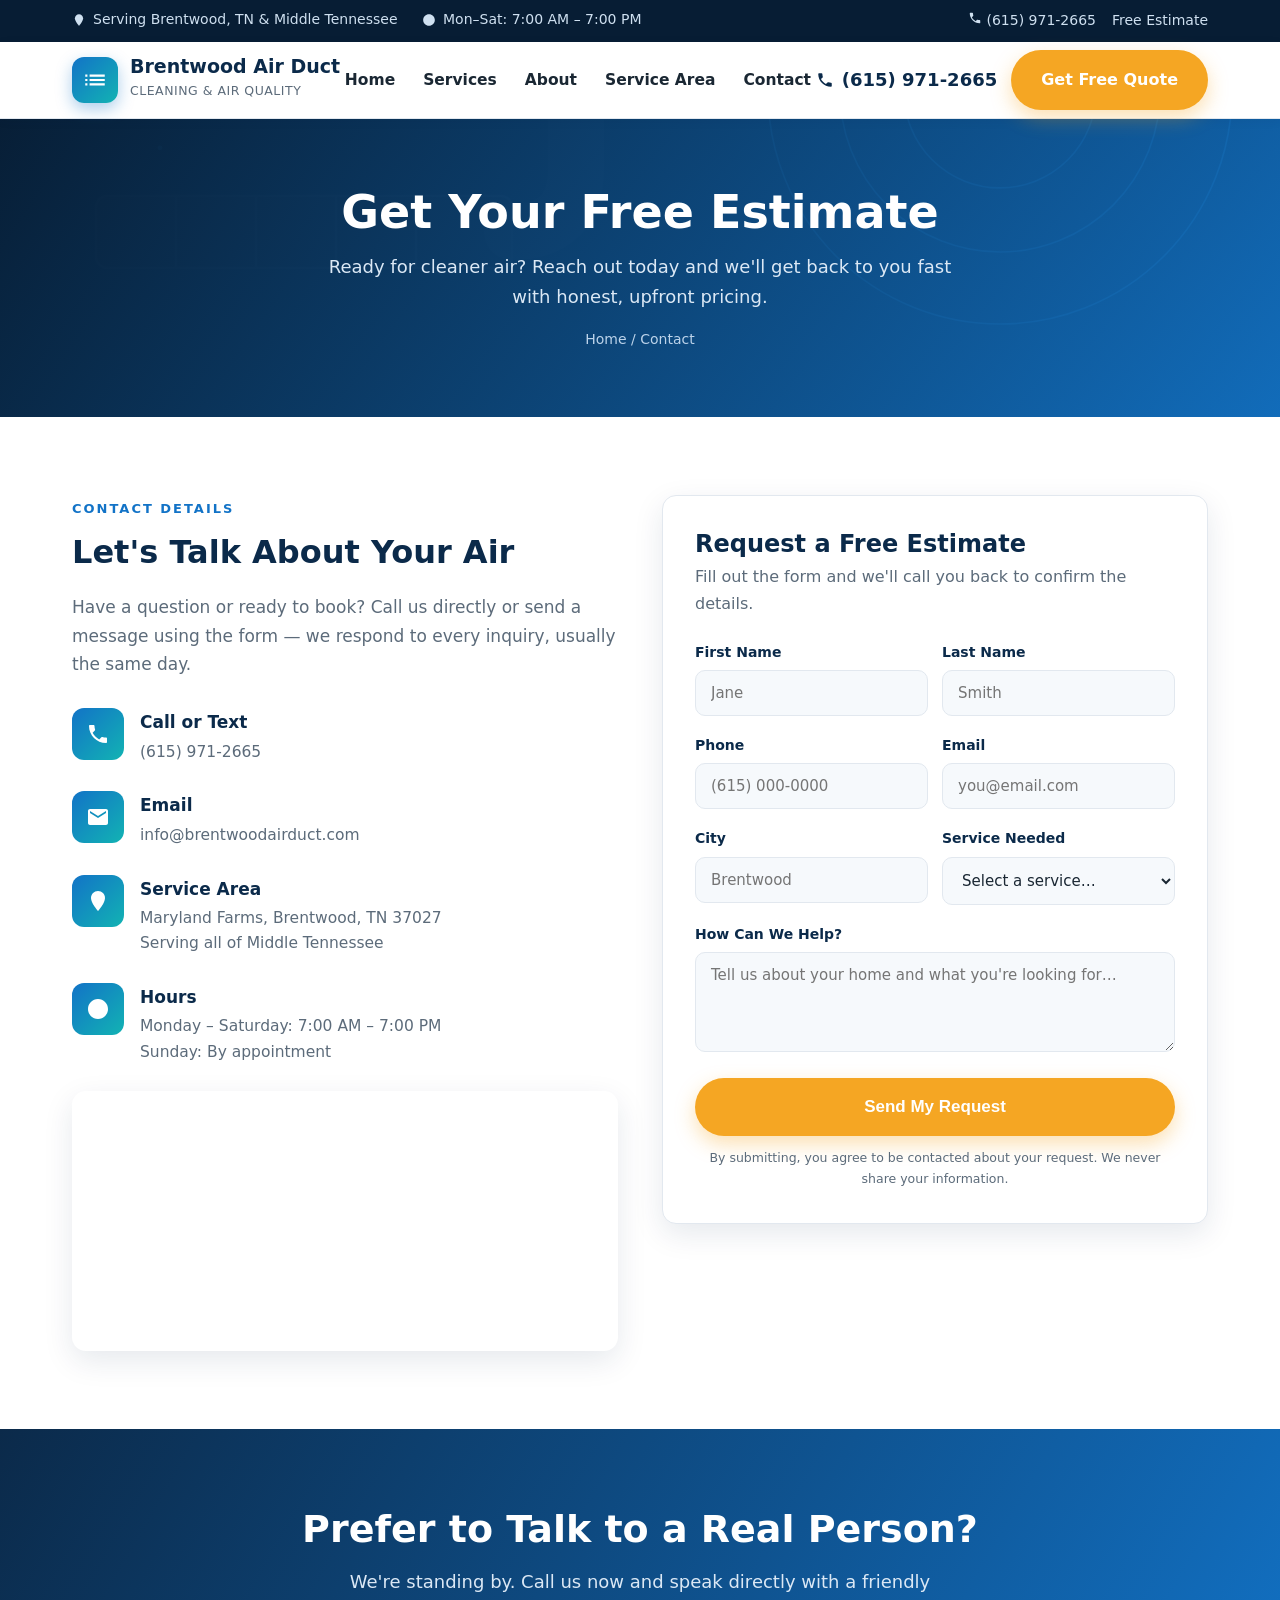
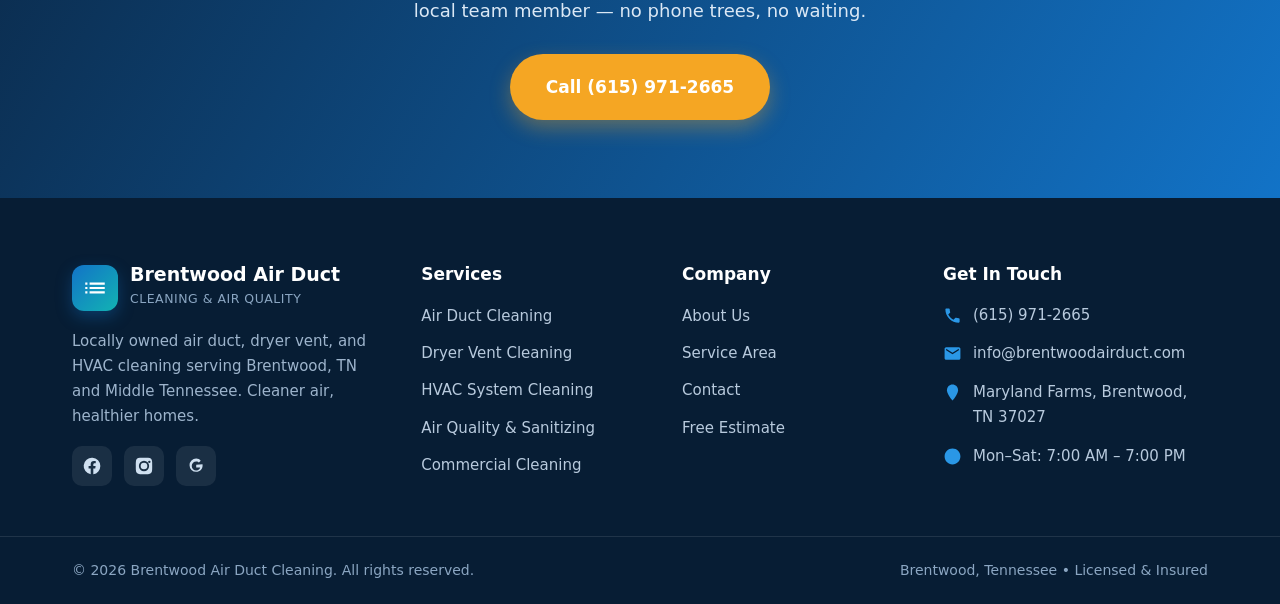
<file: contact.html>
<!DOCTYPE html>
<html lang="en">
<head>
  <meta charset="UTF-8" />
  <meta name="viewport" content="width=device-width, initial-scale=1.0" />
  <title>Contact Us | Free Air Duct Cleaning Estimate in Brentwood, TN</title>
  <meta name="description" content="Contact Brentwood Air Duct Cleaning for a free, no-obligation estimate. Call (615) 971-2665 or fill out our form. Serving Brentwood, TN and Middle Tennessee." />
  <link rel="canonical" href="https://www.brentwoodairduct.com/contact.html" />
  <link rel="icon" href="images/favicon.svg" type="image/svg+xml" />
  <link rel="stylesheet" href="css/styles.css" />
</head>
<body>

  <div class="topbar">
    <div class="container">
      <div class="topbar-left">
        <span><svg width="14" height="14" viewBox="0 0 24 24" fill="currentColor"><path d="M12 2C8.13 2 5 5.13 5 9c0 5.25 7 13 7 13s7-7.75 7-13c0-3.87-3.13-7-7-7z"/></svg> Serving Brentwood, TN &amp; Middle Tennessee</span>
        <span><svg width="14" height="14" viewBox="0 0 24 24" fill="currentColor"><path d="M11.99 2C6.47 2 2 6.48 2 12s4.47 10 9.99 10C17.52 22 22 17.52 22 12 22 6.48 17.52 2 11.99 2zM12.5 7H11v6l5.25 3.15.75-1.23-4.5-2.67z"/></svg> Mon–Sat: 7:00 AM – 7:00 PM</span>
      </div>
      <div class="topbar-right">
        <a href="tel:+16159712665"><svg width="14" height="14" viewBox="0 0 24 24" fill="currentColor"><path d="M6.62 10.79c1.44 2.83 3.76 5.14 6.59 6.59l2.2-2.2c.27-.27.67-.36 1.02-.24 1.12.37 2.33.57 3.57.57.55 0 1 .45 1 1V20c0 .55-.45 1-1 1-9.39 0-17-7.61-17-17 0-.55.45-1 1-1h3.5c.55 0 1 .45 1 1 0 1.25.2 2.45.57 3.57.11.35.03.74-.25 1.02l-2.2 2.2z"/></svg> (615) 971-2665</a>
        <a href="contact.html">Free Estimate</a>
      </div>
    </div>
  </div>

  <header class="site-header">
    <div class="container nav">
      <a href="index.html" class="brand">
        <span class="brand-mark" aria-hidden="true"><svg viewBox="0 0 24 24" fill="currentColor"><path d="M3 13h2v-2H3v2zm0 4h2v-2H3v2zm0-8h2V7H3v2zm4 4h14v-2H7v2zm0 4h14v-2H7v2zM7 7v2h14V7H7z"/></svg></span>
        <span class="brand-text"><b>Brentwood Air Duct</b><span>Cleaning &amp; Air Quality</span></span>
      </a>
      <ul class="nav-links">
        <li><a href="index.html">Home</a></li>
        <li><a href="services.html">Services</a></li>
        <li><a href="about.html">About</a></li>
        <li><a href="service-area.html">Service Area</a></li>
        <li><a href="contact.html">Contact</a></li>
      </ul>
      <div class="nav-cta">
        <a href="tel:+16159712665" class="nav-phone"><svg width="18" height="18" viewBox="0 0 24 24" fill="currentColor"><path d="M6.62 10.79c1.44 2.83 3.76 5.14 6.59 6.59l2.2-2.2c.27-.27.67-.36 1.02-.24 1.12.37 2.33.57 3.57.57.55 0 1 .45 1 1V20c0 .55-.45 1-1 1-9.39 0-17-7.61-17-17 0-.55.45-1 1-1h3.5c.55 0 1 .45 1 1 0 1.25.2 2.45.57 3.57.11.35.03.74-.25 1.02l-2.2 2.2z"/></svg> (615) 971-2665</a>
        <a href="contact.html" class="btn btn-primary">Get Free Quote</a>
      </div>
      <button class="nav-toggle" aria-label="Toggle menu"><span></span><span></span><span></span></button>
    </div>
  </header>

  <section class="page-hero">
    <div class="container">
      <h1>Get Your Free Estimate</h1>
      <p>Ready for cleaner air? Reach out today and we'll get back to you fast with honest, upfront pricing.</p>
      <div class="breadcrumb"><a href="index.html">Home</a> / Contact</div>
    </div>
  </section>

  <section>
    <div class="container contact-grid">
      <div class="contact-info">
        <span class="eyebrow">Contact Details</span>
        <h2 style="font-size:32px;margin-bottom:22px;">Let's Talk About Your Air</h2>
        <p style="color:var(--muted);font-size:17px;margin-bottom:30px;">Have a question or ready to book? Call us directly or send a message using the form — we respond to every inquiry, usually the same day.</p>

        <div class="ci-item">
          <span class="ci-icon"><svg viewBox="0 0 24 24" fill="currentColor"><path d="M6.62 10.79c1.44 2.83 3.76 5.14 6.59 6.59l2.2-2.2c.27-.27.67-.36 1.02-.24 1.12.37 2.33.57 3.57.57.55 0 1 .45 1 1V20c0 .55-.45 1-1 1-9.39 0-17-7.61-17-17 0-.55.45-1 1-1h3.5c.55 0 1 .45 1 1 0 1.25.2 2.45.57 3.57.11.35.03.74-.25 1.02l-2.2 2.2z"/></svg></span>
          <div><b>Call or Text</b><a href="tel:+16159712665">(615) 971-2665</a></div>
        </div>
        <div class="ci-item">
          <span class="ci-icon"><svg viewBox="0 0 24 24" fill="currentColor"><path d="M20 4H4c-1.1 0-2 .9-2 2v12c0 1.1.9 2 2 2h16c1.1 0 2-.9 2-2V6c0-1.1-.9-2-2-2zm0 4-8 5-8-5V6l8 5 8-5v2z"/></svg></span>
          <div><b>Email</b><a href="mailto:info@brentwoodairduct.com">info@brentwoodairduct.com</a></div>
        </div>
        <div class="ci-item">
          <span class="ci-icon"><svg viewBox="0 0 24 24" fill="currentColor"><path d="M12 2C8.13 2 5 5.13 5 9c0 5.25 7 13 7 13s7-7.75 7-13c0-3.87-3.13-7-7-7z"/></svg></span>
          <div><b>Service Area</b><p>Maryland Farms, Brentwood, TN 37027<br>Serving all of Middle Tennessee</p></div>
        </div>
        <div class="ci-item">
          <span class="ci-icon"><svg viewBox="0 0 24 24" fill="currentColor"><path d="M11.99 2C6.47 2 2 6.48 2 12s4.47 10 9.99 10C17.52 22 22 17.52 22 12 22 6.48 17.52 2 11.99 2zM12.5 7H11v6l5.25 3.15.75-1.23-4.5-2.67z"/></svg></span>
          <div><b>Hours</b><p>Monday – Saturday: 7:00 AM – 7:00 PM<br>Sunday: By appointment</p></div>
        </div>

        <div class="area-map" style="margin-top:26px;min-height:260px;">
          <iframe title="Brentwood, TN map" src="https://www.google.com/maps?q=Brentwood,+TN&output=embed" loading="lazy" referrerpolicy="no-referrer-when-downgrade" style="min-height:260px;"></iframe>
        </div>
      </div>

      <div class="contact-form-card">
        <h3>Request a Free Estimate</h3>
        <p>Fill out the form and we'll call you back to confirm the details.</p>
        <form data-quote-form id="contactForm">
          <div class="form-success">✓ Thank you! Your request has been received. We'll be in touch shortly to schedule your service.</div>
          <div class="field two">
            <div>
              <label for="c-first">First Name</label>
              <input id="c-first" name="first_name" type="text" placeholder="Jane" required />
            </div>
            <div>
              <label for="c-last">Last Name</label>
              <input id="c-last" name="last_name" type="text" placeholder="Smith" required />
            </div>
          </div>
          <div class="field two">
            <div>
              <label for="c-phone">Phone</label>
              <input id="c-phone" name="phone" type="tel" placeholder="(615) 000-0000" required />
            </div>
            <div>
              <label for="c-email">Email</label>
              <input id="c-email" name="email" type="email" placeholder="you@email.com" required />
            </div>
          </div>
          <div class="field two">
            <div>
              <label for="c-city">City</label>
              <input id="c-city" name="city" type="text" placeholder="Brentwood" />
            </div>
            <div>
              <label for="c-service">Service Needed</label>
              <select id="c-service" name="service" required>
                <option value="">Select a service…</option>
                <option>Air Duct Cleaning</option>
                <option>Dryer Vent Cleaning</option>
                <option>HVAC System Cleaning</option>
                <option>Air Quality / Sanitizing</option>
                <option>Commercial Duct Cleaning</option>
                <option>Not Sure — Need Advice</option>
              </select>
            </div>
          </div>
          <div class="field">
            <label for="c-message">How Can We Help?</label>
            <textarea id="c-message" name="message" rows="4" placeholder="Tell us about your home and what you're looking for…"></textarea>
          </div>
          <button type="submit" class="btn btn-primary btn-lg" style="width:100%;justify-content:center;">Send My Request</button>
          <p class="form-note">By submitting, you agree to be contacted about your request. We never share your information.</p>
        </form>
      </div>
    </div>
  </section>

  <section class="cta-band">
    <div class="container">
      <h2>Prefer to Talk to a Real Person?</h2>
      <p>We're standing by. Call us now and speak directly with a friendly local team member — no phone trees, no waiting.</p>
      <div class="cta-actions">
        <a href="tel:+16159712665" class="btn btn-primary btn-lg">Call (615) 971-2665</a>
      </div>
    </div>
  </section>

  <footer class="site-footer">
    <div class="container footer-grid">
      <div class="footer-brand">
        <a href="index.html" class="brand">
          <span class="brand-mark" aria-hidden="true"><svg viewBox="0 0 24 24" fill="currentColor"><path d="M3 13h2v-2H3v2zm0 4h2v-2H3v2zm0-8h2V7H3v2zm4 4h14v-2H7v2zm0 4h14v-2H7v2zM7 7v2h14V7H7z"/></svg></span>
          <span class="brand-text"><b>Brentwood Air Duct</b><span>Cleaning &amp; Air Quality</span></span>
        </a>
        <p>Locally owned air duct, dryer vent, and HVAC cleaning serving Brentwood, TN and Middle Tennessee. Cleaner air, healthier homes.</p>
        <div class="footer-social">
          <a href="#" aria-label="Facebook"><svg viewBox="0 0 24 24" fill="currentColor"><path d="M22 12a10 10 0 1 0-11.56 9.88v-6.99H7.9V12h2.54V9.8c0-2.5 1.49-3.89 3.78-3.89 1.09 0 2.24.2 2.24.2v2.46h-1.26c-1.24 0-1.63.77-1.63 1.56V12h2.78l-.44 2.89h-2.34v6.99A10 10 0 0 0 22 12z"/></svg></a>
          <a href="#" aria-label="Instagram"><svg viewBox="0 0 24 24" fill="currentColor"><path d="M12 2.16c3.2 0 3.58 0 4.85.07 3.25.15 4.77 1.69 4.92 4.92.06 1.27.07 1.65.07 4.85s0 3.58-.07 4.85c-.15 3.23-1.66 4.77-4.92 4.92-1.27.06-1.65.07-4.85.07s-3.58 0-4.85-.07c-3.26-.15-4.77-1.7-4.92-4.92-.06-1.27-.07-1.65-.07-4.85s0-3.58.07-4.85C2.38 3.92 3.9 2.38 7.15 2.23 8.42 2.17 8.8 2.16 12 2.16zm0 3.68a6.16 6.16 0 1 0 0 12.32 6.16 6.16 0 0 0 0-12.32zm0 10.16a4 4 0 1 1 0-8 4 4 0 0 1 0 8zm6.41-10.4a1.44 1.44 0 1 0 0 2.88 1.44 1.44 0 0 0 0-2.88z"/></svg></a>
          <a href="#" aria-label="Google"><svg viewBox="0 0 24 24" fill="currentColor"><path d="M12.24 10.4v3.36h4.71c-.19 1.22-1.4 3.58-4.71 3.58a5.34 5.34 0 0 1 0-10.68c1.58 0 2.63.67 3.24 1.24l2.21-2.13C16.46 3.9 14.55 3 12.24 3a8 8 0 1 0 0 16c4.62 0 7.68-3.25 7.68-7.83 0-.53-.06-.93-.13-1.33z"/></svg></a>
        </div>
      </div>
      <div>
        <h4>Services</h4>
        <ul class="footer-links">
          <li><a href="services.html#air-duct">Air Duct Cleaning</a></li>
          <li><a href="services.html#dryer-vent">Dryer Vent Cleaning</a></li>
          <li><a href="services.html#hvac">HVAC System Cleaning</a></li>
          <li><a href="services.html#air-quality">Air Quality &amp; Sanitizing</a></li>
          <li><a href="services.html#commercial">Commercial Cleaning</a></li>
        </ul>
      </div>
      <div>
        <h4>Company</h4>
        <ul class="footer-links">
          <li><a href="about.html">About Us</a></li>
          <li><a href="service-area.html">Service Area</a></li>
          <li><a href="contact.html">Contact</a></li>
          <li><a href="contact.html">Free Estimate</a></li>
        </ul>
      </div>
      <div>
        <h4>Get In Touch</h4>
        <ul class="footer-contact">
          <li><svg viewBox="0 0 24 24" fill="currentColor"><path d="M6.62 10.79c1.44 2.83 3.76 5.14 6.59 6.59l2.2-2.2c.27-.27.67-.36 1.02-.24 1.12.37 2.33.57 3.57.57.55 0 1 .45 1 1V20c0 .55-.45 1-1 1-9.39 0-17-7.61-17-17 0-.55.45-1 1-1h3.5c.55 0 1 .45 1 1 0 1.25.2 2.45.57 3.57.11.35.03.74-.25 1.02l-2.2 2.2z"/></svg> <a href="tel:+16159712665">(615) 971-2665</a></li>
          <li><svg viewBox="0 0 24 24" fill="currentColor"><path d="M20 4H4c-1.1 0-2 .9-2 2v12c0 1.1.9 2 2 2h16c1.1 0 2-.9 2-2V6c0-1.1-.9-2-2-2zm0 4-8 5-8-5V6l8 5 8-5v2z"/></svg> <a href="mailto:info@brentwoodairduct.com">info@brentwoodairduct.com</a></li>
          <li><svg viewBox="0 0 24 24" fill="currentColor"><path d="M12 2C8.13 2 5 5.13 5 9c0 5.25 7 13 7 13s7-7.75 7-13c0-3.87-3.13-7-7-7z"/></svg> Maryland Farms, Brentwood, TN 37027</li>
          <li><svg viewBox="0 0 24 24" fill="currentColor"><path d="M11.99 2C6.47 2 2 6.48 2 12s4.47 10 9.99 10C17.52 22 22 17.52 22 12 22 6.48 17.52 2 11.99 2zM12.5 7H11v6l5.25 3.15.75-1.23-4.5-2.67z"/></svg> Mon–Sat: 7:00 AM – 7:00 PM</li>
        </ul>
      </div>
    </div>
    <div class="footer-bottom">
      <div class="container">
        <span>© <span data-year>2026</span> Brentwood Air Duct Cleaning. All rights reserved.</span>
        <span>Brentwood, Tennessee • Licensed &amp; Insured</span>
      </div>
    </div>
  </footer>

  <a href="tel:+16159712665" class="float-call" aria-label="Call now"><svg viewBox="0 0 24 24" fill="currentColor"><path d="M6.62 10.79c1.44 2.83 3.76 5.14 6.59 6.59l2.2-2.2c.27-.27.67-.36 1.02-.24 1.12.37 2.33.57 3.57.57.55 0 1 .45 1 1V20c0 .55-.45 1-1 1-9.39 0-17-7.61-17-17 0-.55.45-1 1-1h3.5c.55 0 1 .45 1 1 0 1.25.2 2.45.57 3.57.11.35.03.74-.25 1.02l-2.2 2.2z"/></svg></a>
  <script src="js/main.js"></script>
</body>
</html>
</file>
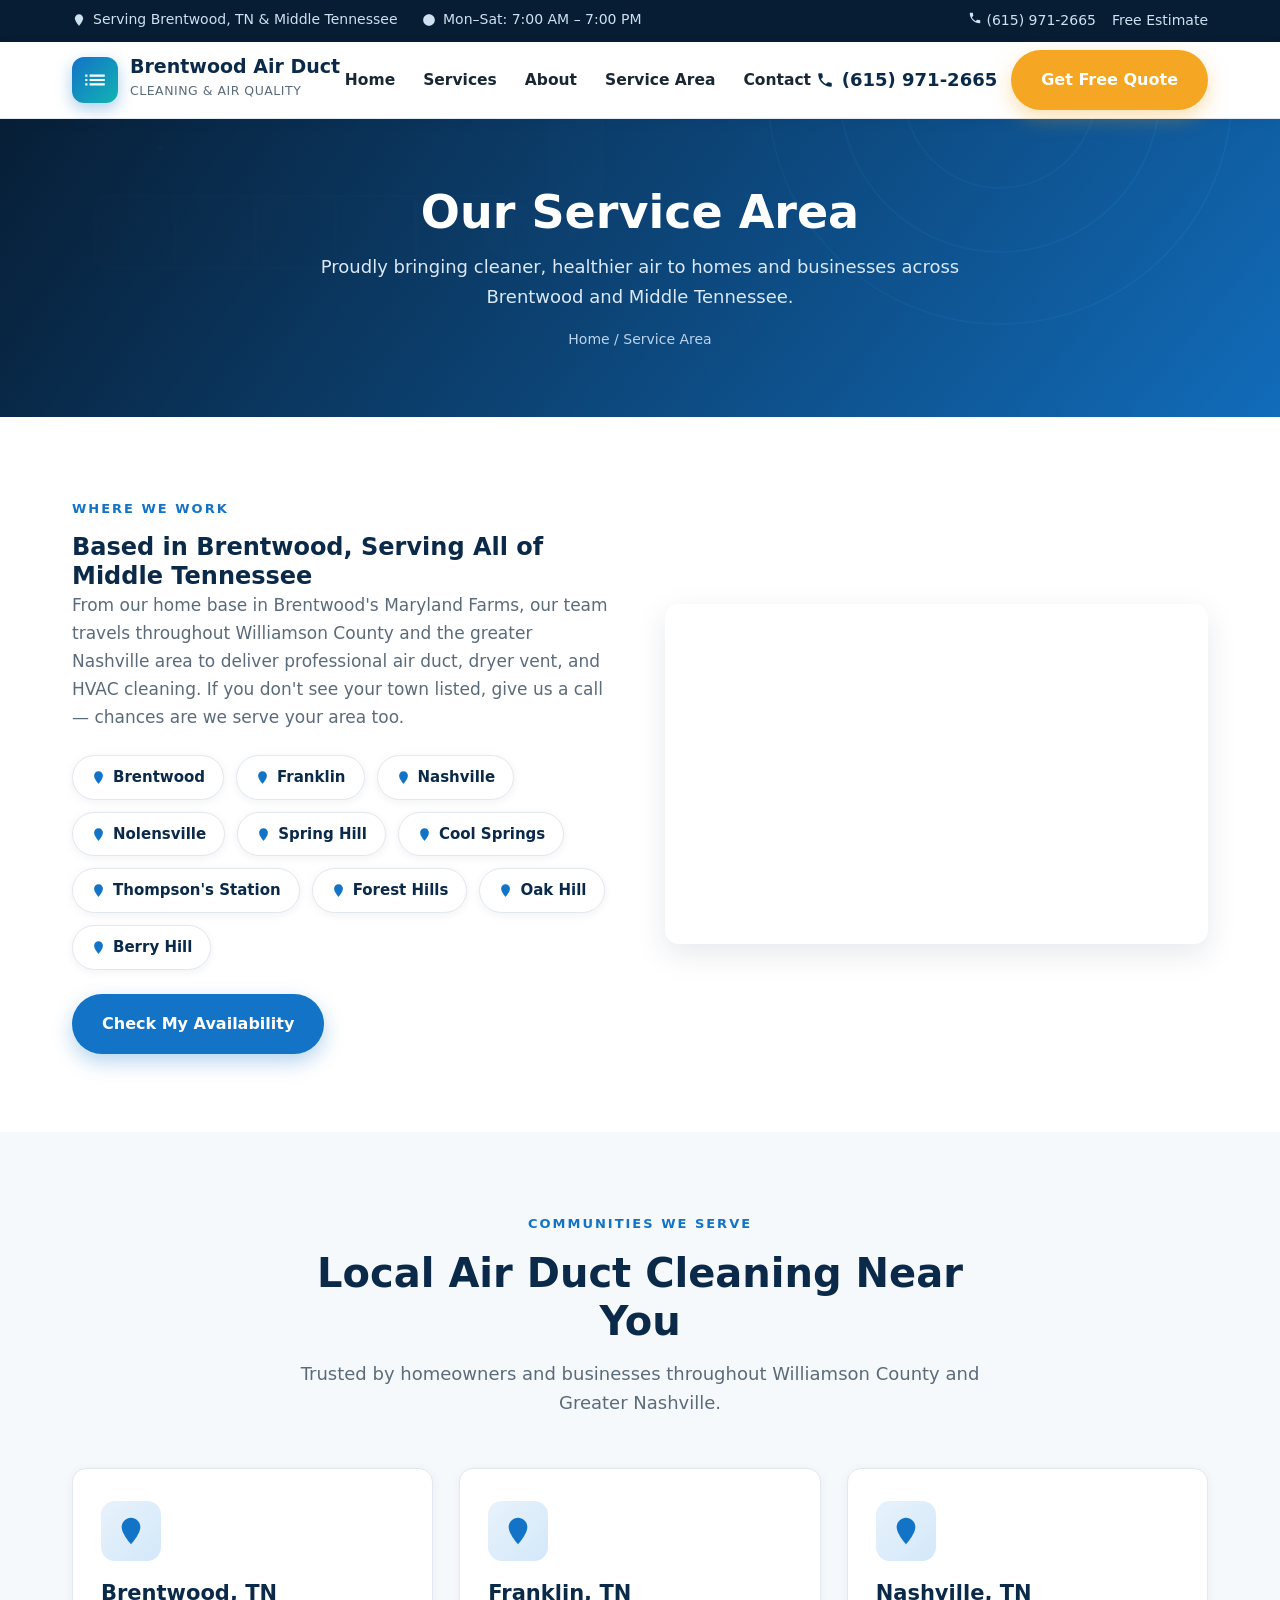
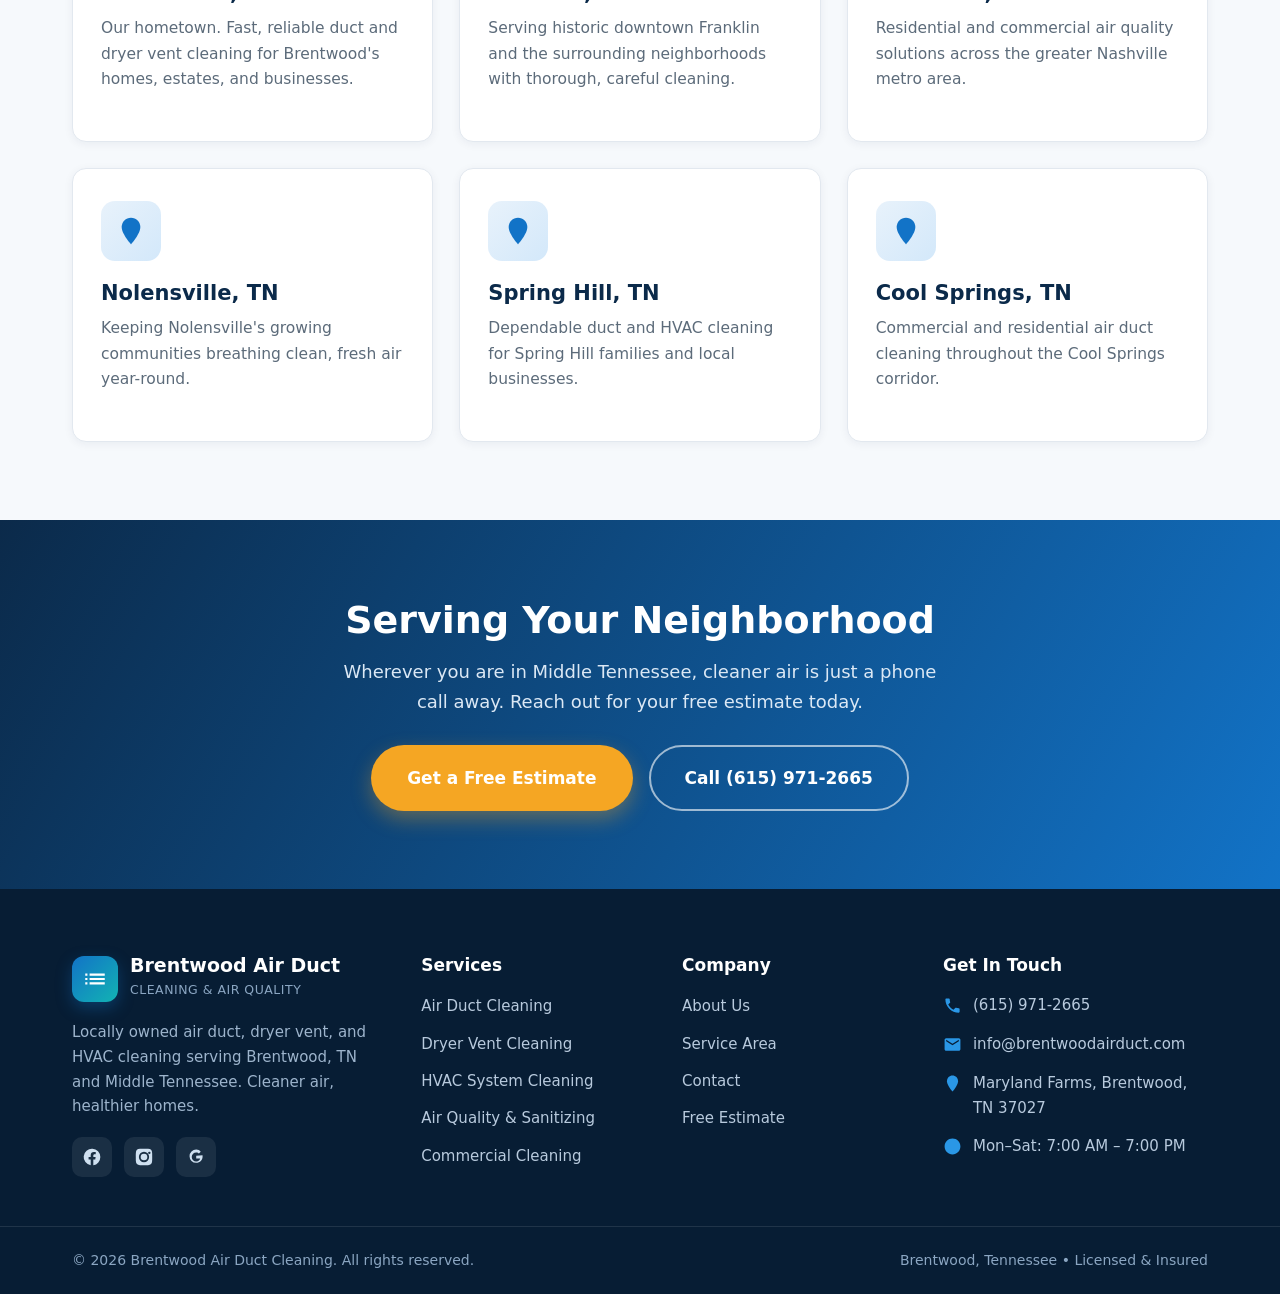
<file: service-area.html>
<!DOCTYPE html>
<html lang="en">
<head>
  <meta charset="UTF-8" />
  <meta name="viewport" content="width=device-width, initial-scale=1.0" />
  <title>Service Area | Air Duct Cleaning in Brentwood, Franklin, Nashville &amp; Middle TN</title>
  <meta name="description" content="Brentwood Air Duct Cleaning serves Brentwood, Franklin, Nashville, Nolensville, Spring Hill, Cool Springs and more across Middle Tennessee. See our full service area." />
  <link rel="canonical" href="https://www.brentwoodairduct.com/service-area.html" />
  <link rel="icon" href="images/favicon.svg" type="image/svg+xml" />
  <link rel="stylesheet" href="css/styles.css" />
</head>
<body>

  <div class="topbar">
    <div class="container">
      <div class="topbar-left">
        <span><svg width="14" height="14" viewBox="0 0 24 24" fill="currentColor"><path d="M12 2C8.13 2 5 5.13 5 9c0 5.25 7 13 7 13s7-7.75 7-13c0-3.87-3.13-7-7-7z"/></svg> Serving Brentwood, TN &amp; Middle Tennessee</span>
        <span><svg width="14" height="14" viewBox="0 0 24 24" fill="currentColor"><path d="M11.99 2C6.47 2 2 6.48 2 12s4.47 10 9.99 10C17.52 22 22 17.52 22 12 22 6.48 17.52 2 11.99 2zM12.5 7H11v6l5.25 3.15.75-1.23-4.5-2.67z"/></svg> Mon–Sat: 7:00 AM – 7:00 PM</span>
      </div>
      <div class="topbar-right">
        <a href="tel:+16159712665"><svg width="14" height="14" viewBox="0 0 24 24" fill="currentColor"><path d="M6.62 10.79c1.44 2.83 3.76 5.14 6.59 6.59l2.2-2.2c.27-.27.67-.36 1.02-.24 1.12.37 2.33.57 3.57.57.55 0 1 .45 1 1V20c0 .55-.45 1-1 1-9.39 0-17-7.61-17-17 0-.55.45-1 1-1h3.5c.55 0 1 .45 1 1 0 1.25.2 2.45.57 3.57.11.35.03.74-.25 1.02l-2.2 2.2z"/></svg> (615) 971-2665</a>
        <a href="contact.html">Free Estimate</a>
      </div>
    </div>
  </div>

  <header class="site-header">
    <div class="container nav">
      <a href="index.html" class="brand">
        <span class="brand-mark" aria-hidden="true"><svg viewBox="0 0 24 24" fill="currentColor"><path d="M3 13h2v-2H3v2zm0 4h2v-2H3v2zm0-8h2V7H3v2zm4 4h14v-2H7v2zm0 4h14v-2H7v2zM7 7v2h14V7H7z"/></svg></span>
        <span class="brand-text"><b>Brentwood Air Duct</b><span>Cleaning &amp; Air Quality</span></span>
      </a>
      <ul class="nav-links">
        <li><a href="index.html">Home</a></li>
        <li><a href="services.html">Services</a></li>
        <li><a href="about.html">About</a></li>
        <li><a href="service-area.html">Service Area</a></li>
        <li><a href="contact.html">Contact</a></li>
      </ul>
      <div class="nav-cta">
        <a href="tel:+16159712665" class="nav-phone"><svg width="18" height="18" viewBox="0 0 24 24" fill="currentColor"><path d="M6.62 10.79c1.44 2.83 3.76 5.14 6.59 6.59l2.2-2.2c.27-.27.67-.36 1.02-.24 1.12.37 2.33.57 3.57.57.55 0 1 .45 1 1V20c0 .55-.45 1-1 1-9.39 0-17-7.61-17-17 0-.55.45-1 1-1h3.5c.55 0 1 .45 1 1 0 1.25.2 2.45.57 3.57.11.35.03.74-.25 1.02l-2.2 2.2z"/></svg> (615) 971-2665</a>
        <a href="contact.html" class="btn btn-primary">Get Free Quote</a>
      </div>
      <button class="nav-toggle" aria-label="Toggle menu"><span></span><span></span><span></span></button>
    </div>
  </header>

  <section class="page-hero">
    <div class="container">
      <h1>Our Service Area</h1>
      <p>Proudly bringing cleaner, healthier air to homes and businesses across Brentwood and Middle Tennessee.</p>
      <div class="breadcrumb"><a href="index.html">Home</a> / Service Area</div>
    </div>
  </section>

  <section>
    <div class="container area-grid">
      <div>
        <span class="eyebrow">Where We Work</span>
        <h2>Based in Brentwood, Serving All of Middle Tennessee</h2>
        <p style="color:var(--muted);font-size:17px;">From our home base in Brentwood's Maryland Farms, our team travels throughout Williamson County and the greater Nashville area to deliver professional air duct, dryer vent, and HVAC cleaning. If you don't see your town listed, give us a call — chances are we serve your area too.</p>
        <div class="area-list">
          <span><svg viewBox="0 0 24 24" fill="currentColor"><path d="M12 2C8.13 2 5 5.13 5 9c0 5.25 7 13 7 13s7-7.75 7-13c0-3.87-3.13-7-7-7z"/></svg> Brentwood</span>
          <span><svg viewBox="0 0 24 24" fill="currentColor"><path d="M12 2C8.13 2 5 5.13 5 9c0 5.25 7 13 7 13s7-7.75 7-13c0-3.87-3.13-7-7-7z"/></svg> Franklin</span>
          <span><svg viewBox="0 0 24 24" fill="currentColor"><path d="M12 2C8.13 2 5 5.13 5 9c0 5.25 7 13 7 13s7-7.75 7-13c0-3.87-3.13-7-7-7z"/></svg> Nashville</span>
          <span><svg viewBox="0 0 24 24" fill="currentColor"><path d="M12 2C8.13 2 5 5.13 5 9c0 5.25 7 13 7 13s7-7.75 7-13c0-3.87-3.13-7-7-7z"/></svg> Nolensville</span>
          <span><svg viewBox="0 0 24 24" fill="currentColor"><path d="M12 2C8.13 2 5 5.13 5 9c0 5.25 7 13 7 13s7-7.75 7-13c0-3.87-3.13-7-7-7z"/></svg> Spring Hill</span>
          <span><svg viewBox="0 0 24 24" fill="currentColor"><path d="M12 2C8.13 2 5 5.13 5 9c0 5.25 7 13 7 13s7-7.75 7-13c0-3.87-3.13-7-7-7z"/></svg> Cool Springs</span>
          <span><svg viewBox="0 0 24 24" fill="currentColor"><path d="M12 2C8.13 2 5 5.13 5 9c0 5.25 7 13 7 13s7-7.75 7-13c0-3.87-3.13-7-7-7z"/></svg> Thompson's Station</span>
          <span><svg viewBox="0 0 24 24" fill="currentColor"><path d="M12 2C8.13 2 5 5.13 5 9c0 5.25 7 13 7 13s7-7.75 7-13c0-3.87-3.13-7-7-7z"/></svg> Forest Hills</span>
          <span><svg viewBox="0 0 24 24" fill="currentColor"><path d="M12 2C8.13 2 5 5.13 5 9c0 5.25 7 13 7 13s7-7.75 7-13c0-3.87-3.13-7-7-7z"/></svg> Oak Hill</span>
          <span><svg viewBox="0 0 24 24" fill="currentColor"><path d="M12 2C8.13 2 5 5.13 5 9c0 5.25 7 13 7 13s7-7.75 7-13c0-3.87-3.13-7-7-7z"/></svg> Berry Hill</span>
        </div>
        <p style="margin-top:24px;"><a href="contact.html" class="btn btn-blue">Check My Availability</a></p>
      </div>
      <div class="area-map">
        <iframe title="Brentwood, TN service area map" src="https://www.google.com/maps?q=Brentwood,+TN&output=embed" loading="lazy" referrerpolicy="no-referrer-when-downgrade"></iframe>
      </div>
    </div>
  </section>

  <!-- City cards -->
  <section class="services">
    <div class="container">
      <div class="section-head">
        <span class="eyebrow">Communities We Serve</span>
        <h2>Local Air Duct Cleaning Near You</h2>
        <p>Trusted by homeowners and businesses throughout Williamson County and Greater Nashville.</p>
      </div>
      <div class="cards">
        <div class="card">
          <div class="card-icon"><svg viewBox="0 0 24 24" fill="currentColor"><path d="M12 2C8.13 2 5 5.13 5 9c0 5.25 7 13 7 13s7-7.75 7-13c0-3.87-3.13-7-7-7z"/></svg></div>
          <h3>Brentwood, TN</h3>
          <p>Our hometown. Fast, reliable duct and dryer vent cleaning for Brentwood's homes, estates, and businesses.</p>
        </div>
        <div class="card">
          <div class="card-icon"><svg viewBox="0 0 24 24" fill="currentColor"><path d="M12 2C8.13 2 5 5.13 5 9c0 5.25 7 13 7 13s7-7.75 7-13c0-3.87-3.13-7-7-7z"/></svg></div>
          <h3>Franklin, TN</h3>
          <p>Serving historic downtown Franklin and the surrounding neighborhoods with thorough, careful cleaning.</p>
        </div>
        <div class="card">
          <div class="card-icon"><svg viewBox="0 0 24 24" fill="currentColor"><path d="M12 2C8.13 2 5 5.13 5 9c0 5.25 7 13 7 13s7-7.75 7-13c0-3.87-3.13-7-7-7z"/></svg></div>
          <h3>Nashville, TN</h3>
          <p>Residential and commercial air quality solutions across the greater Nashville metro area.</p>
        </div>
        <div class="card">
          <div class="card-icon"><svg viewBox="0 0 24 24" fill="currentColor"><path d="M12 2C8.13 2 5 5.13 5 9c0 5.25 7 13 7 13s7-7.75 7-13c0-3.87-3.13-7-7-7z"/></svg></div>
          <h3>Nolensville, TN</h3>
          <p>Keeping Nolensville's growing communities breathing clean, fresh air year-round.</p>
        </div>
        <div class="card">
          <div class="card-icon"><svg viewBox="0 0 24 24" fill="currentColor"><path d="M12 2C8.13 2 5 5.13 5 9c0 5.25 7 13 7 13s7-7.75 7-13c0-3.87-3.13-7-7-7z"/></svg></div>
          <h3>Spring Hill, TN</h3>
          <p>Dependable duct and HVAC cleaning for Spring Hill families and local businesses.</p>
        </div>
        <div class="card">
          <div class="card-icon"><svg viewBox="0 0 24 24" fill="currentColor"><path d="M12 2C8.13 2 5 5.13 5 9c0 5.25 7 13 7 13s7-7.75 7-13c0-3.87-3.13-7-7-7z"/></svg></div>
          <h3>Cool Springs, TN</h3>
          <p>Commercial and residential air duct cleaning throughout the Cool Springs corridor.</p>
        </div>
      </div>
    </div>
  </section>

  <section class="cta-band">
    <div class="container">
      <h2>Serving Your Neighborhood</h2>
      <p>Wherever you are in Middle Tennessee, cleaner air is just a phone call away. Reach out for your free estimate today.</p>
      <div class="cta-actions">
        <a href="contact.html" class="btn btn-primary btn-lg">Get a Free Estimate</a>
        <a href="tel:+16159712665" class="btn btn-outline btn-lg">Call (615) 971-2665</a>
      </div>
    </div>
  </section>

  <footer class="site-footer">
    <div class="container footer-grid">
      <div class="footer-brand">
        <a href="index.html" class="brand">
          <span class="brand-mark" aria-hidden="true"><svg viewBox="0 0 24 24" fill="currentColor"><path d="M3 13h2v-2H3v2zm0 4h2v-2H3v2zm0-8h2V7H3v2zm4 4h14v-2H7v2zm0 4h14v-2H7v2zM7 7v2h14V7H7z"/></svg></span>
          <span class="brand-text"><b>Brentwood Air Duct</b><span>Cleaning &amp; Air Quality</span></span>
        </a>
        <p>Locally owned air duct, dryer vent, and HVAC cleaning serving Brentwood, TN and Middle Tennessee. Cleaner air, healthier homes.</p>
        <div class="footer-social">
          <a href="#" aria-label="Facebook"><svg viewBox="0 0 24 24" fill="currentColor"><path d="M22 12a10 10 0 1 0-11.56 9.88v-6.99H7.9V12h2.54V9.8c0-2.5 1.49-3.89 3.78-3.89 1.09 0 2.24.2 2.24.2v2.46h-1.26c-1.24 0-1.63.77-1.63 1.56V12h2.78l-.44 2.89h-2.34v6.99A10 10 0 0 0 22 12z"/></svg></a>
          <a href="#" aria-label="Instagram"><svg viewBox="0 0 24 24" fill="currentColor"><path d="M12 2.16c3.2 0 3.58 0 4.85.07 3.25.15 4.77 1.69 4.92 4.92.06 1.27.07 1.65.07 4.85s0 3.58-.07 4.85c-.15 3.23-1.66 4.77-4.92 4.92-1.27.06-1.65.07-4.85.07s-3.58 0-4.85-.07c-3.26-.15-4.77-1.7-4.92-4.92-.06-1.27-.07-1.65-.07-4.85s0-3.58.07-4.85C2.38 3.92 3.9 2.38 7.15 2.23 8.42 2.17 8.8 2.16 12 2.16zm0 3.68a6.16 6.16 0 1 0 0 12.32 6.16 6.16 0 0 0 0-12.32zm0 10.16a4 4 0 1 1 0-8 4 4 0 0 1 0 8zm6.41-10.4a1.44 1.44 0 1 0 0 2.88 1.44 1.44 0 0 0 0-2.88z"/></svg></a>
          <a href="#" aria-label="Google"><svg viewBox="0 0 24 24" fill="currentColor"><path d="M12.24 10.4v3.36h4.71c-.19 1.22-1.4 3.58-4.71 3.58a5.34 5.34 0 0 1 0-10.68c1.58 0 2.63.67 3.24 1.24l2.21-2.13C16.46 3.9 14.55 3 12.24 3a8 8 0 1 0 0 16c4.62 0 7.68-3.25 7.68-7.83 0-.53-.06-.93-.13-1.33z"/></svg></a>
        </div>
      </div>
      <div>
        <h4>Services</h4>
        <ul class="footer-links">
          <li><a href="services.html#air-duct">Air Duct Cleaning</a></li>
          <li><a href="services.html#dryer-vent">Dryer Vent Cleaning</a></li>
          <li><a href="services.html#hvac">HVAC System Cleaning</a></li>
          <li><a href="services.html#air-quality">Air Quality &amp; Sanitizing</a></li>
          <li><a href="services.html#commercial">Commercial Cleaning</a></li>
        </ul>
      </div>
      <div>
        <h4>Company</h4>
        <ul class="footer-links">
          <li><a href="about.html">About Us</a></li>
          <li><a href="service-area.html">Service Area</a></li>
          <li><a href="contact.html">Contact</a></li>
          <li><a href="contact.html">Free Estimate</a></li>
        </ul>
      </div>
      <div>
        <h4>Get In Touch</h4>
        <ul class="footer-contact">
          <li><svg viewBox="0 0 24 24" fill="currentColor"><path d="M6.62 10.79c1.44 2.83 3.76 5.14 6.59 6.59l2.2-2.2c.27-.27.67-.36 1.02-.24 1.12.37 2.33.57 3.57.57.55 0 1 .45 1 1V20c0 .55-.45 1-1 1-9.39 0-17-7.61-17-17 0-.55.45-1 1-1h3.5c.55 0 1 .45 1 1 0 1.25.2 2.45.57 3.57.11.35.03.74-.25 1.02l-2.2 2.2z"/></svg> <a href="tel:+16159712665">(615) 971-2665</a></li>
          <li><svg viewBox="0 0 24 24" fill="currentColor"><path d="M20 4H4c-1.1 0-2 .9-2 2v12c0 1.1.9 2 2 2h16c1.1 0 2-.9 2-2V6c0-1.1-.9-2-2-2zm0 4-8 5-8-5V6l8 5 8-5v2z"/></svg> <a href="mailto:info@brentwoodairduct.com">info@brentwoodairduct.com</a></li>
          <li><svg viewBox="0 0 24 24" fill="currentColor"><path d="M12 2C8.13 2 5 5.13 5 9c0 5.25 7 13 7 13s7-7.75 7-13c0-3.87-3.13-7-7-7z"/></svg> Maryland Farms, Brentwood, TN 37027</li>
          <li><svg viewBox="0 0 24 24" fill="currentColor"><path d="M11.99 2C6.47 2 2 6.48 2 12s4.47 10 9.99 10C17.52 22 22 17.52 22 12 22 6.48 17.52 2 11.99 2zM12.5 7H11v6l5.25 3.15.75-1.23-4.5-2.67z"/></svg> Mon–Sat: 7:00 AM – 7:00 PM</li>
        </ul>
      </div>
    </div>
    <div class="footer-bottom">
      <div class="container">
        <span>© <span data-year>2026</span> Brentwood Air Duct Cleaning. All rights reserved.</span>
        <span>Brentwood, Tennessee • Licensed &amp; Insured</span>
      </div>
    </div>
  </footer>

  <a href="tel:+16159712665" class="float-call" aria-label="Call now"><svg viewBox="0 0 24 24" fill="currentColor"><path d="M6.62 10.79c1.44 2.83 3.76 5.14 6.59 6.59l2.2-2.2c.27-.27.67-.36 1.02-.24 1.12.37 2.33.57 3.57.57.55 0 1 .45 1 1V20c0 .55-.45 1-1 1-9.39 0-17-7.61-17-17 0-.55.45-1 1-1h3.5c.55 0 1 .45 1 1 0 1.25.2 2.45.57 3.57.11.35.03.74-.25 1.02l-2.2 2.2z"/></svg></a>
  <script src="js/main.js"></script>
</body>
</html>
</file>
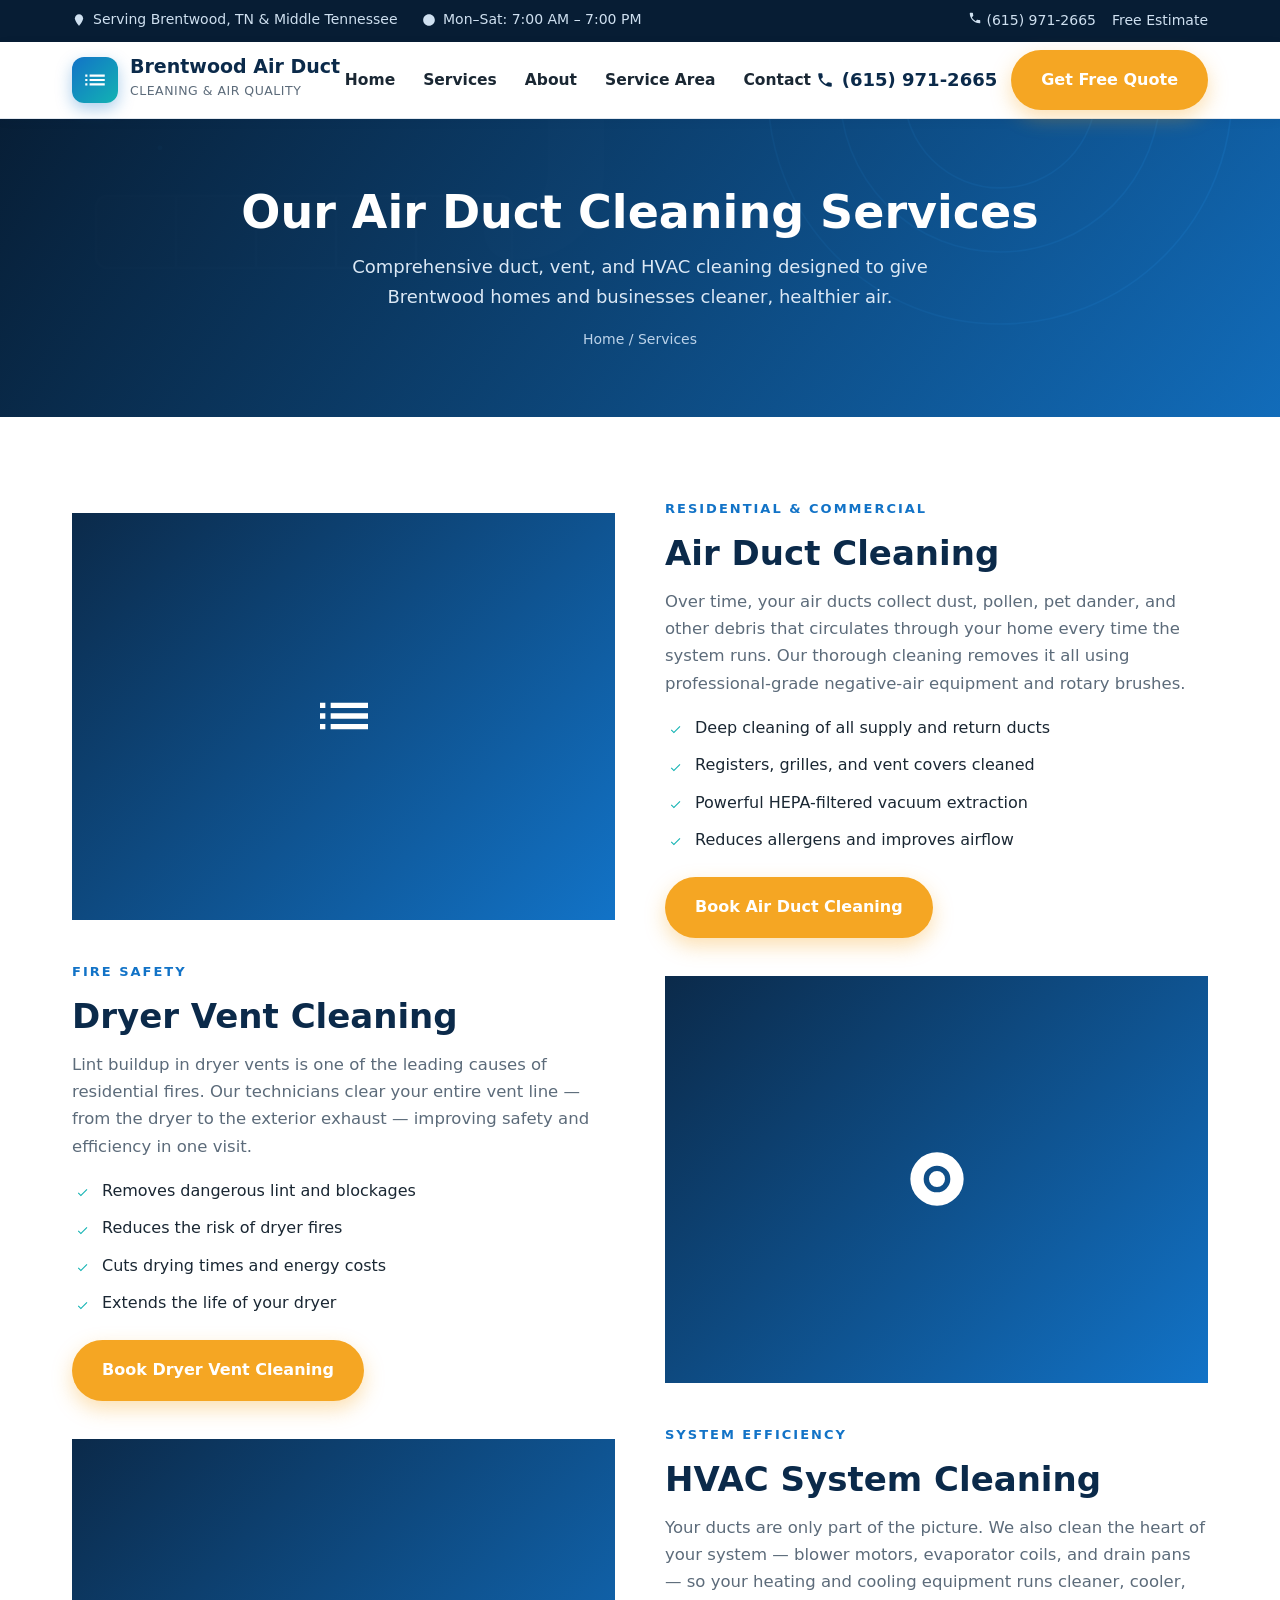
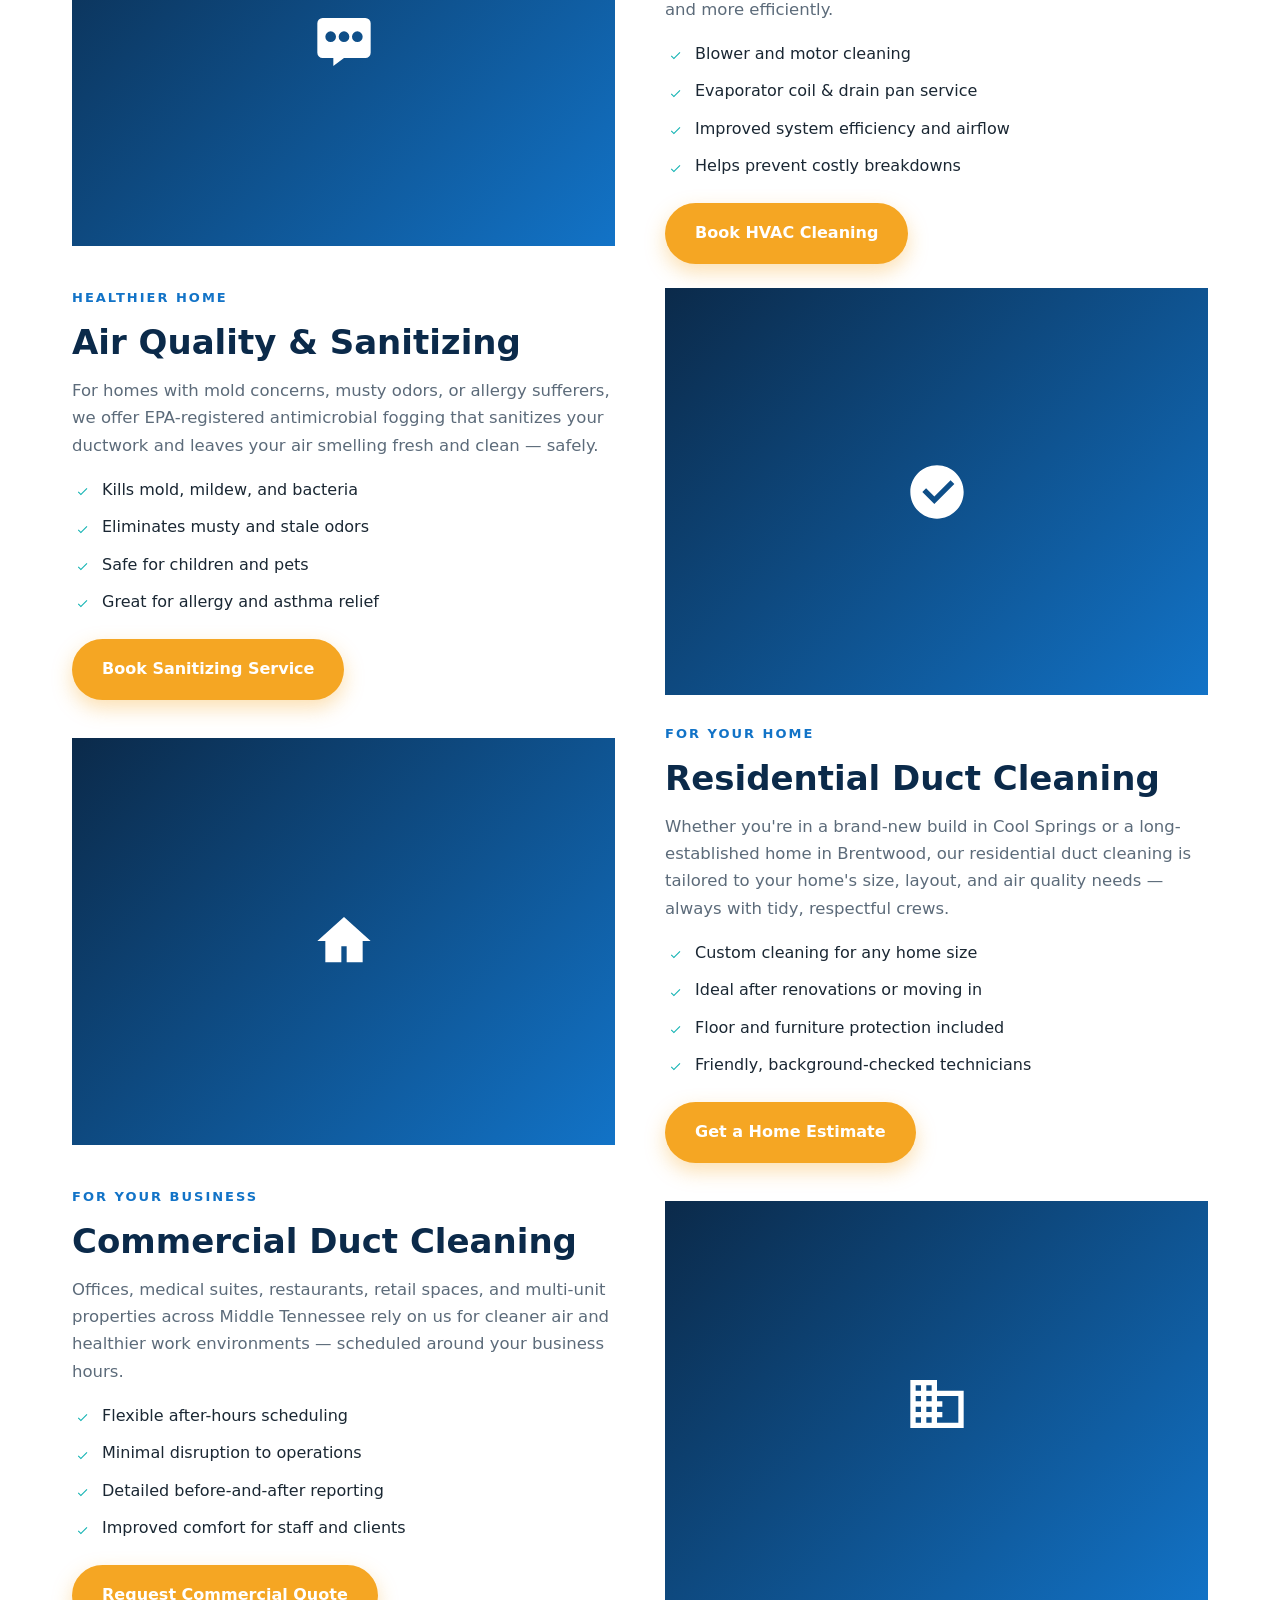
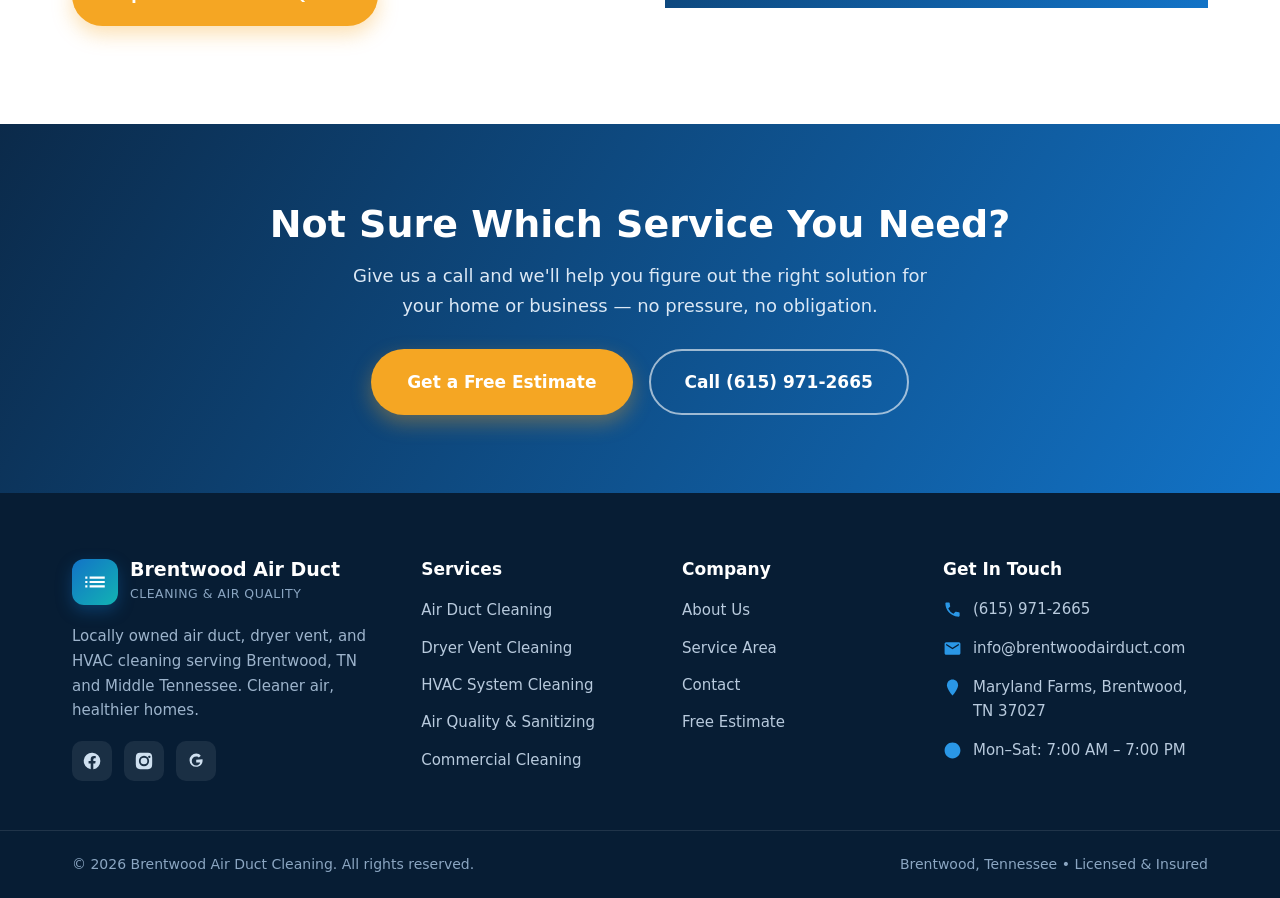
<file: services.html>
<!DOCTYPE html>
<html lang="en">
<head>
  <meta charset="UTF-8" />
  <meta name="viewport" content="width=device-width, initial-scale=1.0" />
  <title>Air Duct Cleaning Services in Brentwood, TN | Brentwood Air Duct Cleaning</title>
  <meta name="description" content="Explore our air duct cleaning services in Brentwood, TN: residential & commercial duct cleaning, dryer vent cleaning, HVAC cleaning, and air quality sanitizing. Free estimates." />
  <link rel="canonical" href="https://www.brentwoodairduct.com/services.html" />
  <link rel="icon" href="images/favicon.svg" type="image/svg+xml" />
  <link rel="stylesheet" href="css/styles.css" />
</head>
<body>

  <!-- Top bar -->
  <div class="topbar">
    <div class="container">
      <div class="topbar-left">
        <span><svg width="14" height="14" viewBox="0 0 24 24" fill="currentColor"><path d="M12 2C8.13 2 5 5.13 5 9c0 5.25 7 13 7 13s7-7.75 7-13c0-3.87-3.13-7-7-7z"/></svg> Serving Brentwood, TN &amp; Middle Tennessee</span>
        <span><svg width="14" height="14" viewBox="0 0 24 24" fill="currentColor"><path d="M11.99 2C6.47 2 2 6.48 2 12s4.47 10 9.99 10C17.52 22 22 17.52 22 12 22 6.48 17.52 2 11.99 2zM12.5 7H11v6l5.25 3.15.75-1.23-4.5-2.67z"/></svg> Mon–Sat: 7:00 AM – 7:00 PM</span>
      </div>
      <div class="topbar-right">
        <a href="tel:+16159712665"><svg width="14" height="14" viewBox="0 0 24 24" fill="currentColor"><path d="M6.62 10.79c1.44 2.83 3.76 5.14 6.59 6.59l2.2-2.2c.27-.27.67-.36 1.02-.24 1.12.37 2.33.57 3.57.57.55 0 1 .45 1 1V20c0 .55-.45 1-1 1-9.39 0-17-7.61-17-17 0-.55.45-1 1-1h3.5c.55 0 1 .45 1 1 0 1.25.2 2.45.57 3.57.11.35.03.74-.25 1.02l-2.2 2.2z"/></svg> (615) 971-2665</a>
        <a href="contact.html">Free Estimate</a>
      </div>
    </div>
  </div>

  <!-- Header -->
  <header class="site-header">
    <div class="container nav">
      <a href="index.html" class="brand">
        <span class="brand-mark" aria-hidden="true"><svg viewBox="0 0 24 24" fill="currentColor"><path d="M3 13h2v-2H3v2zm0 4h2v-2H3v2zm0-8h2V7H3v2zm4 4h14v-2H7v2zm0 4h14v-2H7v2zM7 7v2h14V7H7z"/></svg></span>
        <span class="brand-text"><b>Brentwood Air Duct</b><span>Cleaning &amp; Air Quality</span></span>
      </a>
      <ul class="nav-links">
        <li><a href="index.html">Home</a></li>
        <li><a href="services.html">Services</a></li>
        <li><a href="about.html">About</a></li>
        <li><a href="service-area.html">Service Area</a></li>
        <li><a href="contact.html">Contact</a></li>
      </ul>
      <div class="nav-cta">
        <a href="tel:+16159712665" class="nav-phone"><svg width="18" height="18" viewBox="0 0 24 24" fill="currentColor"><path d="M6.62 10.79c1.44 2.83 3.76 5.14 6.59 6.59l2.2-2.2c.27-.27.67-.36 1.02-.24 1.12.37 2.33.57 3.57.57.55 0 1 .45 1 1V20c0 .55-.45 1-1 1-9.39 0-17-7.61-17-17 0-.55.45-1 1-1h3.5c.55 0 1 .45 1 1 0 1.25.2 2.45.57 3.57.11.35.03.74-.25 1.02l-2.2 2.2z"/></svg> (615) 971-2665</a>
        <a href="contact.html" class="btn btn-primary">Get Free Quote</a>
      </div>
      <button class="nav-toggle" aria-label="Toggle menu"><span></span><span></span><span></span></button>
    </div>
  </header>

  <!-- Page hero -->
  <section class="page-hero">
    <div class="container">
      <h1>Our Air Duct Cleaning Services</h1>
      <p>Comprehensive duct, vent, and HVAC cleaning designed to give Brentwood homes and businesses cleaner, healthier air.</p>
      <div class="breadcrumb"><a href="index.html">Home</a> / Services</div>
    </div>
  </section>

  <!-- Service details -->
  <section>
    <div class="container">

      <div class="svc-detail" id="air-duct">
        <div class="svc-media"><div class="media-box"><svg width="64" height="64" viewBox="0 0 24 24" fill="currentColor"><path d="M3 13h2v-2H3v2zm4 0h14v-2H7v2zM3 17h2v-2H3v2zm4 0h14v-2H7v2zM3 9h2V7H3v2zm4 0h14V7H7v2z"/></svg></div></div>
        <div>
          <span class="eyebrow">Residential &amp; Commercial</span>
          <h2>Air Duct Cleaning</h2>
          <p>Over time, your air ducts collect dust, pollen, pet dander, and other debris that circulates through your home every time the system runs. Our thorough cleaning removes it all using professional-grade negative-air equipment and rotary brushes.</p>
          <ul class="check-list">
            <li>Deep cleaning of all supply and return ducts</li>
            <li>Registers, grilles, and vent covers cleaned</li>
            <li>Powerful HEPA-filtered vacuum extraction</li>
            <li>Reduces allergens and improves airflow</li>
          </ul>
          <a href="contact.html" class="btn btn-primary">Book Air Duct Cleaning</a>
        </div>
      </div>

      <div class="svc-detail rev" id="dryer-vent">
        <div class="svc-media"><div class="media-box"><svg width="64" height="64" viewBox="0 0 24 24" fill="currentColor"><path d="M12 2a10 10 0 1 0 10 10A10 10 0 0 0 12 2zm0 15a5 5 0 1 1 5-5 5 5 0 0 1-5 5zm0-8a3 3 0 1 0 3 3 3 3 0 0 0-3-3z"/></svg></div></div>
        <div>
          <span class="eyebrow">Fire Safety</span>
          <h2>Dryer Vent Cleaning</h2>
          <p>Lint buildup in dryer vents is one of the leading causes of residential fires. Our technicians clear your entire vent line — from the dryer to the exterior exhaust — improving safety and efficiency in one visit.</p>
          <ul class="check-list">
            <li>Removes dangerous lint and blockages</li>
            <li>Reduces the risk of dryer fires</li>
            <li>Cuts drying times and energy costs</li>
            <li>Extends the life of your dryer</li>
          </ul>
          <a href="contact.html" class="btn btn-primary">Book Dryer Vent Cleaning</a>
        </div>
      </div>

      <div class="svc-detail" id="hvac">
        <div class="svc-media"><div class="media-box"><svg width="64" height="64" viewBox="0 0 24 24" fill="currentColor"><path d="M20 3H4a2 2 0 0 0-2 2v11a2 2 0 0 0 2 2h4v3l4-3h8a2 2 0 0 0 2-2V5a2 2 0 0 0-2-2zM7 12a2 2 0 1 1 2-2 2 2 0 0 1-2 2zm5 0a2 2 0 1 1 2-2 2 2 0 0 1-2 2zm5 0a2 2 0 1 1 2-2 2 2 0 0 1-2 2z"/></svg></div></div>
        <div>
          <span class="eyebrow">System Efficiency</span>
          <h2>HVAC System Cleaning</h2>
          <p>Your ducts are only part of the picture. We also clean the heart of your system — blower motors, evaporator coils, and drain pans — so your heating and cooling equipment runs cleaner, cooler, and more efficiently.</p>
          <ul class="check-list">
            <li>Blower and motor cleaning</li>
            <li>Evaporator coil &amp; drain pan service</li>
            <li>Improved system efficiency and airflow</li>
            <li>Helps prevent costly breakdowns</li>
          </ul>
          <a href="contact.html" class="btn btn-primary">Book HVAC Cleaning</a>
        </div>
      </div>

      <div class="svc-detail rev" id="air-quality">
        <div class="svc-media"><div class="media-box"><svg width="64" height="64" viewBox="0 0 24 24" fill="currentColor"><path d="M12 2C6.48 2 2 6.48 2 12s4.48 10 10 10 10-4.48 10-10S17.52 2 12 2zm-1 14.5-4.5-4.5 1.41-1.41L11 13.67l6.09-6.09L18.5 9z"/></svg></div></div>
        <div>
          <span class="eyebrow">Healthier Home</span>
          <h2>Air Quality &amp; Sanitizing</h2>
          <p>For homes with mold concerns, musty odors, or allergy sufferers, we offer EPA-registered antimicrobial fogging that sanitizes your ductwork and leaves your air smelling fresh and clean — safely.</p>
          <ul class="check-list">
            <li>Kills mold, mildew, and bacteria</li>
            <li>Eliminates musty and stale odors</li>
            <li>Safe for children and pets</li>
            <li>Great for allergy and asthma relief</li>
          </ul>
          <a href="contact.html" class="btn btn-primary">Book Sanitizing Service</a>
        </div>
      </div>

      <div class="svc-detail" id="residential">
        <div class="svc-media"><div class="media-box"><svg width="64" height="64" viewBox="0 0 24 24" fill="currentColor"><path d="M12 3 2 12h3v8h6v-6h2v6h6v-8h3L12 3z"/></svg></div></div>
        <div>
          <span class="eyebrow">For Your Home</span>
          <h2>Residential Duct Cleaning</h2>
          <p>Whether you're in a brand-new build in Cool Springs or a long-established home in Brentwood, our residential duct cleaning is tailored to your home's size, layout, and air quality needs — always with tidy, respectful crews.</p>
          <ul class="check-list">
            <li>Custom cleaning for any home size</li>
            <li>Ideal after renovations or moving in</li>
            <li>Floor and furniture protection included</li>
            <li>Friendly, background-checked technicians</li>
          </ul>
          <a href="contact.html" class="btn btn-primary">Get a Home Estimate</a>
        </div>
      </div>

      <div class="svc-detail rev" id="commercial">
        <div class="svc-media"><div class="media-box"><svg width="64" height="64" viewBox="0 0 24 24" fill="currentColor"><path d="M12 7V3H2v18h20V7H12zM6 19H4v-2h2v2zm0-4H4v-2h2v2zm0-4H4V9h2v2zm0-4H4V5h2v2zm4 12H8v-2h2v2zm0-4H8v-2h2v2zm0-4H8V9h2v2zm0-4H8V5h2v2zm10 12h-8v-2h2v-2h-2v-2h2v-2h-2V9h8v10z"/></svg></div></div>
        <div>
          <span class="eyebrow">For Your Business</span>
          <h2>Commercial Duct Cleaning</h2>
          <p>Offices, medical suites, restaurants, retail spaces, and multi-unit properties across Middle Tennessee rely on us for cleaner air and healthier work environments — scheduled around your business hours.</p>
          <ul class="check-list">
            <li>Flexible after-hours scheduling</li>
            <li>Minimal disruption to operations</li>
            <li>Detailed before-and-after reporting</li>
            <li>Improved comfort for staff and clients</li>
          </ul>
          <a href="contact.html" class="btn btn-primary">Request Commercial Quote</a>
        </div>
      </div>

    </div>
  </section>

  <!-- CTA band -->
  <section class="cta-band">
    <div class="container">
      <h2>Not Sure Which Service You Need?</h2>
      <p>Give us a call and we'll help you figure out the right solution for your home or business — no pressure, no obligation.</p>
      <div class="cta-actions">
        <a href="contact.html" class="btn btn-primary btn-lg">Get a Free Estimate</a>
        <a href="tel:+16159712665" class="btn btn-outline btn-lg">Call (615) 971-2665</a>
      </div>
    </div>
  </section>

  <!-- Footer -->
  <footer class="site-footer">
    <div class="container footer-grid">
      <div class="footer-brand">
        <a href="index.html" class="brand">
          <span class="brand-mark" aria-hidden="true"><svg viewBox="0 0 24 24" fill="currentColor"><path d="M3 13h2v-2H3v2zm0 4h2v-2H3v2zm0-8h2V7H3v2zm4 4h14v-2H7v2zm0 4h14v-2H7v2zM7 7v2h14V7H7z"/></svg></span>
          <span class="brand-text"><b>Brentwood Air Duct</b><span>Cleaning &amp; Air Quality</span></span>
        </a>
        <p>Locally owned air duct, dryer vent, and HVAC cleaning serving Brentwood, TN and Middle Tennessee. Cleaner air, healthier homes.</p>
        <div class="footer-social">
          <a href="#" aria-label="Facebook"><svg viewBox="0 0 24 24" fill="currentColor"><path d="M22 12a10 10 0 1 0-11.56 9.88v-6.99H7.9V12h2.54V9.8c0-2.5 1.49-3.89 3.78-3.89 1.09 0 2.24.2 2.24.2v2.46h-1.26c-1.24 0-1.63.77-1.63 1.56V12h2.78l-.44 2.89h-2.34v6.99A10 10 0 0 0 22 12z"/></svg></a>
          <a href="#" aria-label="Instagram"><svg viewBox="0 0 24 24" fill="currentColor"><path d="M12 2.16c3.2 0 3.58 0 4.85.07 3.25.15 4.77 1.69 4.92 4.92.06 1.27.07 1.65.07 4.85s0 3.58-.07 4.85c-.15 3.23-1.66 4.77-4.92 4.92-1.27.06-1.65.07-4.85.07s-3.58 0-4.85-.07c-3.26-.15-4.77-1.7-4.92-4.92-.06-1.27-.07-1.65-.07-4.85s0-3.58.07-4.85C2.38 3.92 3.9 2.38 7.15 2.23 8.42 2.17 8.8 2.16 12 2.16zm0 3.68a6.16 6.16 0 1 0 0 12.32 6.16 6.16 0 0 0 0-12.32zm0 10.16a4 4 0 1 1 0-8 4 4 0 0 1 0 8zm6.41-10.4a1.44 1.44 0 1 0 0 2.88 1.44 1.44 0 0 0 0-2.88z"/></svg></a>
          <a href="#" aria-label="Google"><svg viewBox="0 0 24 24" fill="currentColor"><path d="M12.24 10.4v3.36h4.71c-.19 1.22-1.4 3.58-4.71 3.58a5.34 5.34 0 0 1 0-10.68c1.58 0 2.63.67 3.24 1.24l2.21-2.13C16.46 3.9 14.55 3 12.24 3a8 8 0 1 0 0 16c4.62 0 7.68-3.25 7.68-7.83 0-.53-.06-.93-.13-1.33z"/></svg></a>
        </div>
      </div>
      <div>
        <h4>Services</h4>
        <ul class="footer-links">
          <li><a href="services.html#air-duct">Air Duct Cleaning</a></li>
          <li><a href="services.html#dryer-vent">Dryer Vent Cleaning</a></li>
          <li><a href="services.html#hvac">HVAC System Cleaning</a></li>
          <li><a href="services.html#air-quality">Air Quality &amp; Sanitizing</a></li>
          <li><a href="services.html#commercial">Commercial Cleaning</a></li>
        </ul>
      </div>
      <div>
        <h4>Company</h4>
        <ul class="footer-links">
          <li><a href="about.html">About Us</a></li>
          <li><a href="service-area.html">Service Area</a></li>
          <li><a href="contact.html">Contact</a></li>
          <li><a href="contact.html">Free Estimate</a></li>
        </ul>
      </div>
      <div>
        <h4>Get In Touch</h4>
        <ul class="footer-contact">
          <li><svg viewBox="0 0 24 24" fill="currentColor"><path d="M6.62 10.79c1.44 2.83 3.76 5.14 6.59 6.59l2.2-2.2c.27-.27.67-.36 1.02-.24 1.12.37 2.33.57 3.57.57.55 0 1 .45 1 1V20c0 .55-.45 1-1 1-9.39 0-17-7.61-17-17 0-.55.45-1 1-1h3.5c.55 0 1 .45 1 1 0 1.25.2 2.45.57 3.57.11.35.03.74-.25 1.02l-2.2 2.2z"/></svg> <a href="tel:+16159712665">(615) 971-2665</a></li>
          <li><svg viewBox="0 0 24 24" fill="currentColor"><path d="M20 4H4c-1.1 0-2 .9-2 2v12c0 1.1.9 2 2 2h16c1.1 0 2-.9 2-2V6c0-1.1-.9-2-2-2zm0 4-8 5-8-5V6l8 5 8-5v2z"/></svg> <a href="mailto:info@brentwoodairduct.com">info@brentwoodairduct.com</a></li>
          <li><svg viewBox="0 0 24 24" fill="currentColor"><path d="M12 2C8.13 2 5 5.13 5 9c0 5.25 7 13 7 13s7-7.75 7-13c0-3.87-3.13-7-7-7z"/></svg> Maryland Farms, Brentwood, TN 37027</li>
          <li><svg viewBox="0 0 24 24" fill="currentColor"><path d="M11.99 2C6.47 2 2 6.48 2 12s4.47 10 9.99 10C17.52 22 22 17.52 22 12 22 6.48 17.52 2 11.99 2zM12.5 7H11v6l5.25 3.15.75-1.23-4.5-2.67z"/></svg> Mon–Sat: 7:00 AM – 7:00 PM</li>
        </ul>
      </div>
    </div>
    <div class="footer-bottom">
      <div class="container">
        <span>© <span data-year>2026</span> Brentwood Air Duct Cleaning. All rights reserved.</span>
        <span>Brentwood, Tennessee • Licensed &amp; Insured</span>
      </div>
    </div>
  </footer>

  <a href="tel:+16159712665" class="float-call" aria-label="Call now"><svg viewBox="0 0 24 24" fill="currentColor"><path d="M6.62 10.79c1.44 2.83 3.76 5.14 6.59 6.59l2.2-2.2c.27-.27.67-.36 1.02-.24 1.12.37 2.33.57 3.57.57.55 0 1 .45 1 1V20c0 .55-.45 1-1 1-9.39 0-17-7.61-17-17 0-.55.45-1 1-1h3.5c.55 0 1 .45 1 1 0 1.25.2 2.45.57 3.57.11.35.03.74-.25 1.02l-2.2 2.2z"/></svg></a>
  <script src="js/main.js"></script>
</body>
</html>
</file>
<file: css/styles.css>
/* ==========================================================================
   Brentwood Air Duct Cleaning — Stylesheet
   ========================================================================== */

:root {
  --navy: #0b2a4a;
  --navy-dark: #071d34;
  --blue: #1273c7;
  --blue-light: #2a97e6;
  --sky: #e8f2fb;
  --teal: #12b3b3;
  --accent: #f5a623;
  --accent-dark: #e08e0b;
  --ink: #1a2733;
  --muted: #5c6b7a;
  --line: #e2e8ef;
  --bg: #ffffff;
  --bg-soft: #f6f9fc;
  --white: #ffffff;
  --radius: 14px;
  --radius-sm: 8px;
  --shadow-sm: 0 2px 10px rgba(11, 42, 74, 0.06);
  --shadow: 0 10px 30px rgba(11, 42, 74, 0.1);
  --shadow-lg: 0 24px 60px rgba(11, 42, 74, 0.18);
  --maxw: 1180px;
  --font: "Segoe UI", system-ui, -apple-system, Roboto, Helvetica, Arial, sans-serif;
  --head: "Segoe UI", system-ui, -apple-system, Roboto, Helvetica, Arial, sans-serif;
}

* { margin: 0; padding: 0; box-sizing: border-box; }

html { scroll-behavior: smooth; }

body {
  font-family: var(--font);
  color: var(--ink);
  line-height: 1.65;
  background: var(--bg);
  -webkit-font-smoothing: antialiased;
}

img { max-width: 100%; display: block; }

a { color: var(--blue); text-decoration: none; transition: color .2s ease; }
a:hover { color: var(--blue-light); }

h1, h2, h3, h4 { font-family: var(--head); line-height: 1.2; color: var(--navy); font-weight: 700; }

.container { width: 100%; max-width: var(--maxw); margin: 0 auto; padding: 0 22px; }

section { padding: 78px 0; }

.eyebrow {
  display: inline-block;
  text-transform: uppercase;
  letter-spacing: 2px;
  font-size: 13px;
  font-weight: 700;
  color: var(--blue);
  margin-bottom: 14px;
}

.section-head { max-width: 720px; margin: 0 auto 50px; text-align: center; }
.section-head h2 { font-size: clamp(28px, 4vw, 40px); margin-bottom: 14px; }
.section-head p { color: var(--muted); font-size: 18px; }

/* ---------- Buttons ---------- */
.btn {
  display: inline-flex;
  align-items: center;
  gap: 9px;
  font-weight: 700;
  font-size: 16px;
  padding: 15px 28px;
  border-radius: 50px;
  cursor: pointer;
  border: 2px solid transparent;
  transition: transform .18s ease, box-shadow .18s ease, background .2s ease;
  white-space: nowrap;
}
.btn-primary { background: var(--accent); color: #fff; box-shadow: 0 8px 20px rgba(245, 166, 35, .35); }
.btn-primary:hover { background: var(--accent-dark); color: #fff; transform: translateY(-2px); box-shadow: 0 12px 26px rgba(245, 166, 35, .45); }
.btn-outline { background: transparent; color: #fff; border-color: rgba(255,255,255,.6); }
.btn-outline:hover { background: rgba(255,255,255,.12); color: #fff; border-color: #fff; }
.btn-blue { background: var(--blue); color: #fff; box-shadow: 0 8px 20px rgba(18,115,199,.3); }
.btn-blue:hover { background: var(--navy); color: #fff; transform: translateY(-2px); }
.btn-lg { padding: 17px 34px; font-size: 17px; }

/* ---------- Top bar ---------- */
.topbar {
  background: var(--navy-dark);
  color: #cfe0f0;
  font-size: 14px;
}
.topbar .container { display: flex; justify-content: space-between; align-items: center; min-height: 42px; flex-wrap: wrap; gap: 6px; }
.topbar a { color: #cfe0f0; }
.topbar a:hover { color: #fff; }
.topbar-left span { margin-right: 20px; display: inline-flex; align-items: center; gap: 7px; }
.topbar-right { display: inline-flex; gap: 16px; align-items: center; }

/* ---------- Header / Nav ---------- */
.site-header {
  position: sticky;
  top: 0;
  z-index: 100;
  background: rgba(255,255,255,.96);
  backdrop-filter: blur(8px);
  border-bottom: 1px solid var(--line);
  box-shadow: var(--shadow-sm);
}
.nav { display: flex; align-items: center; justify-content: space-between; min-height: 76px; }
.brand { display: flex; align-items: center; gap: 12px; }
.brand-mark {
  width: 46px; height: 46px; border-radius: 12px; flex-shrink: 0;
  background: linear-gradient(135deg, var(--blue), var(--teal));
  display: grid; place-items: center; color: #fff;
  box-shadow: 0 6px 16px rgba(18,115,199,.35);
}
.brand-mark svg { width: 26px; height: 26px; }
.brand-text b { display: block; font-size: 19px; color: var(--navy); line-height: 1.1; font-weight: 800; }
.brand-text span { font-size: 12.5px; color: var(--muted); letter-spacing: .5px; text-transform: uppercase; }

.nav-links { display: flex; align-items: center; gap: 28px; list-style: none; }
.nav-links a { color: var(--ink); font-weight: 600; font-size: 15.5px; }
.nav-links a:hover, .nav-links a.active { color: var(--blue); }
.nav-cta { display: flex; align-items: center; gap: 14px; }
.nav-phone { font-weight: 800; color: var(--navy); font-size: 18px; display: inline-flex; align-items: center; gap: 8px; }
.nav-phone:hover { color: var(--blue); }

.nav-toggle { display: none; background: none; border: 0; cursor: pointer; padding: 8px; }
.nav-toggle span { display: block; width: 26px; height: 3px; background: var(--navy); border-radius: 3px; margin: 5px 0; transition: .3s; }

/* ---------- Hero ---------- */
.hero {
  position: relative;
  color: #fff;
  padding: 90px 0 96px;
  background:
    linear-gradient(120deg, rgba(7,29,52,.94) 0%, rgba(11,42,74,.86) 45%, rgba(18,115,199,.72) 100%),
    url("../images/hero.svg") center/cover no-repeat;
  overflow: hidden;
}
.hero-grid { display: grid; grid-template-columns: 2fr 3fr; gap: 48px; align-items: center; }
.hero-badge {
  display: inline-flex; align-items: center; gap: 8px;
  background: rgba(255,255,255,.14); border: 1px solid rgba(255,255,255,.28);
  padding: 7px 15px; border-radius: 50px; font-size: 14px; font-weight: 600; margin-bottom: 22px;
}
.hero h1 { color: #fff; font-size: clamp(34px, 5vw, 56px); font-weight: 800; margin-bottom: 20px; }
.hero h1 span { color: var(--accent); }
.hero p.lead { font-size: 19px; color: #dbe8f5; max-width: 560px; margin-bottom: 30px; }
.hero-actions { display: flex; gap: 16px; flex-wrap: wrap; margin-bottom: 34px; }
.hero-trust { display: flex; gap: 26px; flex-wrap: wrap; }
.hero-trust div { display: flex; align-items: center; gap: 10px; font-size: 15px; color: #eaf2fb; }
.hero-trust svg { width: 22px; height: 22px; color: var(--accent); flex-shrink: 0; }

/* Hero form card */
.hero-card {
  background: #fff; color: var(--ink); border-radius: 18px; padding: 30px 28px;
  box-shadow: var(--shadow-lg);
}
.hero-card h3 { font-size: 22px; margin-bottom: 6px; }
.hero-card p { color: var(--muted); font-size: 15px; margin-bottom: 20px; }
.form-row { margin-bottom: 14px; }
.form-row.two { display: grid; grid-template-columns: 1fr 1fr; gap: 12px; }
.hero-card label { font-size: 13px; font-weight: 600; color: var(--navy); display: block; margin-bottom: 5px; }
.hero-card input, .hero-card select, .hero-card textarea {
  width: 100%; padding: 12px 14px; border: 1.5px solid var(--line); border-radius: 10px;
  font-size: 15px; font-family: inherit; color: var(--ink); background: var(--bg-soft);
  transition: border .2s ease, box-shadow .2s ease;
}
.hero-card input:focus, .hero-card select:focus, .hero-card textarea:focus {
  outline: none; border-color: var(--blue); box-shadow: 0 0 0 3px rgba(18,115,199,.14); background: #fff;
}
.hero-card .btn { width: 100%; justify-content: center; margin-top: 6px; }
.form-note { font-size: 12.5px; color: var(--muted); text-align: center; margin-top: 12px; }

/* ---------- Trust bar ---------- */
.trustbar { background: var(--navy); color: #fff; padding: 26px 0; }
.trustbar .container { display: grid; grid-template-columns: repeat(4, 1fr); gap: 24px; text-align: center; }
.trust-stat b { display: block; font-size: 34px; color: var(--accent); font-weight: 800; line-height: 1; }
.trust-stat span { font-size: 14.5px; color: #cfe0f0; }

/* ---------- Services ---------- */
.services { background: var(--bg-soft); }
.cards { display: grid; grid-template-columns: repeat(3, 1fr); gap: 26px; }
.card {
  background: #fff; border: 1px solid var(--line); border-radius: var(--radius);
  padding: 32px 28px; box-shadow: var(--shadow-sm);
  transition: transform .22s ease, box-shadow .22s ease, border-color .22s ease;
}
.card:hover { transform: translateY(-6px); box-shadow: var(--shadow); border-color: transparent; }
.card-icon {
  width: 60px; height: 60px; border-radius: 14px; margin-bottom: 20px;
  background: linear-gradient(135deg, var(--sky), #d3e8fa);
  display: grid; place-items: center; color: var(--blue);
}
.card-icon svg { width: 32px; height: 32px; }
.card h3 { font-size: 21px; margin-bottom: 10px; }
.card p { color: var(--muted); font-size: 15.5px; margin-bottom: 16px; }
.card .card-link { font-weight: 700; font-size: 15px; display: inline-flex; align-items: center; gap: 6px; }
.card ul { list-style: none; margin-bottom: 4px; }
.card ul li { position: relative; padding-left: 26px; margin-bottom: 8px; color: var(--muted); font-size: 15px; }
.card ul li::before {
  content: ""; position: absolute; left: 0; top: 7px; width: 16px; height: 16px;
  background: var(--teal); border-radius: 50%;
  -webkit-mask: url("data:image/svg+xml;utf8,<svg xmlns='http://www.w3.org/2000/svg' viewBox='0 0 24 24' fill='white'><path d='M9 16.17 4.83 12l-1.42 1.41L9 19 21 7l-1.41-1.41z'/></svg>") center/12px no-repeat;
  mask: url("data:image/svg+xml;utf8,<svg xmlns='http://www.w3.org/2000/svg' viewBox='0 0 24 24' fill='white'><path d='M9 16.17 4.83 12l-1.42 1.41L9 19 21 7l-1.41-1.41z'/></svg>") center/12px no-repeat;
}

/* ---------- About / Why ---------- */
.split { display: grid; grid-template-columns: 1fr 1fr; gap: 56px; align-items: center; }
.split-media { position: relative; }
.split-media img, .split-media .media-box {
  border-radius: var(--radius); box-shadow: var(--shadow); width: 100%;
}
.media-box {
  aspect-ratio: 4/3; background: linear-gradient(135deg, var(--navy), var(--blue));
  display: grid; place-items: center; color: #fff; text-align: center; padding: 30px;
}
.split h2 { font-size: clamp(28px, 4vw, 38px); margin-bottom: 18px; }
.split > div > p { color: var(--muted); font-size: 17px; margin-bottom: 18px; }
.feature-list { list-style: none; margin: 24px 0 30px; }
.feature-list li { display: flex; gap: 14px; margin-bottom: 18px; }
.feature-list .fi {
  flex-shrink: 0; width: 42px; height: 42px; border-radius: 10px;
  background: var(--sky); color: var(--blue); display: grid; place-items: center;
}
.feature-list .fi svg { width: 22px; height: 22px; }
.feature-list b { display: block; color: var(--navy); font-size: 16.5px; }
.feature-list span { color: var(--muted); font-size: 15px; }

.badge-float {
  position: absolute; bottom: -24px; right: -18px; background: #fff; border-radius: 14px;
  box-shadow: var(--shadow); padding: 18px 22px; display: flex; align-items: center; gap: 14px;
}
.badge-float .bf-num { font-size: 30px; font-weight: 800; color: var(--blue); }
.badge-float span { font-size: 14px; color: var(--muted); line-height: 1.3; }

/* ---------- Process ---------- */
.process { background: var(--bg-soft); }
.steps { display: grid; grid-template-columns: repeat(4, 1fr); gap: 24px; }
.step { text-align: center; position: relative; padding: 0 10px; }
.step-num {
  width: 64px; height: 64px; margin: 0 auto 20px; border-radius: 50%;
  background: linear-gradient(135deg, var(--blue), var(--teal)); color: #fff;
  display: grid; place-items: center; font-size: 24px; font-weight: 800;
  box-shadow: 0 10px 22px rgba(18,115,199,.3);
}
.step h3 { font-size: 19px; margin-bottom: 8px; }
.step p { color: var(--muted); font-size: 15px; }

/* ---------- Before/After / CTA band ---------- */
.cta-band {
  background: linear-gradient(120deg, var(--navy) 0%, var(--blue) 100%);
  color: #fff; text-align: center; border-radius: 0;
}
.cta-band h2 { color: #fff; font-size: clamp(26px, 4vw, 38px); margin-bottom: 14px; }
.cta-band p { color: #dbe8f5; font-size: 18px; max-width: 620px; margin: 0 auto 28px; }
.cta-actions { display: flex; gap: 16px; justify-content: center; flex-wrap: wrap; }

/* ---------- Testimonials ---------- */
.reviews { background: var(--bg-soft); }
.review-grid { display: grid; grid-template-columns: repeat(3, 1fr); gap: 26px; }
.review {
  background: #fff; border: 1px solid var(--line); border-radius: var(--radius);
  padding: 30px 28px; box-shadow: var(--shadow-sm);
}
.stars { color: var(--accent); font-size: 18px; margin-bottom: 14px; letter-spacing: 2px; }
.review p { font-size: 16px; color: var(--ink); margin-bottom: 20px; font-style: italic; }
.review-author { display: flex; align-items: center; gap: 12px; }
.review-author .avatar {
  width: 44px; height: 44px; border-radius: 50%; background: linear-gradient(135deg, var(--blue), var(--teal));
  color: #fff; display: grid; place-items: center; font-weight: 700; font-size: 17px;
}
.review-author b { display: block; color: var(--navy); font-size: 15.5px; }
.review-author span { font-size: 13.5px; color: var(--muted); }

/* ---------- Service area ---------- */
.area-grid { display: grid; grid-template-columns: 1fr 1fr; gap: 50px; align-items: center; }
.area-list { display: flex; flex-wrap: wrap; gap: 12px; margin-top: 24px; }
.area-list span {
  background: #fff; border: 1px solid var(--line); border-radius: 50px; padding: 9px 18px;
  font-size: 15px; font-weight: 600; color: var(--navy); box-shadow: var(--shadow-sm);
  display: inline-flex; align-items: center; gap: 7px;
}
.area-list span svg { width: 15px; height: 15px; color: var(--blue); }
.area-map { border-radius: var(--radius); overflow: hidden; box-shadow: var(--shadow); min-height: 340px; }
.area-map iframe { width: 100%; height: 100%; min-height: 340px; border: 0; display: block; }

/* ---------- FAQ ---------- */
.faq-wrap { max-width: 820px; margin: 0 auto; }
.faq-item { border: 1px solid var(--line); border-radius: var(--radius-sm); margin-bottom: 14px; background: #fff; overflow: hidden; }
.faq-q {
  width: 100%; text-align: left; background: none; border: 0; cursor: pointer;
  padding: 20px 24px; font-size: 17px; font-weight: 700; color: var(--navy);
  display: flex; justify-content: space-between; align-items: center; gap: 16px; font-family: inherit;
}
.faq-q:hover { color: var(--blue); }
.faq-q .ico { flex-shrink: 0; width: 24px; height: 24px; transition: transform .3s ease; color: var(--blue); }
.faq-item.open .faq-q .ico { transform: rotate(45deg); }
.faq-a { max-height: 0; overflow: hidden; transition: max-height .3s ease; }
.faq-a p { padding: 0 24px 22px; color: var(--muted); font-size: 15.5px; }

/* ---------- Contact page ---------- */
.contact-grid { display: grid; grid-template-columns: 1fr 1fr; gap: 44px; align-items: start; }
.contact-info .ci-item { display: flex; gap: 16px; margin-bottom: 26px; align-items: flex-start; }
.contact-info .ci-icon {
  flex-shrink: 0; width: 52px; height: 52px; border-radius: 12px;
  background: linear-gradient(135deg, var(--blue), var(--teal)); color: #fff; display: grid; place-items: center;
}
.contact-info .ci-icon svg { width: 24px; height: 24px; }
.contact-info b { display: block; color: var(--navy); font-size: 17px; margin-bottom: 3px; }
.contact-info p, .contact-info a { color: var(--muted); font-size: 15.5px; }
.contact-form-card {
  background: #fff; border: 1px solid var(--line); border-radius: var(--radius);
  padding: 34px 32px; box-shadow: var(--shadow);
}
.contact-form-card h3 { font-size: 24px; margin-bottom: 6px; }
.contact-form-card > p { color: var(--muted); margin-bottom: 24px; }
.field { margin-bottom: 18px; }
.field label { display: block; font-size: 14px; font-weight: 600; color: var(--navy); margin-bottom: 6px; }
.field input, .field select, .field textarea {
  width: 100%; padding: 13px 15px; border: 1.5px solid var(--line); border-radius: 10px;
  font-size: 15px; font-family: inherit; background: var(--bg-soft); color: var(--ink);
  transition: border .2s ease, box-shadow .2s ease;
}
.field input:focus, .field select:focus, .field textarea:focus {
  outline: none; border-color: var(--blue); box-shadow: 0 0 0 3px rgba(18,115,199,.14); background: #fff;
}
.field.two { display: grid; grid-template-columns: 1fr 1fr; gap: 14px; }
.form-success {
  display: none; background: #e7f7ee; border: 1px solid #9bdcb6; color: #14743f;
  padding: 16px 18px; border-radius: 10px; font-weight: 600; margin-bottom: 18px;
}
.form-success.show { display: block; }

/* ---------- Page hero (subpages) ---------- */
.page-hero {
  background: linear-gradient(120deg, rgba(7,29,52,.95), rgba(18,115,199,.8)), url("../images/hero.svg") center/cover no-repeat;
  color: #fff; padding: 66px 0; text-align: center;
}
.page-hero h1 { color: #fff; font-size: clamp(30px, 4.5vw, 46px); margin-bottom: 12px; }
.page-hero p { color: #dbe8f5; font-size: 18px; max-width: 640px; margin: 0 auto; }
.breadcrumb { margin-top: 16px; font-size: 14px; color: #bcd3ea; }
.breadcrumb a { color: #bcd3ea; }
.breadcrumb a:hover { color: #fff; }

/* ---------- Service detail sections ---------- */
.svc-detail { display: grid; grid-template-columns: 1fr 1fr; gap: 50px; align-items: center; margin-bottom: 20px; }
.svc-detail.rev .svc-media { order: 2; }
.svc-media .media-box { aspect-ratio: 4/3; }
.svc-detail h2 { font-size: clamp(26px, 3.5vw, 34px); margin-bottom: 14px; }
.svc-detail p { color: var(--muted); font-size: 16.5px; margin-bottom: 16px; }
.check-list { list-style: none; margin: 18px 0 24px; }
.check-list li { position: relative; padding-left: 30px; margin-bottom: 11px; color: var(--ink); font-size: 16px; }
.check-list li::before {
  content: ""; position: absolute; left: 0; top: 5px; width: 20px; height: 20px; border-radius: 50%;
  background: var(--teal);
  -webkit-mask: url("data:image/svg+xml;utf8,<svg xmlns='http://www.w3.org/2000/svg' viewBox='0 0 24 24' fill='white'><path d='M9 16.17 4.83 12l-1.42 1.41L9 19 21 7l-1.41-1.41z'/></svg>") center/13px no-repeat;
  mask: url("data:image/svg+xml;utf8,<svg xmlns='http://www.w3.org/2000/svg' viewBox='0 0 24 24' fill='white'><path d='M9 16.17 4.83 12l-1.42 1.41L9 19 21 7l-1.41-1.41z'/></svg>") center/13px no-repeat;
}

/* ---------- Footer ---------- */
.site-footer { background: var(--navy-dark); color: #b8cadd; padding: 66px 0 0; }
.footer-grid { display: grid; grid-template-columns: 1.4fr 1fr 1fr 1.2fr; gap: 40px; padding-bottom: 46px; }
.footer-grid h4 { color: #fff; font-size: 17px; margin-bottom: 18px; }
.footer-brand .brand-text b { color: #fff; }
.footer-brand .brand-text span { color: #8ba6c2; }
.footer-brand p { margin: 18px 0; font-size: 15px; color: #9db4cc; }
.footer-social { display: flex; gap: 12px; }
.footer-social a {
  width: 40px; height: 40px; border-radius: 10px; background: rgba(255,255,255,.08);
  display: grid; place-items: center; color: #cfe0f0;
}
.footer-social a:hover { background: var(--blue); color: #fff; }
.footer-social svg { width: 20px; height: 20px; }
.footer-links { list-style: none; }
.footer-links li { margin-bottom: 11px; }
.footer-links a { color: #b8cadd; font-size: 15px; }
.footer-links a:hover { color: #fff; }
.footer-contact li { display: flex; gap: 11px; margin-bottom: 14px; font-size: 15px; color: #b8cadd; align-items: flex-start; }
.footer-contact svg { width: 19px; height: 19px; color: var(--blue-light); flex-shrink: 0; margin-top: 3px; }
.footer-contact a { color: #b8cadd; }
.footer-contact a:hover { color: #fff; }
.footer-bottom {
  border-top: 1px solid rgba(255,255,255,.1); padding: 22px 0; text-align: center;
  font-size: 14px; color: #8ba6c2;
}
.footer-bottom .container { display: flex; justify-content: space-between; flex-wrap: wrap; gap: 8px; }

/* ---------- Floating call button (mobile) ---------- */
.float-call {
  position: fixed; bottom: 20px; right: 20px; z-index: 90; display: none;
  background: var(--accent); color: #fff; width: 60px; height: 60px; border-radius: 50%;
  place-items: center; box-shadow: 0 10px 24px rgba(245,166,35,.5);
}
.float-call svg { width: 28px; height: 28px; }

/* ---------- Responsive ---------- */
@media (max-width: 980px) {
  .hero-grid { grid-template-columns: 1fr; gap: 40px; }
  .split, .area-grid, .contact-grid, .svc-detail { grid-template-columns: 1fr; gap: 34px; }
  .svc-detail.rev .svc-media { order: 0; }
  .cards, .review-grid { grid-template-columns: repeat(2, 1fr); }
  .steps { grid-template-columns: repeat(2, 1fr); gap: 34px 20px; }
  .footer-grid { grid-template-columns: 1fr 1fr; gap: 34px; }
  .badge-float { right: 12px; }
}

@media (max-width: 760px) {
  section { padding: 56px 0; }
  .nav-links, .nav-cta { display: none; }
  .nav-toggle { display: block; }
  .site-header.open .nav-links {
    display: flex; position: absolute; top: 76px; left: 0; right: 0; flex-direction: column;
    background: #fff; padding: 18px 22px; gap: 6px; border-bottom: 1px solid var(--line);
    box-shadow: var(--shadow);
  }
  .site-header.open .nav-links a { padding: 12px 0; border-bottom: 1px solid var(--line); width: 100%; }
  .trustbar .container { grid-template-columns: repeat(2, 1fr); gap: 28px 20px; }
  .cards, .review-grid { grid-template-columns: 1fr; }
  .footer-grid { grid-template-columns: 1fr; }
  .form-row.two, .field.two { grid-template-columns: 1fr; }
  .topbar-left span:nth-child(2) { display: none; }
  .float-call { display: grid; }
  .hero { padding: 60px 0 70px; }
}

@media (max-width: 420px) {
  .topbar { font-size: 12.5px; }
  .steps { grid-template-columns: 1fr; }
}
</file>
